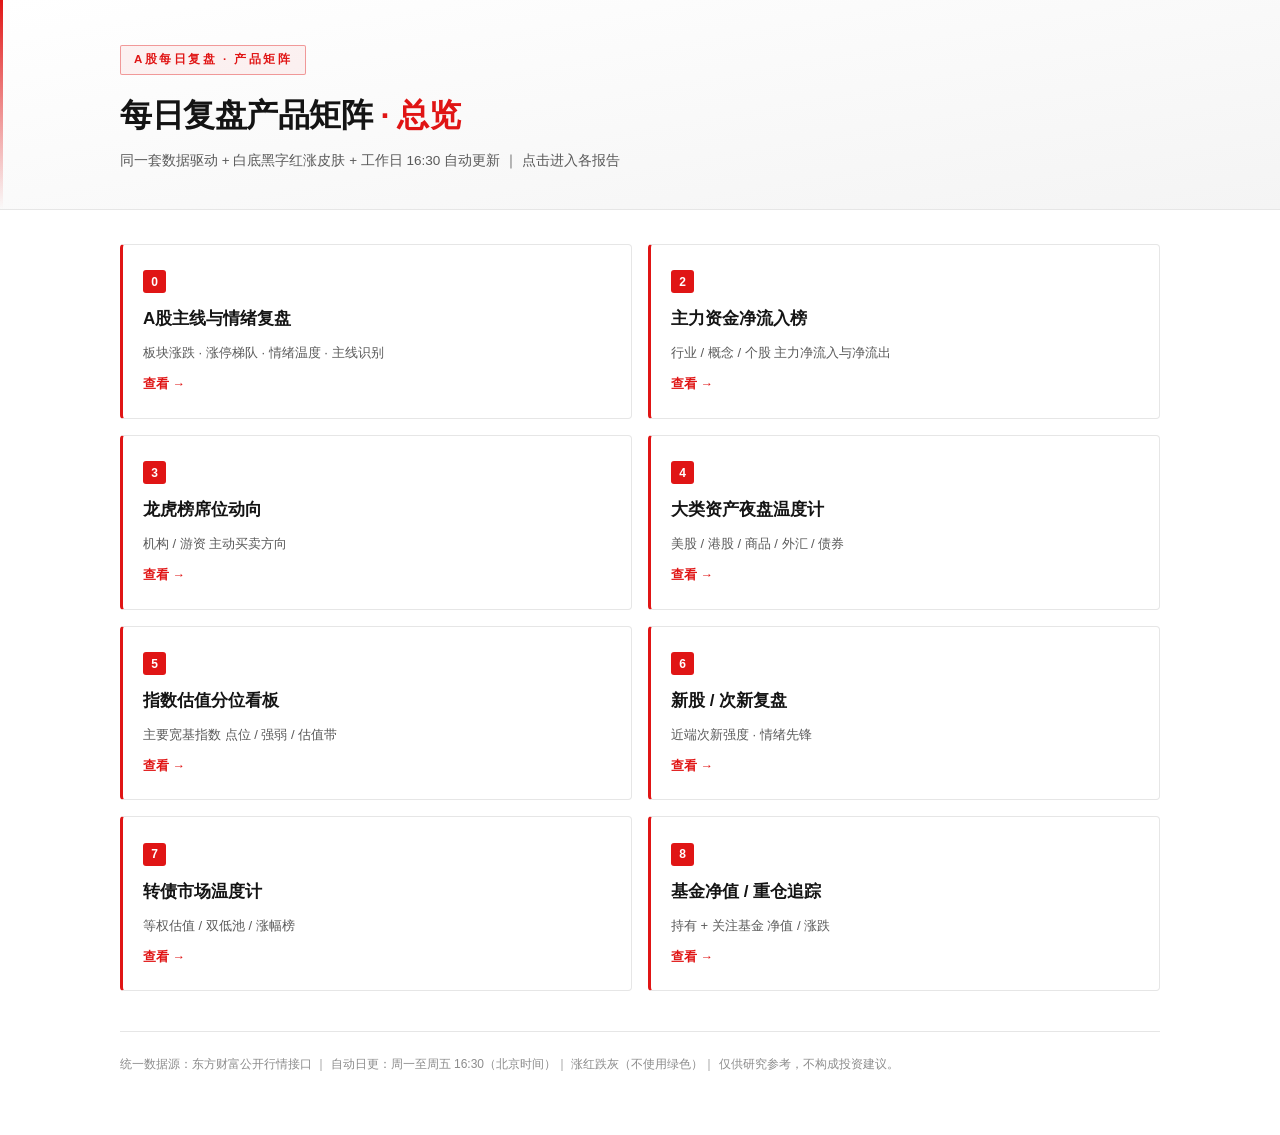
<file: index.html>
<!DOCTYPE html>
<html lang="zh-CN">
<head>
<meta charset="UTF-8">
<meta name="viewport" content="width=device-width, initial-scale=1.0">
<title>A股每日复盘产品矩阵 · 总览</title>
<style>
:root{--bg:#ffffff;--card:#ffffff;--line:#e6e6e6;--line2:#d4d4d4;--txt:#141414;--txt2:#5a5a5a;--txt3:#8c8c8c;--up:#e01515;--upbg:rgba(224,21,21,.07);--dnbg:rgba(136,136,136,.10)}
*{margin:0;padding:0;box-sizing:border-box}
body{background:var(--bg);color:var(--txt);font-family:-apple-system,BlinkMacSystemFont,"PingFang SC","Microsoft YaHei",sans-serif;line-height:1.7;padding:0 0 60px}
.wrap{max-width:1080px;margin:0 auto;padding:0 20px}
header{background:linear-gradient(170deg,#ffffff,#f4f4f4);border-bottom:1px solid var(--line);padding:44px 0 36px;margin-bottom:34px;position:relative;overflow:hidden}
header::before{content:"";position:absolute;left:0;top:0;bottom:0;width:3px;background:linear-gradient(180deg,var(--up),transparent)}
.tag{display:inline-block;font-size:11.5px;letter-spacing:2.5px;color:var(--up);border:1px solid rgba(224,21,21,.4);background:rgba(224,21,21,.05);padding:4px 13px;border-radius:2px;margin-bottom:18px;font-weight:600}
h1{font-size:32px;font-weight:800;letter-spacing:-.5px;line-height:1.38;margin-bottom:13px}
.sub{color:var(--txt2);font-size:13.5px}
.grid{display:grid;grid-template-columns:repeat(2,1fr);gap:16px}
.card{background:var(--card);border:1px solid var(--line);border-radius:4px;padding:22px 20px;display:block;text-decoration:none;color:inherit;transition:.15s;border-left:3px solid var(--up);position:relative;overflow:hidden}
.card:hover{border-color:rgba(224,21,21,.4);background:linear-gradient(135deg,rgba(224,21,21,.04),transparent 60%)}
.card .n{font-size:12px;font-weight:800;color:#fff;background:var(--up);width:23px;height:23px;border-radius:3px;display:inline-flex;align-items:center;justify-content:center;margin-bottom:12px}
.card h3{font-size:17px;font-weight:800;margin-bottom:8px;color:var(--txt)}
.card p{font-size:13px;color:var(--txt2);margin-bottom:10px}
.card .go{font-size:12.5px;color:var(--up);font-weight:700}
footer{border-top:1px solid var(--line);margin-top:40px;padding-top:22px;font-size:12px;color:var(--txt3)}
@media(max-width:760px){.grid{grid-template-columns:1fr}h1{font-size:23px}}
</style>
</head>
<body>
<header><div class="wrap">
  <span class="tag">A股每日复盘 · 产品矩阵</span>
  <h1>每日复盘产品矩阵 <span style="color:var(--up)">· 总览</span></h1>
  <div class="sub">同一套数据驱动 + 白底黑字红涨皮肤 + 工作日 16:30 自动更新 ｜ 点击进入各报告</div>
</div></header>
<div class="wrap">
  <div class="grid">
    <a class="card" href="sentiment.html"><div class="n">0</div><h3>A股主线与情绪复盘</h3><p>板块涨跌 · 涨停梯队 · 情绪温度 · 主线识别</p><div class="go">查看 →</div></a>
    <a class="card" href="fundflow.html"><div class="n">2</div><h3>主力资金净流入榜</h3><p>行业 / 概念 / 个股 主力净流入与净流出</p><div class="go">查看 →</div></a>
    <a class="card" href="lhb.html"><div class="n">3</div><h3>龙虎榜席位动向</h3><p>机构 / 游资 主动买卖方向</p><div class="go">查看 →</div></a>
    <a class="card" href="global.html"><div class="n">4</div><h3>大类资产夜盘温度计</h3><p>美股 / 港股 / 商品 / 外汇 / 债券</p><div class="go">查看 →</div></a>
    <a class="card" href="valuation.html"><div class="n">5</div><h3>指数估值分位看板</h3><p>主要宽基指数 点位 / 强弱 / 估值带</p><div class="go">查看 →</div></a>
    <a class="card" href="ipo.html"><div class="n">6</div><h3>新股 / 次新复盘</h3><p>近端次新强度 · 情绪先锋</p><div class="go">查看 →</div></a>
    <a class="card" href="bond.html"><div class="n">7</div><h3>转债市场温度计</h3><p>等权估值 / 双低池 / 涨幅榜</p><div class="go">查看 →</div></a>
    <a class="card" href="fund.html"><div class="n">8</div><h3>基金净值 / 重仓追踪</h3><p>持有 + 关注基金 净值 / 涨跌</p><div class="go">查看 →</div></a>
  </div>
  <footer>统一数据源：东方财富公开行情接口 ｜ 自动日更：周一至周五 16:30（北京时间）｜ 涨红跌灰（不使用绿色）｜ 仅供研究参考，不构成投资建议。</footer>
</div>
</body>
</html>
</file>
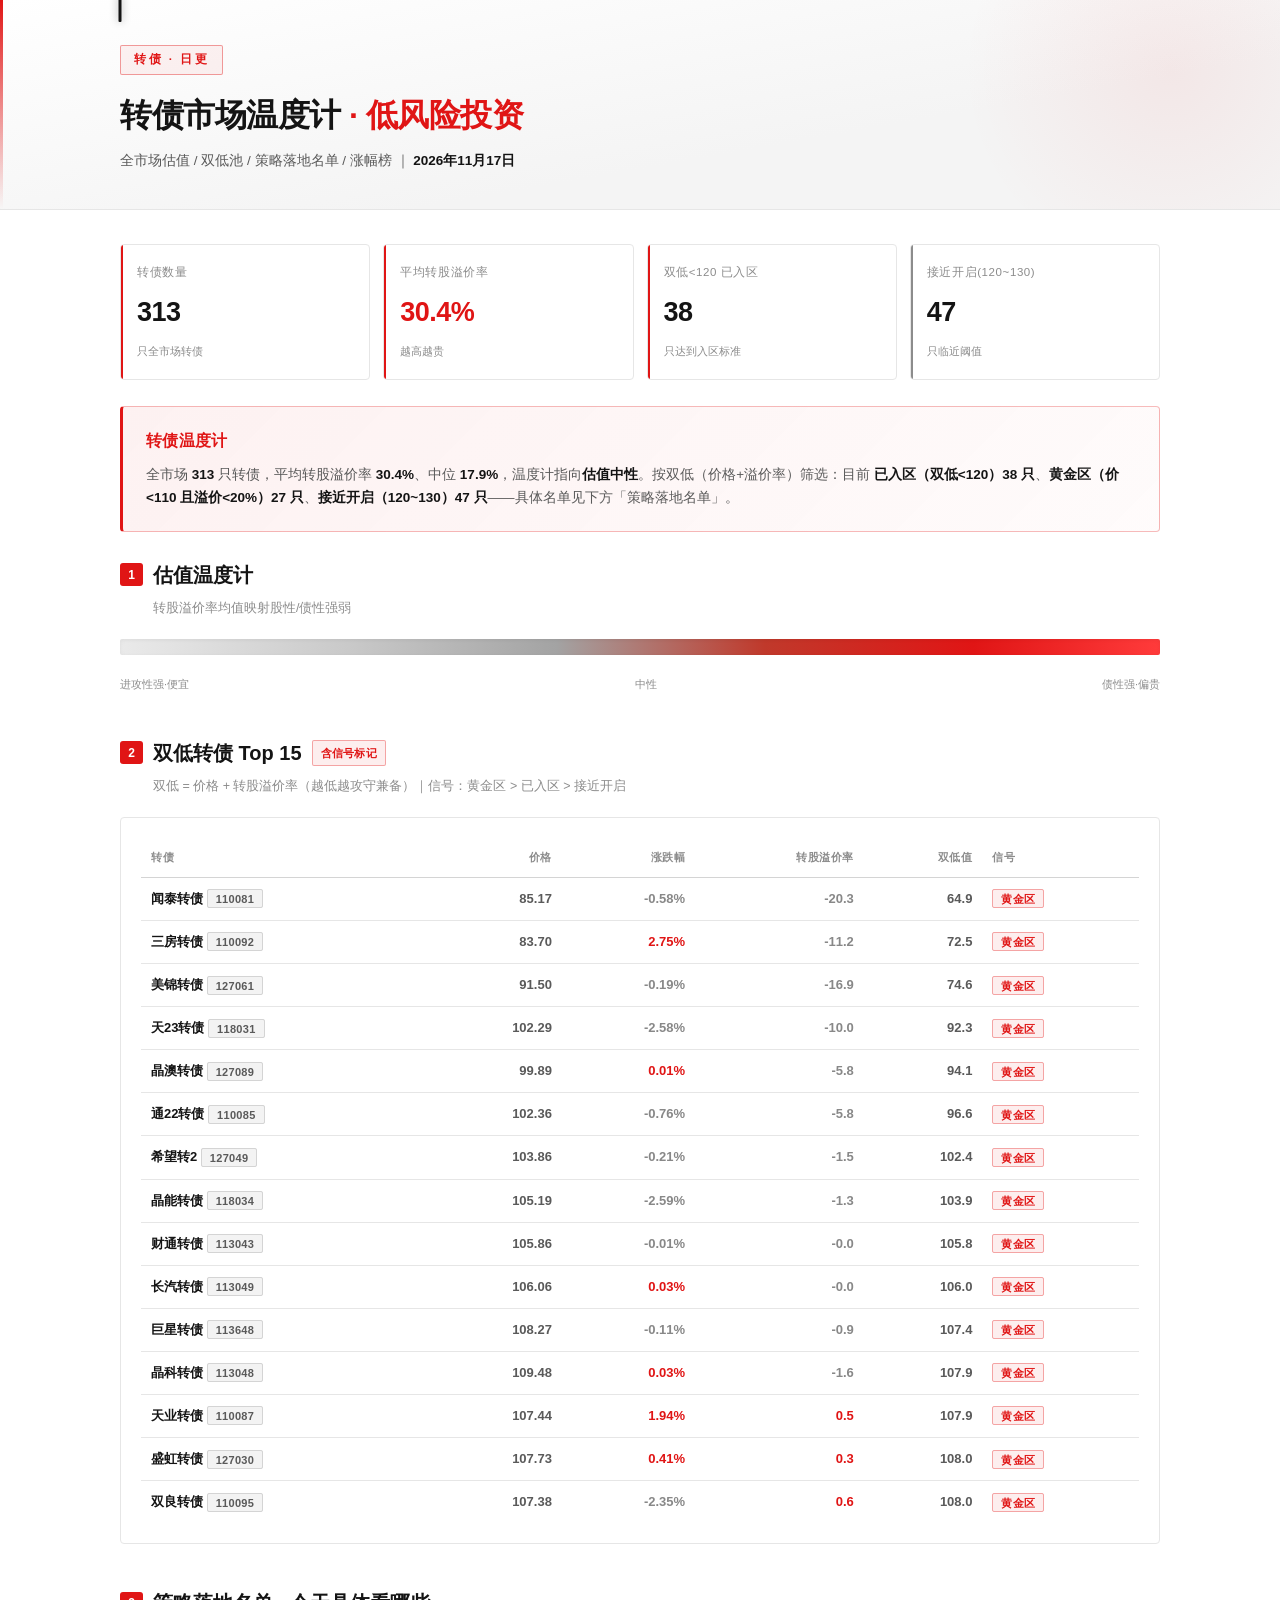
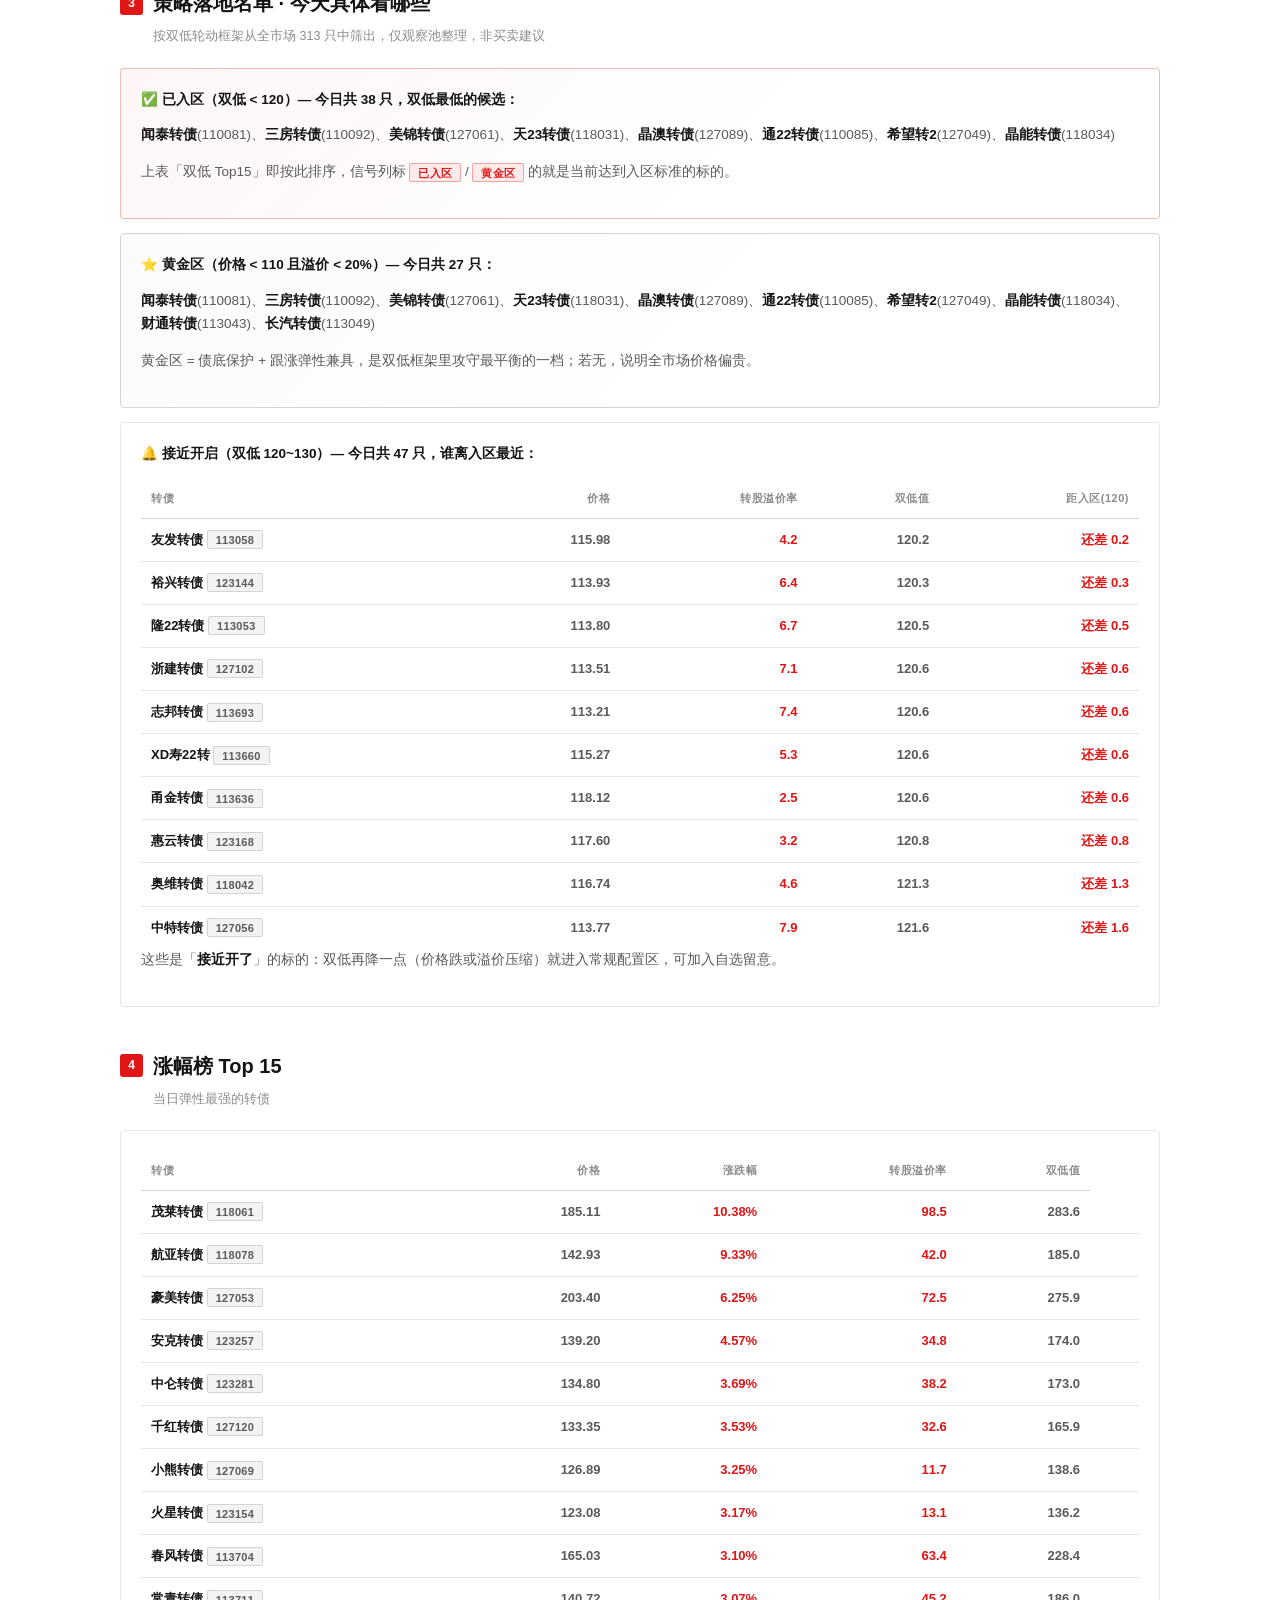
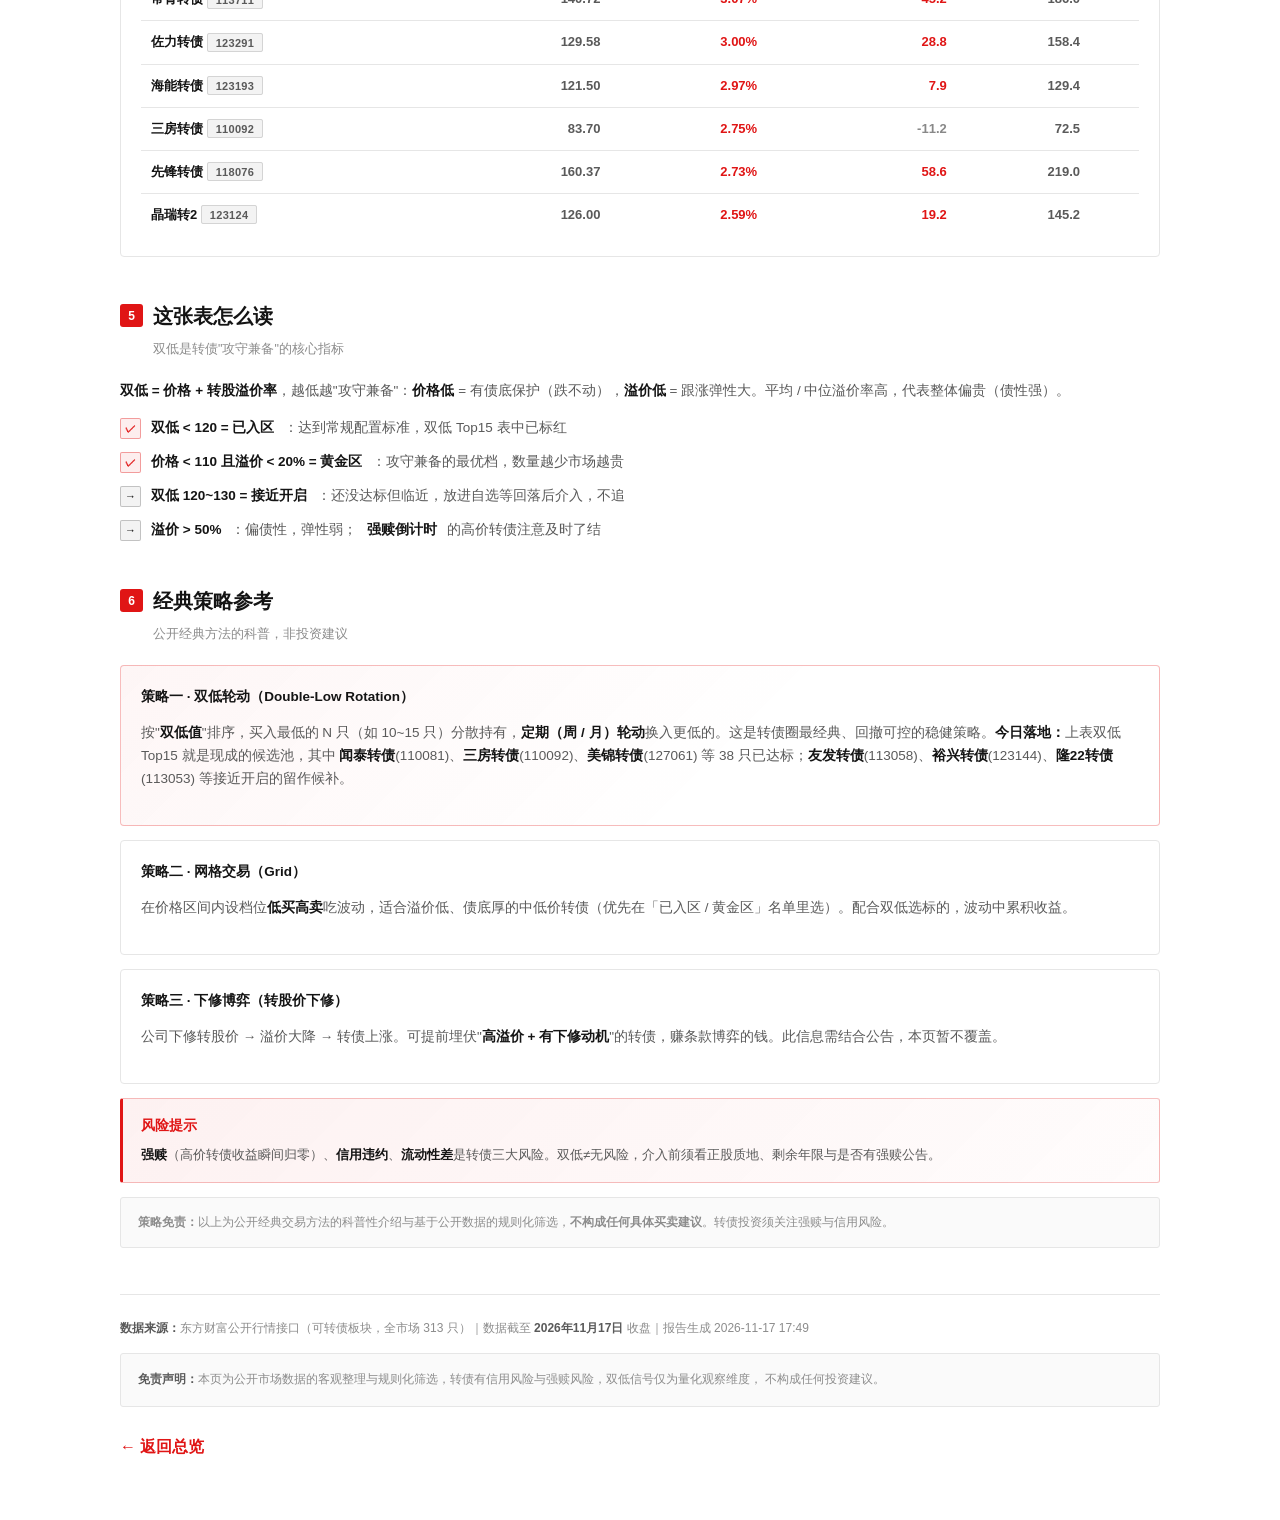
<file: bond.html>
<!DOCTYPE html>
<html lang="zh-CN">
<head>
<meta charset="UTF-8">
<meta name="viewport" content="width=device-width, initial-scale=1.0">
<title>转债市场温度计 · 2026年11月17日</title>
<style>/* ============================================================
   A股主线与情绪复盘 — 白底·黑字·红涨配色
   涨 = 红 ｜ 跌 = 灰（不使用绿色）
   ============================================================ */

:root{
  /* 基础：白 */
  --bg:#ffffff;
  --bg2:#f6f6f6;
  --card:#ffffff;
  --card2:#f7f7f7;
  --line:#e6e6e6;
  --line2:#d4d4d4;

  /* 文字：黑 / 灰阶 */
  --txt:#141414;
  --txt2:#5a5a5a;
  --txt3:#8c8c8c;

  /* 涨 = 红 */
  --up:#e01515;
  --up2:#ff3b3b;
  --upbg:rgba(224,21,21,.07);

  /* 跌 = 灰（去绿） */
  --dn:#888888;
  --dn2:#5f5f5f;
  --dnbg:rgba(136,136,136,.10);

  /* 强调 = 红 */
  --acc:#e01515;
  --acc2:#ff3b3b;
  --accbg:rgba(224,21,21,.06);

  /* 中性替代色（原蓝/紫/青统一归灰） */
  --blue:#8c8c8c;
  --purple:#8c8c8c;
  --cyan:#8c8c8c;
}

*{margin:0;padding:0;box-sizing:border-box}

body{
  background:var(--bg); color:var(--txt);
  font-family:-apple-system,BlinkMacSystemFont,"PingFang SC","Microsoft YaHei","Helvetica Neue",sans-serif;
  line-height:1.7; -webkit-font-smoothing:antialiased;
  padding:0 0 60px;
}
.wrap{max-width:1080px;margin:0 auto;padding:0 20px}

/* ---------------- HEADER ---------------- */
header{
  background:linear-gradient(170deg,#ffffff 0%,#f4f4f4 65%);
  border-bottom:1px solid var(--line);
  padding:44px 0 36px; margin-bottom:34px;
  position:relative; overflow:hidden;
}
header::before{
  content:""; position:absolute; left:0; top:0; bottom:0; width:3px;
  background:linear-gradient(180deg,var(--up),transparent);
}
header::after{
  content:""; position:absolute; top:-140px; right:-100px;
  width:420px; height:420px; border-radius:50%;
  background:radial-gradient(circle,rgba(224,21,21,.06),transparent 70%);
}
.tag{
  display:inline-block; font-size:11.5px; letter-spacing:2.5px;
  color:var(--up); border:1px solid rgba(224,21,21,.40);
  background:rgba(224,21,21,.05);
  padding:4px 13px; border-radius:2px; margin-bottom:18px;
  font-weight:600;
}
h1{font-size:32px;font-weight:800;letter-spacing:-.5px;line-height:1.38;margin-bottom:13px;color:var(--txt)}
h1 .em{color:var(--up)}
.sub{color:var(--txt2);font-size:13.5px}
.sub b{color:var(--txt)}

/* ---------------- KPI ---------------- */
.kpis{display:grid;grid-template-columns:repeat(4,1fr);gap:13px;margin:26px 0 8px}
.kpi{
  background:var(--card); border:1px solid var(--line);
  border-radius:4px; padding:18px 16px; position:relative; overflow:hidden;
}
.kpi::before{content:"";position:absolute;left:0;top:0;bottom:0;width:2px;background:var(--line2)}
.kpi.up::before{background:var(--up)}
.kpi.dn::before{background:var(--dn)}
.kpi.ac::before{background:var(--acc)}
.kpi.bl::before{background:var(--blue)}
.kpi .lb{font-size:11.5px;color:var(--txt3);margin-bottom:8px;letter-spacing:.6px}
.kpi .vl{font-size:27px;font-weight:800;letter-spacing:-.5px;font-variant-numeric:tabular-nums}
.kpi .nt{font-size:11px;color:var(--txt3);margin-top:6px}

/* 色彩工具类：涨红 跌灰 */
.c-up{color:var(--up)}
.c-dn{color:var(--dn)}
.c-ac{color:var(--acc)}
.c-bl{color:var(--blue)}
.c-cy{color:var(--cyan)}
.c-pu{color:var(--purple)}

/* ---------------- VERDICT ---------------- */
.verdict{
  background:linear-gradient(135deg,rgba(224,21,21,.06),rgba(224,21,21,.015));
  border:1px solid rgba(224,21,21,.28); border-left:3px solid var(--up);
  border-radius:4px; padding:21px 23px; margin:26px 0;
}
.verdict .t{font-size:15.5px;font-weight:800;color:var(--up);margin-bottom:10px;letter-spacing:.3px}
.verdict p{font-size:13.5px;color:var(--txt2)}
.verdict p b{color:var(--txt)}

/* ---------------- SECTION ---------------- */
section{margin-bottom:42px}
h2{font-size:20px;font-weight:800;margin-bottom:6px;display:flex;align-items:center;gap:10px;color:var(--txt)}
h2 .n{
  font-size:12px;font-weight:800;color:#fff;background:var(--up);
  width:23px;height:23px;border-radius:3px;display:flex;
  align-items:center;justify-content:center;flex:0 0 auto;
}
.h2sub{font-size:12.5px;color:var(--txt3);margin-bottom:20px;padding-left:33px}
h3{font-size:15px;font-weight:700;margin:24px 0 12px;color:var(--txt)}
h3::before{content:"";display:inline-block;width:3px;height:14px;background:var(--up);
  border-radius:1px;margin-right:9px;vertical-align:-2px}

p.body{font-size:13.5px;color:var(--txt2);margin-bottom:14px}
p.body b{color:var(--txt)}
p.body .up{color:var(--up);font-weight:700}
p.body .dn{color:var(--dn);font-weight:700}

/* ---------------- CARD ---------------- */
.card{
  background:var(--card);border:1px solid var(--line);
  border-radius:4px;padding:20px;margin-bottom:14px;
}
.card.hl{border-color:rgba(224,21,21,.28);background:linear-gradient(135deg,rgba(224,21,21,.04),transparent 60%)}
.card.hl2{border-color:var(--line2);background:linear-gradient(135deg,rgba(20,20,20,.02),transparent 60%)}
.card .ct{font-size:13.5px;font-weight:700;margin-bottom:13px;display:flex;align-items:center;gap:8px;flex-wrap:wrap;color:var(--txt)}

/* 徽标 */
.badge{font-size:11px;padding:2.5px 8px;border-radius:2px;font-weight:700;letter-spacing:.3px}
.bg-up{background:var(--upbg);color:var(--up);border:1px solid rgba(224,21,21,.34)}
.bg-dn{background:var(--dnbg);color:var(--dn2);border:1px solid rgba(136,136,136,.30)}
.bg-ac{background:var(--accbg);color:var(--up);border:1px solid rgba(224,21,21,.34)}
.bg-bl{background:rgba(140,140,140,.12);color:var(--dn2);border:1px solid var(--line2)}
.bg-gy{background:rgba(140,140,140,.10);color:var(--txt2);border:1px solid var(--line2)}

/* ---------------- TABLE ---------------- */
table{width:100%;border-collapse:collapse;font-size:13px}
th{
  text-align:left;font-size:11px;color:var(--txt3);font-weight:700;
  padding:10px;border-bottom:1px solid var(--line2);white-space:nowrap;letter-spacing:.5px;
}
td{padding:10px;border-bottom:1px solid var(--line);color:var(--txt2);font-variant-numeric:tabular-nums}
tbody tr:last-child td{border-bottom:none}
tbody tr:hover{background:rgba(20,20,20,.035)}
td.nm{color:var(--txt);font-weight:600}
td.num{text-align:right}
th.num{text-align:right}
.mono{font-variant-numeric:tabular-nums;font-weight:700}

/* ---------------- 条形图 ---------------- */
.bars{display:flex;flex-direction:column;gap:9px;margin:6px 0 4px}
.bar-row{display:grid;grid-template-columns:104px 1fr 82px;gap:12px;align-items:center}
.bar-lb{font-size:12.5px;color:var(--txt2);text-align:right;white-space:nowrap;overflow:hidden;text-overflow:ellipsis}
.bar-track{height:22px;background:rgba(20,20,20,.045);border-radius:2px;position:relative;overflow:hidden}
.bar-fill{height:100%;border-radius:2px;position:relative;transition:width .8s cubic-bezier(.2,.8,.3,1)}
.bar-fill.up{background:linear-gradient(90deg,rgba(224,21,21,.42),var(--up))}
.bar-fill.dn{background:linear-gradient(90deg,rgba(136,136,136,.28),var(--dn))}
.bar-fill.mix{background:linear-gradient(90deg,rgba(20,20,20,.10),rgba(20,20,20,.40))}
.bar-vl{font-size:12.5px;font-weight:700;font-variant-numeric:tabular-nums;text-align:right}

/* ---------------- 涨停梯队 ---------------- */
.ladder{display:flex;flex-direction:column;gap:10px}
.rung{display:grid;grid-template-columns:80px 1fr;gap:14px;align-items:stretch}
.rung-h{
  background:linear-gradient(135deg,rgba(224,21,21,.12),rgba(224,21,21,.03));
  border:1px solid rgba(224,21,21,.26); border-radius:3px;
  display:flex;flex-direction:column;align-items:center;justify-content:center;padding:10px 4px;
}
.rung-h .n{font-size:22px;font-weight:900;color:var(--up);line-height:1}
.rung-h .t{font-size:10.5px;color:var(--txt3);margin-top:3px}
.rung-h.low{
  background:linear-gradient(135deg,rgba(20,20,20,.04),rgba(20,20,20,.01));
  border-color:rgba(20,20,20,.18);
}
.rung-h.low .n{color:var(--txt)}
.rung-b{
  background:var(--card2);border:1px solid var(--line);border-radius:3px;
  padding:11px 14px;display:flex;flex-wrap:wrap;gap:8px;align-items:center;
}
.stk{
  font-size:12px;padding:4px 10px;border-radius:2px;
  background:rgba(224,21,21,.08);color:var(--up);
  border:1px solid rgba(224,21,21,.20);white-space:nowrap;
}
.stk .s{color:var(--txt3);font-size:10.5px;margin-left:3px}
.stk.g{background:rgba(20,20,20,.03);color:var(--txt2);border-color:var(--line2)}
.stk.g .s{color:var(--txt3)}

/* ---------------- 温度计 ---------------- */
.gauge{margin:10px 0 20px}
.gauge-track{
  height:16px;border-radius:2px;position:relative;
  /* 冷 → 热：浅灰 → 中灰 → 暗红 → 亮红 */
  background:linear-gradient(90deg,#eaeaea 0%,#c9c9c9 22%,#a3a3a3 42%,#c0392b 62%,#e01515 82%,#ff3b3b 100%);
  box-shadow:inset 0 1px 4px rgba(0,0,0,.06);
}
.gauge-mark{
  position:absolute;top:-6px;width:3px;height:28px;border-radius:1px;
  background:var(--txt);box-shadow:0 0 8px rgba(20,20,20,.4);
  transform:translateX(-50%);
}
.gauge-mark::after{
  content:attr(data-lb);position:absolute;top:-25px;left:50%;transform:translateX(-50%);
  font-size:11.5px;font-weight:800;background:var(--up);
  padding:2px 8px;border-radius:2px;white-space:nowrap;color:#fff;
}
.gauge-scale{display:flex;justify-content:space-between;font-size:11px;color:var(--txt3);margin-top:9px}

/* ---------------- 四指标 ---------------- */
.mgrid{display:grid;grid-template-columns:repeat(4,1fr);gap:12px}
.mbox{background:var(--card2);border:1px solid var(--line);border-radius:4px;padding:16px 13px;text-align:center}
.mbox .mv{font-size:24px;font-weight:900;letter-spacing:-.5px;font-variant-numeric:tabular-nums;line-height:1.15}
.mbox .ml{font-size:11px;color:var(--txt3);margin-top:7px;line-height:1.5}

/* ---------------- 预警 / 支撑 ---------------- */
.warn{
  background:linear-gradient(135deg,rgba(224,21,21,.06),rgba(224,21,21,.01));
  border:1px solid rgba(224,21,21,.26); border-left:3px solid var(--up);
  border-radius:3px; padding:16px 18px; margin-bottom:12px;
}
.warn .wt{font-size:13.5px;font-weight:800;color:var(--up);margin-bottom:6px}
.warn p{font-size:13px;color:var(--txt2)}
.warn p b{color:var(--txt)}

.ok{
  background:linear-gradient(135deg,rgba(20,20,20,.025),transparent);
  border:1px solid var(--line2); border-left:3px solid var(--txt);
  border-radius:3px; padding:16px 18px; margin-bottom:12px;
}
.ok .wt{font-size:13.5px;font-weight:800;color:var(--txt);margin-bottom:6px}
.ok p{font-size:13px;color:var(--txt2)}
.ok p b{color:var(--txt)}

/* ---------------- 清单 ---------------- */
.ck{list-style:none;display:flex;flex-direction:column;gap:11px}
/* 用 flex 而非 grid：li 里的裸文本节点才能跟随 <b> 正常换行（grid 会把裸文本塞进 24px 窄列导致竖排） */
.ck li{display:flex;gap:10px;font-size:13.5px;
  color:var(--txt2); align-items:flex-start;list-style:none}
.ck li .ic{
  flex:0 0 21px;width:21px;height:21px;border-radius:2px;display:flex;align-items:center;
  justify-content:center;font-size:11px;font-weight:800;margin-top:1px;
  border:1px solid var(--line2);background:rgba(20,20,20,.03);color:var(--txt2);
}
.ck li .ic.r{background:var(--upbg);color:var(--up);border-color:rgba(224,21,21,.38)}
.ck li .ic.g{background:rgba(20,20,20,.05);color:var(--txt);border-color:rgba(20,20,20,.22)}
.ck li .ic.a{background:rgba(20,20,20,.03);color:var(--txt2);border-color:var(--line2)}
.ck li b{color:var(--txt)}

/* ---------------- 图例 ---------------- */
.legend{display:flex;flex-direction:column;gap:9px;font-size:12.5px;color:var(--txt2)}
.legend div{display:flex;align-items:center;gap:8px}
.dot{width:11px;height:11px;border-radius:2px;flex:0 0 auto}

/* ---------------- FOOTER ---------------- */
footer{
  border-top:1px solid var(--line);margin-top:46px;padding-top:22px;
  font-size:12px;color:var(--txt3);line-height:1.85;
}
footer b{color:var(--txt2)}
.disc{
  background:rgba(20,20,20,.02);border:1px solid var(--line);
  border-radius:3px;padding:15px 17px;margin-top:14px;font-size:11.5px;color:var(--txt3);
}

/* ---------------- 响应式 ---------------- */
@media (max-width:760px){
  h1{font-size:23px}
  .kpis{grid-template-columns:repeat(2,1fr)}
  .mgrid{grid-template-columns:repeat(2,1fr)}
  .bar-row{grid-template-columns:78px 1fr 70px}
  .rung{grid-template-columns:64px 1fr}
  .wrap{padding:0 14px}
  table{font-size:12px}
  td,th{padding:8px 6px}
}
</style>
</head>
<body>
<header>
  <div class="wrap">
    <span class="tag">转债 · 日更</span>
    <h1>转债市场温度计 <span class="em">· 低风险投资</span></h1>
    <div class="sub">全市场估值 / 双低池 / 策略落地名单 / 涨幅榜 ｜ <b>2026年11月17日</b></div>
  </div>
</header>
<div class="wrap">
  <div class="kpis"><div class="kpi up"><div class="lb">转债数量</div><div class="vl">313</div><div class="nt">只全市场转债</div></div><div class="kpi up"><div class="lb">平均转股溢价率</div><div class="vl c-up">30.4%</div><div class="nt">越高越贵</div></div><div class="kpi up"><div class="lb">双低&lt;120 已入区</div><div class="vl">38</div><div class="nt">只达到入区标准</div></div><div class="kpi bl"><div class="lb">接近开启(120~130)</div><div class="vl">47</div><div class="nt">只临近阈值</div></div></div>
  <div class="verdict"><div class="t">转债温度计</div><p>全市场 <b>313</b> 只转债，平均转股溢价率 <b class='c-up'>30.4%</b>、中位 <b>17.9%</b>，温度计指向<b>估值中性</b>。按双低（价格+溢价率）筛选：目前 <b class='c-up'>已入区（双低&lt;120）38 只</b>、<b>黄金区（价&lt;110 且溢价&lt;20%）27 只</b>、<b>接近开启（120~130）47 只</b>——具体名单见下方「策略落地名单」。</p></div>

  <section>
    <h2><span class="n">1</span>估值温度计</h2>
    <div class="h2sub">转股溢价率均值映射股性/债性强弱</div>
    <div class="gauge">
      <div class="gauge-track"></div>
      <div class="gauge-mark" style="left:%d%%" data-lb="%s"></div>
    </div>
    <div class="gauge-scale"><span>进攻性强·便宜</span><span>中性</span><span>债性强·偏贵</span></div>
  </section>

  <section>
    <h2><span class="n">2</span>双低转债 Top 15 <span class="badge bg-up">含信号标记</span></h2>
    <div class="h2sub">双低 = 价格 + 转股溢价率（越低越攻守兼备）｜信号：黄金区 &gt; 已入区 &gt; 接近开启</div>
    <div class="card">
      <table>
        <thead><tr><th>转债</th><th class="num">价格</th><th class="num">涨跌幅</th><th class="num">转股溢价率</th><th class="num">双低值</th><th>信号</th></tr></thead>
        <tbody><tr><td class="nm">闻泰转债 <span class="badge bg-gy">110081</span></td><td class="num mono">85.17</td><td class="num mono c-dn">-0.58%</td><td class="num mono c-dn">-20.3</td><td class="num mono">64.9</td><td><span class="badge bg-up">黄金区</span></td></tr><tr><td class="nm">三房转债 <span class="badge bg-gy">110092</span></td><td class="num mono">83.70</td><td class="num mono c-up">2.75%</td><td class="num mono c-dn">-11.2</td><td class="num mono">72.5</td><td><span class="badge bg-up">黄金区</span></td></tr><tr><td class="nm">美锦转债 <span class="badge bg-gy">127061</span></td><td class="num mono">91.50</td><td class="num mono c-dn">-0.19%</td><td class="num mono c-dn">-16.9</td><td class="num mono">74.6</td><td><span class="badge bg-up">黄金区</span></td></tr><tr><td class="nm">天23转债 <span class="badge bg-gy">118031</span></td><td class="num mono">102.29</td><td class="num mono c-dn">-2.58%</td><td class="num mono c-dn">-10.0</td><td class="num mono">92.3</td><td><span class="badge bg-up">黄金区</span></td></tr><tr><td class="nm">晶澳转债 <span class="badge bg-gy">127089</span></td><td class="num mono">99.89</td><td class="num mono c-up">0.01%</td><td class="num mono c-dn">-5.8</td><td class="num mono">94.1</td><td><span class="badge bg-up">黄金区</span></td></tr><tr><td class="nm">通22转债 <span class="badge bg-gy">110085</span></td><td class="num mono">102.36</td><td class="num mono c-dn">-0.76%</td><td class="num mono c-dn">-5.8</td><td class="num mono">96.6</td><td><span class="badge bg-up">黄金区</span></td></tr><tr><td class="nm">希望转2 <span class="badge bg-gy">127049</span></td><td class="num mono">103.86</td><td class="num mono c-dn">-0.21%</td><td class="num mono c-dn">-1.5</td><td class="num mono">102.4</td><td><span class="badge bg-up">黄金区</span></td></tr><tr><td class="nm">晶能转债 <span class="badge bg-gy">118034</span></td><td class="num mono">105.19</td><td class="num mono c-dn">-2.59%</td><td class="num mono c-dn">-1.3</td><td class="num mono">103.9</td><td><span class="badge bg-up">黄金区</span></td></tr><tr><td class="nm">财通转债 <span class="badge bg-gy">113043</span></td><td class="num mono">105.86</td><td class="num mono c-dn">-0.01%</td><td class="num mono c-dn">-0.0</td><td class="num mono">105.8</td><td><span class="badge bg-up">黄金区</span></td></tr><tr><td class="nm">长汽转债 <span class="badge bg-gy">113049</span></td><td class="num mono">106.06</td><td class="num mono c-up">0.03%</td><td class="num mono c-dn">-0.0</td><td class="num mono">106.0</td><td><span class="badge bg-up">黄金区</span></td></tr><tr><td class="nm">巨星转债 <span class="badge bg-gy">113648</span></td><td class="num mono">108.27</td><td class="num mono c-dn">-0.11%</td><td class="num mono c-dn">-0.9</td><td class="num mono">107.4</td><td><span class="badge bg-up">黄金区</span></td></tr><tr><td class="nm">晶科转债 <span class="badge bg-gy">113048</span></td><td class="num mono">109.48</td><td class="num mono c-up">0.03%</td><td class="num mono c-dn">-1.6</td><td class="num mono">107.9</td><td><span class="badge bg-up">黄金区</span></td></tr><tr><td class="nm">天业转债 <span class="badge bg-gy">110087</span></td><td class="num mono">107.44</td><td class="num mono c-up">1.94%</td><td class="num mono c-up">0.5</td><td class="num mono">107.9</td><td><span class="badge bg-up">黄金区</span></td></tr><tr><td class="nm">盛虹转债 <span class="badge bg-gy">127030</span></td><td class="num mono">107.73</td><td class="num mono c-up">0.41%</td><td class="num mono c-up">0.3</td><td class="num mono">108.0</td><td><span class="badge bg-up">黄金区</span></td></tr><tr><td class="nm">双良转债 <span class="badge bg-gy">110095</span></td><td class="num mono">107.38</td><td class="num mono c-dn">-2.35%</td><td class="num mono c-up">0.6</td><td class="num mono">108.0</td><td><span class="badge bg-up">黄金区</span></td></tr></tbody>
      </table>
    </div>
  </section>

  <section>
    <h2><span class="n">3</span>策略落地名单 · 今天具体看哪些</h2>
    <div class="h2sub">按双低轮动框架从全市场 313 只中筛出，仅观察池整理，非买卖建议</div>

    <div class="card hl">
      <div class="ct">✅ 已入区（双低 &lt; 120）— 今日共 38 只，双低最低的候选：</div>
      <p class="body"><b>闻泰转债</b>(110081)、<b>三房转债</b>(110092)、<b>美锦转债</b>(127061)、<b>天23转债</b>(118031)、<b>晶澳转债</b>(127089)、<b>通22转债</b>(110085)、<b>希望转2</b>(127049)、<b>晶能转债</b>(118034)</p>
      <p class="body nt3">上表「双低 Top15」即按此排序，信号列标 <span class="badge bg-up">已入区</span> / <span class="badge bg-up">黄金区</span> 的就是当前达到入区标准的标的。</p>
    </div>

    <div class="card hl2">
      <div class="ct">⭐ 黄金区（价格 &lt; 110 且溢价 &lt; 20%）— 今日共 27 只：</div>
      <p class="body"><b>闻泰转债</b>(110081)、<b>三房转债</b>(110092)、<b>美锦转债</b>(127061)、<b>天23转债</b>(118031)、<b>晶澳转债</b>(127089)、<b>通22转债</b>(110085)、<b>希望转2</b>(127049)、<b>晶能转债</b>(118034)、<b>财通转债</b>(113043)、<b>长汽转债</b>(113049)</p>
      <p class="body nt3">黄金区 = 债底保护 + 跟涨弹性兼具，是双低框架里攻守最平衡的一档；若无，说明全市场价格偏贵。</p>
    </div>

    <div class="card">
      <div class="ct">🔔 接近开启（双低 120~130）— 今日共 47 只，谁离入区最近：</div>
      <table>
        <thead><tr><th>转债</th><th class="num">价格</th><th class="num">转股溢价率</th><th class="num">双低值</th><th class="num">距入区(120)</th></tr></thead>
        <tbody><tr><td class="nm">友发转债 <span class="badge bg-gy">113058</span></td><td class="num mono">115.98</td><td class="num mono c-up">4.2</td><td class="num mono">120.2</td><td class="num mono c-up">还差 0.2</td></tr><tr><td class="nm">裕兴转债 <span class="badge bg-gy">123144</span></td><td class="num mono">113.93</td><td class="num mono c-up">6.4</td><td class="num mono">120.3</td><td class="num mono c-up">还差 0.3</td></tr><tr><td class="nm">隆22转债 <span class="badge bg-gy">113053</span></td><td class="num mono">113.80</td><td class="num mono c-up">6.7</td><td class="num mono">120.5</td><td class="num mono c-up">还差 0.5</td></tr><tr><td class="nm">浙建转债 <span class="badge bg-gy">127102</span></td><td class="num mono">113.51</td><td class="num mono c-up">7.1</td><td class="num mono">120.6</td><td class="num mono c-up">还差 0.6</td></tr><tr><td class="nm">志邦转债 <span class="badge bg-gy">113693</span></td><td class="num mono">113.21</td><td class="num mono c-up">7.4</td><td class="num mono">120.6</td><td class="num mono c-up">还差 0.6</td></tr><tr><td class="nm">XD寿22转 <span class="badge bg-gy">113660</span></td><td class="num mono">115.27</td><td class="num mono c-up">5.3</td><td class="num mono">120.6</td><td class="num mono c-up">还差 0.6</td></tr><tr><td class="nm">甬金转债 <span class="badge bg-gy">113636</span></td><td class="num mono">118.12</td><td class="num mono c-up">2.5</td><td class="num mono">120.6</td><td class="num mono c-up">还差 0.6</td></tr><tr><td class="nm">惠云转债 <span class="badge bg-gy">123168</span></td><td class="num mono">117.60</td><td class="num mono c-up">3.2</td><td class="num mono">120.8</td><td class="num mono c-up">还差 0.8</td></tr><tr><td class="nm">奥维转债 <span class="badge bg-gy">118042</span></td><td class="num mono">116.74</td><td class="num mono c-up">4.6</td><td class="num mono">121.3</td><td class="num mono c-up">还差 1.3</td></tr><tr><td class="nm">中特转债 <span class="badge bg-gy">127056</span></td><td class="num mono">113.77</td><td class="num mono c-up">7.9</td><td class="num mono">121.6</td><td class="num mono c-up">还差 1.6</td></tr></tbody>
      </table>
      <p class="body nt3">这些是「<b>接近开了</b>」的标的：双低再降一点（价格跌或溢价压缩）就进入常规配置区，可加入自选留意。</p>
    </div>
  </section>

  <section>
    <h2><span class="n">4</span>涨幅榜 Top 15</h2>
    <div class="h2sub">当日弹性最强的转债</div>
    <div class="card">
      <table>
        <thead><tr><th>转债</th><th class="num">价格</th><th class="num">涨跌幅</th><th class="num">转股溢价率</th><th class="num">双低值</th></tr></thead>
        <tbody><tr><td class="nm">茂莱转债 <span class="badge bg-gy">118061</span></td><td class="num mono">185.11</td><td class="num mono c-up">10.38%</td><td class="num mono c-up">98.5</td><td class="num mono">283.6</td><td></td></tr><tr><td class="nm">航亚转债 <span class="badge bg-gy">118078</span></td><td class="num mono">142.93</td><td class="num mono c-up">9.33%</td><td class="num mono c-up">42.0</td><td class="num mono">185.0</td><td></td></tr><tr><td class="nm">豪美转债 <span class="badge bg-gy">127053</span></td><td class="num mono">203.40</td><td class="num mono c-up">6.25%</td><td class="num mono c-up">72.5</td><td class="num mono">275.9</td><td></td></tr><tr><td class="nm">安克转债 <span class="badge bg-gy">123257</span></td><td class="num mono">139.20</td><td class="num mono c-up">4.57%</td><td class="num mono c-up">34.8</td><td class="num mono">174.0</td><td></td></tr><tr><td class="nm">中仑转债 <span class="badge bg-gy">123281</span></td><td class="num mono">134.80</td><td class="num mono c-up">3.69%</td><td class="num mono c-up">38.2</td><td class="num mono">173.0</td><td></td></tr><tr><td class="nm">千红转债 <span class="badge bg-gy">127120</span></td><td class="num mono">133.35</td><td class="num mono c-up">3.53%</td><td class="num mono c-up">32.6</td><td class="num mono">165.9</td><td></td></tr><tr><td class="nm">小熊转债 <span class="badge bg-gy">127069</span></td><td class="num mono">126.89</td><td class="num mono c-up">3.25%</td><td class="num mono c-up">11.7</td><td class="num mono">138.6</td><td></td></tr><tr><td class="nm">火星转债 <span class="badge bg-gy">123154</span></td><td class="num mono">123.08</td><td class="num mono c-up">3.17%</td><td class="num mono c-up">13.1</td><td class="num mono">136.2</td><td></td></tr><tr><td class="nm">春风转债 <span class="badge bg-gy">113704</span></td><td class="num mono">165.03</td><td class="num mono c-up">3.10%</td><td class="num mono c-up">63.4</td><td class="num mono">228.4</td><td></td></tr><tr><td class="nm">常青转债 <span class="badge bg-gy">113711</span></td><td class="num mono">140.72</td><td class="num mono c-up">3.07%</td><td class="num mono c-up">45.2</td><td class="num mono">186.0</td><td></td></tr><tr><td class="nm">佐力转债 <span class="badge bg-gy">123291</span></td><td class="num mono">129.58</td><td class="num mono c-up">3.00%</td><td class="num mono c-up">28.8</td><td class="num mono">158.4</td><td></td></tr><tr><td class="nm">海能转债 <span class="badge bg-gy">123193</span></td><td class="num mono">121.50</td><td class="num mono c-up">2.97%</td><td class="num mono c-up">7.9</td><td class="num mono">129.4</td><td></td></tr><tr><td class="nm">三房转债 <span class="badge bg-gy">110092</span></td><td class="num mono">83.70</td><td class="num mono c-up">2.75%</td><td class="num mono c-dn">-11.2</td><td class="num mono">72.5</td><td></td></tr><tr><td class="nm">先锋转债 <span class="badge bg-gy">118076</span></td><td class="num mono">160.37</td><td class="num mono c-up">2.73%</td><td class="num mono c-up">58.6</td><td class="num mono">219.0</td><td></td></tr><tr><td class="nm">晶瑞转2 <span class="badge bg-gy">123124</span></td><td class="num mono">126.00</td><td class="num mono c-up">2.59%</td><td class="num mono c-up">19.2</td><td class="num mono">145.2</td><td></td></tr></tbody>
      </table>
    </div>
  </section>

  <section>
    <h2><span class="n">5</span>这张表怎么读</h2>
    <div class="h2sub">双低是转债"攻守兼备"的核心指标</div>
    <p class="body"><b>双低 = 价格 + 转股溢价率</b>，越低越"攻守兼备"：<b>价格低</b> = 有债底保护（跌不动），<b>溢价低</b> = 跟涨弹性大。平均 / 中位溢价率高，代表整体偏贵（债性强）。</p>
    <ul class="ck">
      <li><span class="ic r">✓</span><b>双低 &lt; 120 = 已入区</b>：达到常规配置标准，双低 Top15 表中已标红</li>
      <li><span class="ic r">✓</span><b>价格 &lt; 110 且溢价 &lt; 20% = 黄金区</b>：攻守兼备的最优档，数量越少市场越贵</li>
      <li><span class="ic g">→</span><b>双低 120~130 = 接近开启</b>：还没达标但临近，放进自选等回落后介入，不追</li>
      <li><span class="ic g">→</span><b>溢价 &gt; 50%</b>：偏债性，弹性弱；<b>强赎倒计时</b>的高价转债注意及时了结</li>
    </ul>
  </section>

  <section>
    <h2><span class="n">6</span>经典策略参考</h2>
    <div class="h2sub">公开经典方法的科普，非投资建议</div>
    <div class="card hl">
      <div class="ct">策略一 · 双低轮动（Double-Low Rotation）</div>
      <p class="body">按"<b>双低值</b>"排序，买入最低的 N 只（如 10~15 只）分散持有，<b>定期（周 / 月）轮动</b>换入更低的。这是转债圈最经典、回撤可控的稳健策略。<b>今日落地：</b>上表双低 Top15 就是现成的候选池，其中 <b>闻泰转债</b>(110081)、<b>三房转债</b>(110092)、<b>美锦转债</b>(127061) 等 38 只已达标；<b>友发转债</b>(113058)、<b>裕兴转债</b>(123144)、<b>隆22转债</b>(113053) 等接近开启的留作候补。</p>
    </div>
    <div class="card">
      <div class="ct">策略二 · 网格交易（Grid）</div>
      <p class="body">在价格区间内设档位<b>低买高卖</b>吃波动，适合溢价低、债底厚的中低价转债（优先在「已入区 / 黄金区」名单里选）。配合双低选标的，波动中累积收益。</p>
    </div>
    <div class="card">
      <div class="ct">策略三 · 下修博弈（转股价下修）</div>
      <p class="body">公司下修转股价 → 溢价大降 → 转债上涨。可提前埋伏"<b>高溢价 + 有下修动机</b>"的转债，赚条款博弈的钱。此信息需结合公告，本页暂不覆盖。</p>
    </div>
    <div class="warn"><div class="wt">风险提示</div><p><b>强赎</b>（高价转债收益瞬间归零）、<b>信用违约</b>、<b>流动性差</b>是转债三大风险。双低≠无风险，介入前须看正股质地、剩余年限与是否有强赎公告。</p></div>
    <div class="disc"><b>策略免责：</b>以上为公开经典交易方法的科普性介绍与基于公开数据的规则化筛选，<b>不构成任何具体买卖建议</b>。转债投资须关注强赎与信用风险。</div>
  </section>

  <footer>
    <b>数据来源：</b>东方财富公开行情接口（可转债板块，全市场 313 只）｜数据截至 <b>2026年11月17日</b> 收盘｜报告生成 2026-11-17 17:49
    <div class="disc"><b>免责声明：</b>本页为公开市场数据的客观整理与规则化筛选，转债有信用风险与强赎风险，双低信号仅为量化观察维度，
    不构成任何投资建议。</div>
  </footer>
</div>
<div class="wrap" style="margin-top:26px"><a href="index.html" style="color:var(--up);font-weight:700;text-decoration:none">← 返回总览</a></div></body>
</html>
</file>
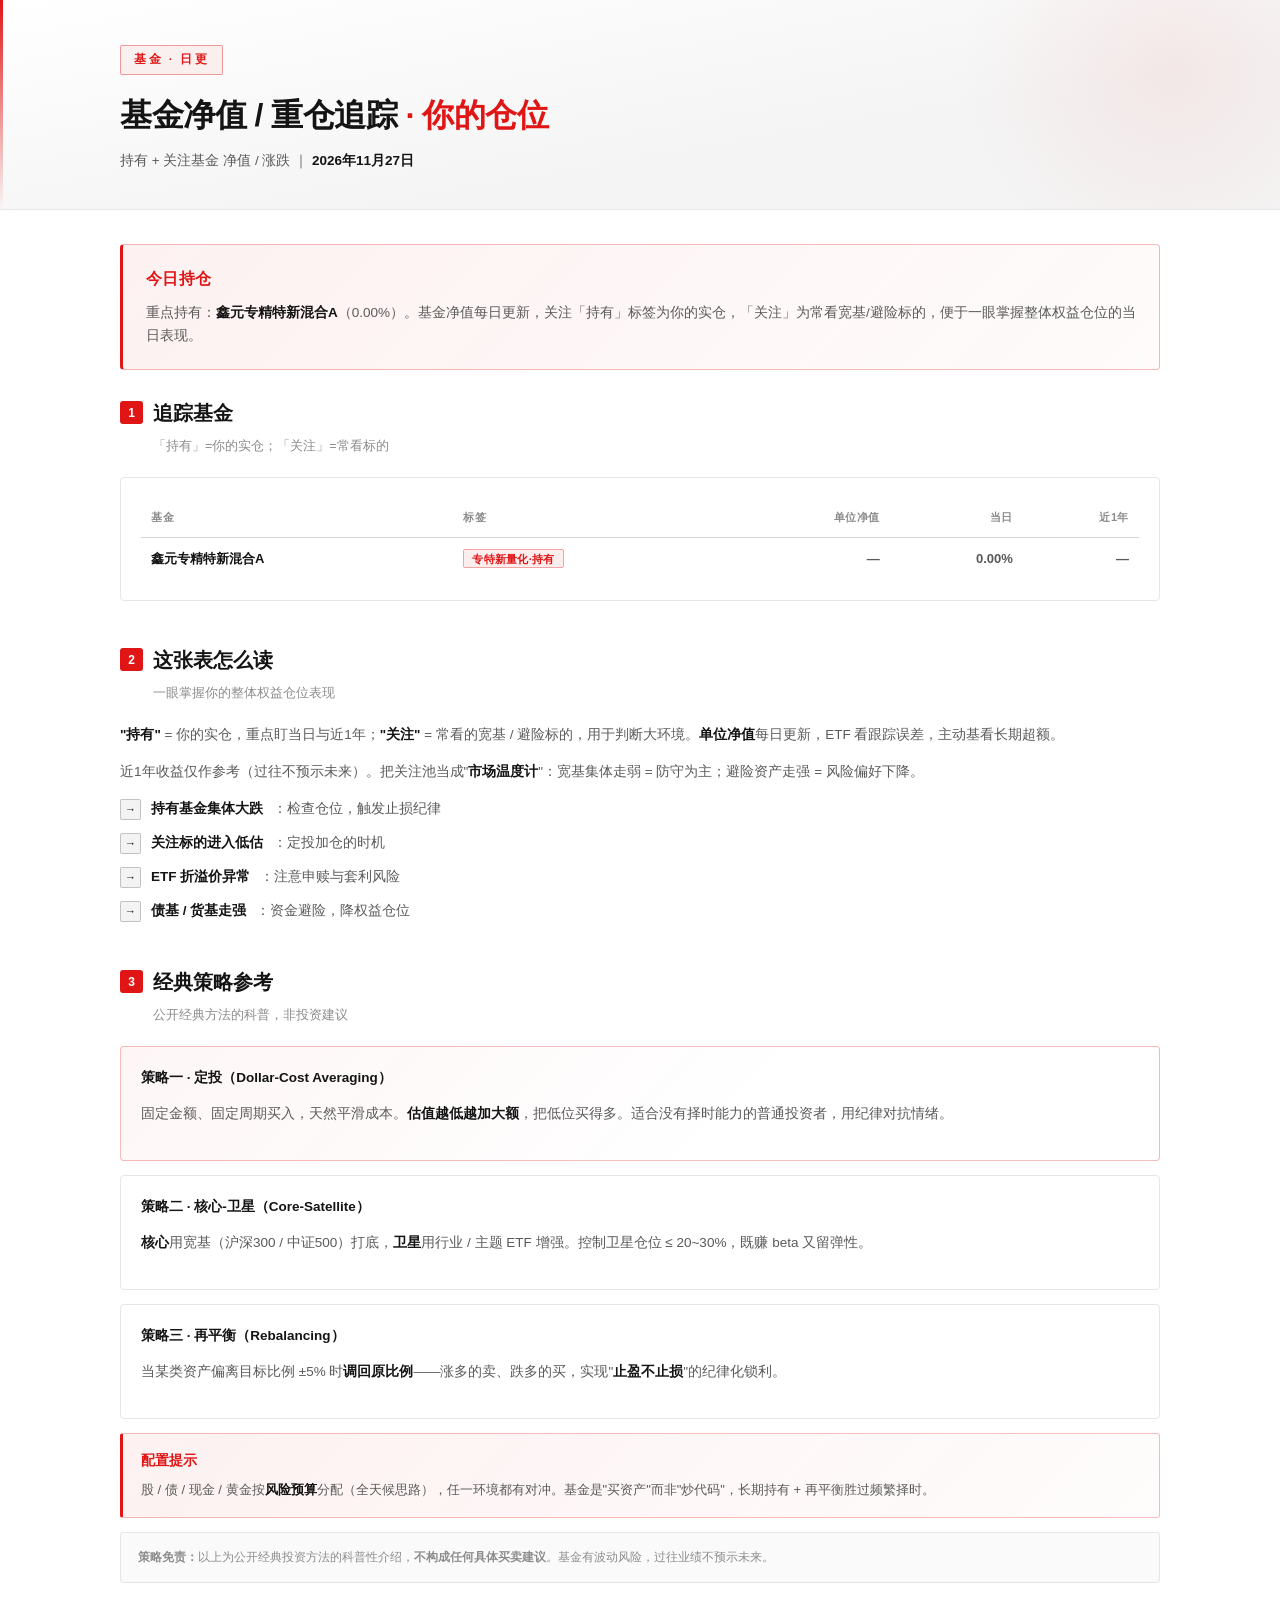
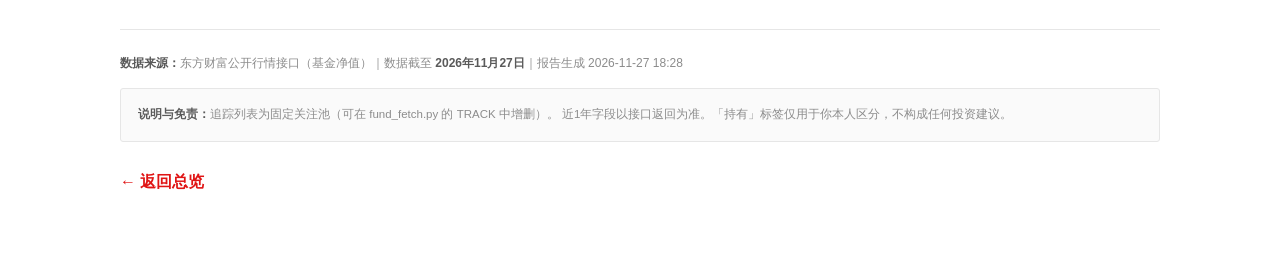
<file: fund.html>
<!DOCTYPE html>
<html lang="zh-CN">
<head>
<meta charset="UTF-8">
<meta name="viewport" content="width=device-width, initial-scale=1.0">
<title>基金净值追踪 · 2026年11月27日</title>
<style>/* ============================================================
   A股主线与情绪复盘 — 白底·黑字·红涨配色
   涨 = 红 ｜ 跌 = 灰（不使用绿色）
   ============================================================ */

:root{
  /* 基础：白 */
  --bg:#ffffff;
  --bg2:#f6f6f6;
  --card:#ffffff;
  --card2:#f7f7f7;
  --line:#e6e6e6;
  --line2:#d4d4d4;

  /* 文字：黑 / 灰阶 */
  --txt:#141414;
  --txt2:#5a5a5a;
  --txt3:#8c8c8c;

  /* 涨 = 红 */
  --up:#e01515;
  --up2:#ff3b3b;
  --upbg:rgba(224,21,21,.07);

  /* 跌 = 灰（去绿） */
  --dn:#888888;
  --dn2:#5f5f5f;
  --dnbg:rgba(136,136,136,.10);

  /* 强调 = 红 */
  --acc:#e01515;
  --acc2:#ff3b3b;
  --accbg:rgba(224,21,21,.06);

  /* 中性替代色（原蓝/紫/青统一归灰） */
  --blue:#8c8c8c;
  --purple:#8c8c8c;
  --cyan:#8c8c8c;
}

*{margin:0;padding:0;box-sizing:border-box}

body{
  background:var(--bg); color:var(--txt);
  font-family:-apple-system,BlinkMacSystemFont,"PingFang SC","Microsoft YaHei","Helvetica Neue",sans-serif;
  line-height:1.7; -webkit-font-smoothing:antialiased;
  padding:0 0 60px;
}
.wrap{max-width:1080px;margin:0 auto;padding:0 20px}

/* ---------------- HEADER ---------------- */
header{
  background:linear-gradient(170deg,#ffffff 0%,#f4f4f4 65%);
  border-bottom:1px solid var(--line);
  padding:44px 0 36px; margin-bottom:34px;
  position:relative; overflow:hidden;
}
header::before{
  content:""; position:absolute; left:0; top:0; bottom:0; width:3px;
  background:linear-gradient(180deg,var(--up),transparent);
}
header::after{
  content:""; position:absolute; top:-140px; right:-100px;
  width:420px; height:420px; border-radius:50%;
  background:radial-gradient(circle,rgba(224,21,21,.06),transparent 70%);
}
.tag{
  display:inline-block; font-size:11.5px; letter-spacing:2.5px;
  color:var(--up); border:1px solid rgba(224,21,21,.40);
  background:rgba(224,21,21,.05);
  padding:4px 13px; border-radius:2px; margin-bottom:18px;
  font-weight:600;
}
h1{font-size:32px;font-weight:800;letter-spacing:-.5px;line-height:1.38;margin-bottom:13px;color:var(--txt)}
h1 .em{color:var(--up)}
.sub{color:var(--txt2);font-size:13.5px}
.sub b{color:var(--txt)}

/* ---------------- KPI ---------------- */
.kpis{display:grid;grid-template-columns:repeat(4,1fr);gap:13px;margin:26px 0 8px}
.kpi{
  background:var(--card); border:1px solid var(--line);
  border-radius:4px; padding:18px 16px; position:relative; overflow:hidden;
}
.kpi::before{content:"";position:absolute;left:0;top:0;bottom:0;width:2px;background:var(--line2)}
.kpi.up::before{background:var(--up)}
.kpi.dn::before{background:var(--dn)}
.kpi.ac::before{background:var(--acc)}
.kpi.bl::before{background:var(--blue)}
.kpi .lb{font-size:11.5px;color:var(--txt3);margin-bottom:8px;letter-spacing:.6px}
.kpi .vl{font-size:27px;font-weight:800;letter-spacing:-.5px;font-variant-numeric:tabular-nums}
.kpi .nt{font-size:11px;color:var(--txt3);margin-top:6px}

/* 色彩工具类：涨红 跌灰 */
.c-up{color:var(--up)}
.c-dn{color:var(--dn)}
.c-ac{color:var(--acc)}
.c-bl{color:var(--blue)}
.c-cy{color:var(--cyan)}
.c-pu{color:var(--purple)}

/* ---------------- VERDICT ---------------- */
.verdict{
  background:linear-gradient(135deg,rgba(224,21,21,.06),rgba(224,21,21,.015));
  border:1px solid rgba(224,21,21,.28); border-left:3px solid var(--up);
  border-radius:4px; padding:21px 23px; margin:26px 0;
}
.verdict .t{font-size:15.5px;font-weight:800;color:var(--up);margin-bottom:10px;letter-spacing:.3px}
.verdict p{font-size:13.5px;color:var(--txt2)}
.verdict p b{color:var(--txt)}

/* ---------------- SECTION ---------------- */
section{margin-bottom:42px}
h2{font-size:20px;font-weight:800;margin-bottom:6px;display:flex;align-items:center;gap:10px;color:var(--txt)}
h2 .n{
  font-size:12px;font-weight:800;color:#fff;background:var(--up);
  width:23px;height:23px;border-radius:3px;display:flex;
  align-items:center;justify-content:center;flex:0 0 auto;
}
.h2sub{font-size:12.5px;color:var(--txt3);margin-bottom:20px;padding-left:33px}
h3{font-size:15px;font-weight:700;margin:24px 0 12px;color:var(--txt)}
h3::before{content:"";display:inline-block;width:3px;height:14px;background:var(--up);
  border-radius:1px;margin-right:9px;vertical-align:-2px}

p.body{font-size:13.5px;color:var(--txt2);margin-bottom:14px}
p.body b{color:var(--txt)}
p.body .up{color:var(--up);font-weight:700}
p.body .dn{color:var(--dn);font-weight:700}

/* ---------------- CARD ---------------- */
.card{
  background:var(--card);border:1px solid var(--line);
  border-radius:4px;padding:20px;margin-bottom:14px;
}
.card.hl{border-color:rgba(224,21,21,.28);background:linear-gradient(135deg,rgba(224,21,21,.04),transparent 60%)}
.card.hl2{border-color:var(--line2);background:linear-gradient(135deg,rgba(20,20,20,.02),transparent 60%)}
.card .ct{font-size:13.5px;font-weight:700;margin-bottom:13px;display:flex;align-items:center;gap:8px;flex-wrap:wrap;color:var(--txt)}

/* 徽标 */
.badge{font-size:11px;padding:2.5px 8px;border-radius:2px;font-weight:700;letter-spacing:.3px}
.bg-up{background:var(--upbg);color:var(--up);border:1px solid rgba(224,21,21,.34)}
.bg-dn{background:var(--dnbg);color:var(--dn2);border:1px solid rgba(136,136,136,.30)}
.bg-ac{background:var(--accbg);color:var(--up);border:1px solid rgba(224,21,21,.34)}
.bg-bl{background:rgba(140,140,140,.12);color:var(--dn2);border:1px solid var(--line2)}
.bg-gy{background:rgba(140,140,140,.10);color:var(--txt2);border:1px solid var(--line2)}

/* ---------------- TABLE ---------------- */
table{width:100%;border-collapse:collapse;font-size:13px}
th{
  text-align:left;font-size:11px;color:var(--txt3);font-weight:700;
  padding:10px;border-bottom:1px solid var(--line2);white-space:nowrap;letter-spacing:.5px;
}
td{padding:10px;border-bottom:1px solid var(--line);color:var(--txt2);font-variant-numeric:tabular-nums}
tbody tr:last-child td{border-bottom:none}
tbody tr:hover{background:rgba(20,20,20,.035)}
td.nm{color:var(--txt);font-weight:600}
td.num{text-align:right}
th.num{text-align:right}
.mono{font-variant-numeric:tabular-nums;font-weight:700}

/* ---------------- 条形图 ---------------- */
.bars{display:flex;flex-direction:column;gap:9px;margin:6px 0 4px}
.bar-row{display:grid;grid-template-columns:104px 1fr 82px;gap:12px;align-items:center}
.bar-lb{font-size:12.5px;color:var(--txt2);text-align:right;white-space:nowrap;overflow:hidden;text-overflow:ellipsis}
.bar-track{height:22px;background:rgba(20,20,20,.045);border-radius:2px;position:relative;overflow:hidden}
.bar-fill{height:100%;border-radius:2px;position:relative;transition:width .8s cubic-bezier(.2,.8,.3,1)}
.bar-fill.up{background:linear-gradient(90deg,rgba(224,21,21,.42),var(--up))}
.bar-fill.dn{background:linear-gradient(90deg,rgba(136,136,136,.28),var(--dn))}
.bar-fill.mix{background:linear-gradient(90deg,rgba(20,20,20,.10),rgba(20,20,20,.40))}
.bar-vl{font-size:12.5px;font-weight:700;font-variant-numeric:tabular-nums;text-align:right}

/* ---------------- 涨停梯队 ---------------- */
.ladder{display:flex;flex-direction:column;gap:10px}
.rung{display:grid;grid-template-columns:80px 1fr;gap:14px;align-items:stretch}
.rung-h{
  background:linear-gradient(135deg,rgba(224,21,21,.12),rgba(224,21,21,.03));
  border:1px solid rgba(224,21,21,.26); border-radius:3px;
  display:flex;flex-direction:column;align-items:center;justify-content:center;padding:10px 4px;
}
.rung-h .n{font-size:22px;font-weight:900;color:var(--up);line-height:1}
.rung-h .t{font-size:10.5px;color:var(--txt3);margin-top:3px}
.rung-h.low{
  background:linear-gradient(135deg,rgba(20,20,20,.04),rgba(20,20,20,.01));
  border-color:rgba(20,20,20,.18);
}
.rung-h.low .n{color:var(--txt)}
.rung-b{
  background:var(--card2);border:1px solid var(--line);border-radius:3px;
  padding:11px 14px;display:flex;flex-wrap:wrap;gap:8px;align-items:center;
}
.stk{
  font-size:12px;padding:4px 10px;border-radius:2px;
  background:rgba(224,21,21,.08);color:var(--up);
  border:1px solid rgba(224,21,21,.20);white-space:nowrap;
}
.stk .s{color:var(--txt3);font-size:10.5px;margin-left:3px}
.stk.g{background:rgba(20,20,20,.03);color:var(--txt2);border-color:var(--line2)}
.stk.g .s{color:var(--txt3)}

/* ---------------- 温度计 ---------------- */
.gauge{margin:10px 0 20px}
.gauge-track{
  height:16px;border-radius:2px;position:relative;
  /* 冷 → 热：浅灰 → 中灰 → 暗红 → 亮红 */
  background:linear-gradient(90deg,#eaeaea 0%,#c9c9c9 22%,#a3a3a3 42%,#c0392b 62%,#e01515 82%,#ff3b3b 100%);
  box-shadow:inset 0 1px 4px rgba(0,0,0,.06);
}
.gauge-mark{
  position:absolute;top:-6px;width:3px;height:28px;border-radius:1px;
  background:var(--txt);box-shadow:0 0 8px rgba(20,20,20,.4);
  transform:translateX(-50%);
}
.gauge-mark::after{
  content:attr(data-lb);position:absolute;top:-25px;left:50%;transform:translateX(-50%);
  font-size:11.5px;font-weight:800;background:var(--up);
  padding:2px 8px;border-radius:2px;white-space:nowrap;color:#fff;
}
.gauge-scale{display:flex;justify-content:space-between;font-size:11px;color:var(--txt3);margin-top:9px}

/* ---------------- 四指标 ---------------- */
.mgrid{display:grid;grid-template-columns:repeat(4,1fr);gap:12px}
.mbox{background:var(--card2);border:1px solid var(--line);border-radius:4px;padding:16px 13px;text-align:center}
.mbox .mv{font-size:24px;font-weight:900;letter-spacing:-.5px;font-variant-numeric:tabular-nums;line-height:1.15}
.mbox .ml{font-size:11px;color:var(--txt3);margin-top:7px;line-height:1.5}

/* ---------------- 预警 / 支撑 ---------------- */
.warn{
  background:linear-gradient(135deg,rgba(224,21,21,.06),rgba(224,21,21,.01));
  border:1px solid rgba(224,21,21,.26); border-left:3px solid var(--up);
  border-radius:3px; padding:16px 18px; margin-bottom:12px;
}
.warn .wt{font-size:13.5px;font-weight:800;color:var(--up);margin-bottom:6px}
.warn p{font-size:13px;color:var(--txt2)}
.warn p b{color:var(--txt)}

.ok{
  background:linear-gradient(135deg,rgba(20,20,20,.025),transparent);
  border:1px solid var(--line2); border-left:3px solid var(--txt);
  border-radius:3px; padding:16px 18px; margin-bottom:12px;
}
.ok .wt{font-size:13.5px;font-weight:800;color:var(--txt);margin-bottom:6px}
.ok p{font-size:13px;color:var(--txt2)}
.ok p b{color:var(--txt)}

/* ---------------- 清单 ---------------- */
.ck{list-style:none;display:flex;flex-direction:column;gap:11px}
/* 用 flex 而非 grid：li 里的裸文本节点才能跟随 <b> 正常换行（grid 会把裸文本塞进 24px 窄列导致竖排） */
.ck li{display:flex;gap:10px;font-size:13.5px;
  color:var(--txt2); align-items:flex-start;list-style:none}
.ck li .ic{
  flex:0 0 21px;width:21px;height:21px;border-radius:2px;display:flex;align-items:center;
  justify-content:center;font-size:11px;font-weight:800;margin-top:1px;
  border:1px solid var(--line2);background:rgba(20,20,20,.03);color:var(--txt2);
}
.ck li .ic.r{background:var(--upbg);color:var(--up);border-color:rgba(224,21,21,.38)}
.ck li .ic.g{background:rgba(20,20,20,.05);color:var(--txt);border-color:rgba(20,20,20,.22)}
.ck li .ic.a{background:rgba(20,20,20,.03);color:var(--txt2);border-color:var(--line2)}
.ck li b{color:var(--txt)}

/* ---------------- 图例 ---------------- */
.legend{display:flex;flex-direction:column;gap:9px;font-size:12.5px;color:var(--txt2)}
.legend div{display:flex;align-items:center;gap:8px}
.dot{width:11px;height:11px;border-radius:2px;flex:0 0 auto}

/* ---------------- FOOTER ---------------- */
footer{
  border-top:1px solid var(--line);margin-top:46px;padding-top:22px;
  font-size:12px;color:var(--txt3);line-height:1.85;
}
footer b{color:var(--txt2)}
.disc{
  background:rgba(20,20,20,.02);border:1px solid var(--line);
  border-radius:3px;padding:15px 17px;margin-top:14px;font-size:11.5px;color:var(--txt3);
}

/* ---------------- 响应式 ---------------- */
@media (max-width:760px){
  h1{font-size:23px}
  .kpis{grid-template-columns:repeat(2,1fr)}
  .mgrid{grid-template-columns:repeat(2,1fr)}
  .bar-row{grid-template-columns:78px 1fr 70px}
  .rung{grid-template-columns:64px 1fr}
  .wrap{padding:0 14px}
  table{font-size:12px}
  td,th{padding:8px 6px}
}
</style>
</head>
<body>
<header>
  <div class="wrap">
    <span class="tag">基金 · 日更</span>
    <h1>基金净值 / 重仓追踪 <span class="em">· 你的仓位</span></h1>
    <div class="sub">持有 + 关注基金 净值 / 涨跌 ｜ <b>2026年11月27日</b></div>
  </div>
</header>
<div class="wrap">
  <div class="verdict"><div class="t">今日持仓</div><p>重点持有：<b>鑫元专精特新混合A</b>（0.00%）。基金净值每日更新，关注「持有」标签为你的实仓，「关注」为常看宽基/避险标的，便于一眼掌握整体权益仓位的当日表现。</p></div>

  <section>
    <h2><span class="n">1</span>追踪基金</h2>
    <div class="h2sub">「持有」=你的实仓；「关注」=常看标的</div>
    <div class="card">
      <table>
        <thead><tr><th>基金</th><th>标签</th><th class="num">单位净值</th><th class="num">当日</th><th class="num">近1年</th></tr></thead>
        <tbody><tr><td class="nm">鑫元专精特新混合A</td><td><span class="badge bg-up">专特新量化·持有</span></td><td class="num mono">—</td><td class="num mono ">0.00%</td><td class="num mono ">—</td></tr></tbody>
      </table>
    </div>
  </section>

  <section>
    <h2><span class="n">2</span>这张表怎么读</h2>
    <div class="h2sub">一眼掌握你的整体权益仓位表现</div>
    <p class="body"><b>"持有"</b> = 你的实仓，重点盯当日与近1年；<b>"关注"</b> = 常看的宽基 / 避险标的，用于判断大环境。<b>单位净值</b>每日更新，ETF 看跟踪误差，主动基看长期超额。</p>
    <p class="body">近1年收益仅作参考（过往不预示未来）。把关注池当成"<b>市场温度计</b>"：宽基集体走弱 = 防守为主；避险资产走强 = 风险偏好下降。</p>
    <ul class="ck">
      <li><span class="ic g">→</span><b>持有基金集体大跌</b>：检查仓位，触发止损纪律</li>
      <li><span class="ic g">→</span><b>关注标的进入低估</b>：定投加仓的时机</li>
      <li><span class="ic g">→</span><b>ETF 折溢价异常</b>：注意申赎与套利风险</li>
      <li><span class="ic g">→</span><b>债基 / 货基走强</b>：资金避险，降权益仓位</li>
    </ul>
  </section>

  <section>
    <h2><span class="n">3</span>经典策略参考</h2>
    <div class="h2sub">公开经典方法的科普，非投资建议</div>
    <div class="card hl">
      <div class="ct">策略一 · 定投（Dollar-Cost Averaging）</div>
      <p class="body">固定金额、固定周期买入，天然平滑成本。<b>估值越低越加大额</b>，把低位买得多。适合没有择时能力的普通投资者，用纪律对抗情绪。</p>
    </div>
    <div class="card">
      <div class="ct">策略二 · 核心-卫星（Core-Satellite）</div>
      <p class="body"><b>核心</b>用宽基（沪深300 / 中证500）打底，<b>卫星</b>用行业 / 主题 ETF 增强。控制卫星仓位 ≤ 20~30%，既赚 beta 又留弹性。</p>
    </div>
    <div class="card">
      <div class="ct">策略三 · 再平衡（Rebalancing）</div>
      <p class="body">当某类资产偏离目标比例 ±5% 时<b>调回原比例</b>——涨多的卖、跌多的买，实现"<b>止盈不止损</b>"的纪律化锁利。</p>
    </div>
    <div class="warn"><div class="wt">配置提示</div><p>股 / 债 / 现金 / 黄金按<b>风险预算</b>分配（全天候思路），任一环境都有对冲。基金是"买资产"而非"炒代码"，长期持有 + 再平衡胜过频繁择时。</p></div>
    <div class="disc"><b>策略免责：</b>以上为公开经典投资方法的科普性介绍，<b>不构成任何具体买卖建议</b>。基金有波动风险，过往业绩不预示未来。</div>
  </section>

  <footer>
    <b>数据来源：</b>东方财富公开行情接口（基金净值）｜数据截至 <b>2026年11月27日</b>｜报告生成 2026-11-27 18:28
    <div class="disc"><b>说明与免责：</b>追踪列表为固定关注池（可在 fund_fetch.py 的 TRACK 中增删）。
    近1年字段以接口返回为准。「持有」标签仅用于你本人区分，不构成任何投资建议。</div>
  </footer>
</div>
<div class="wrap" style="margin-top:26px"><a href="index.html" style="color:var(--up);font-weight:700;text-decoration:none">← 返回总览</a></div></body>
</html>
</file>
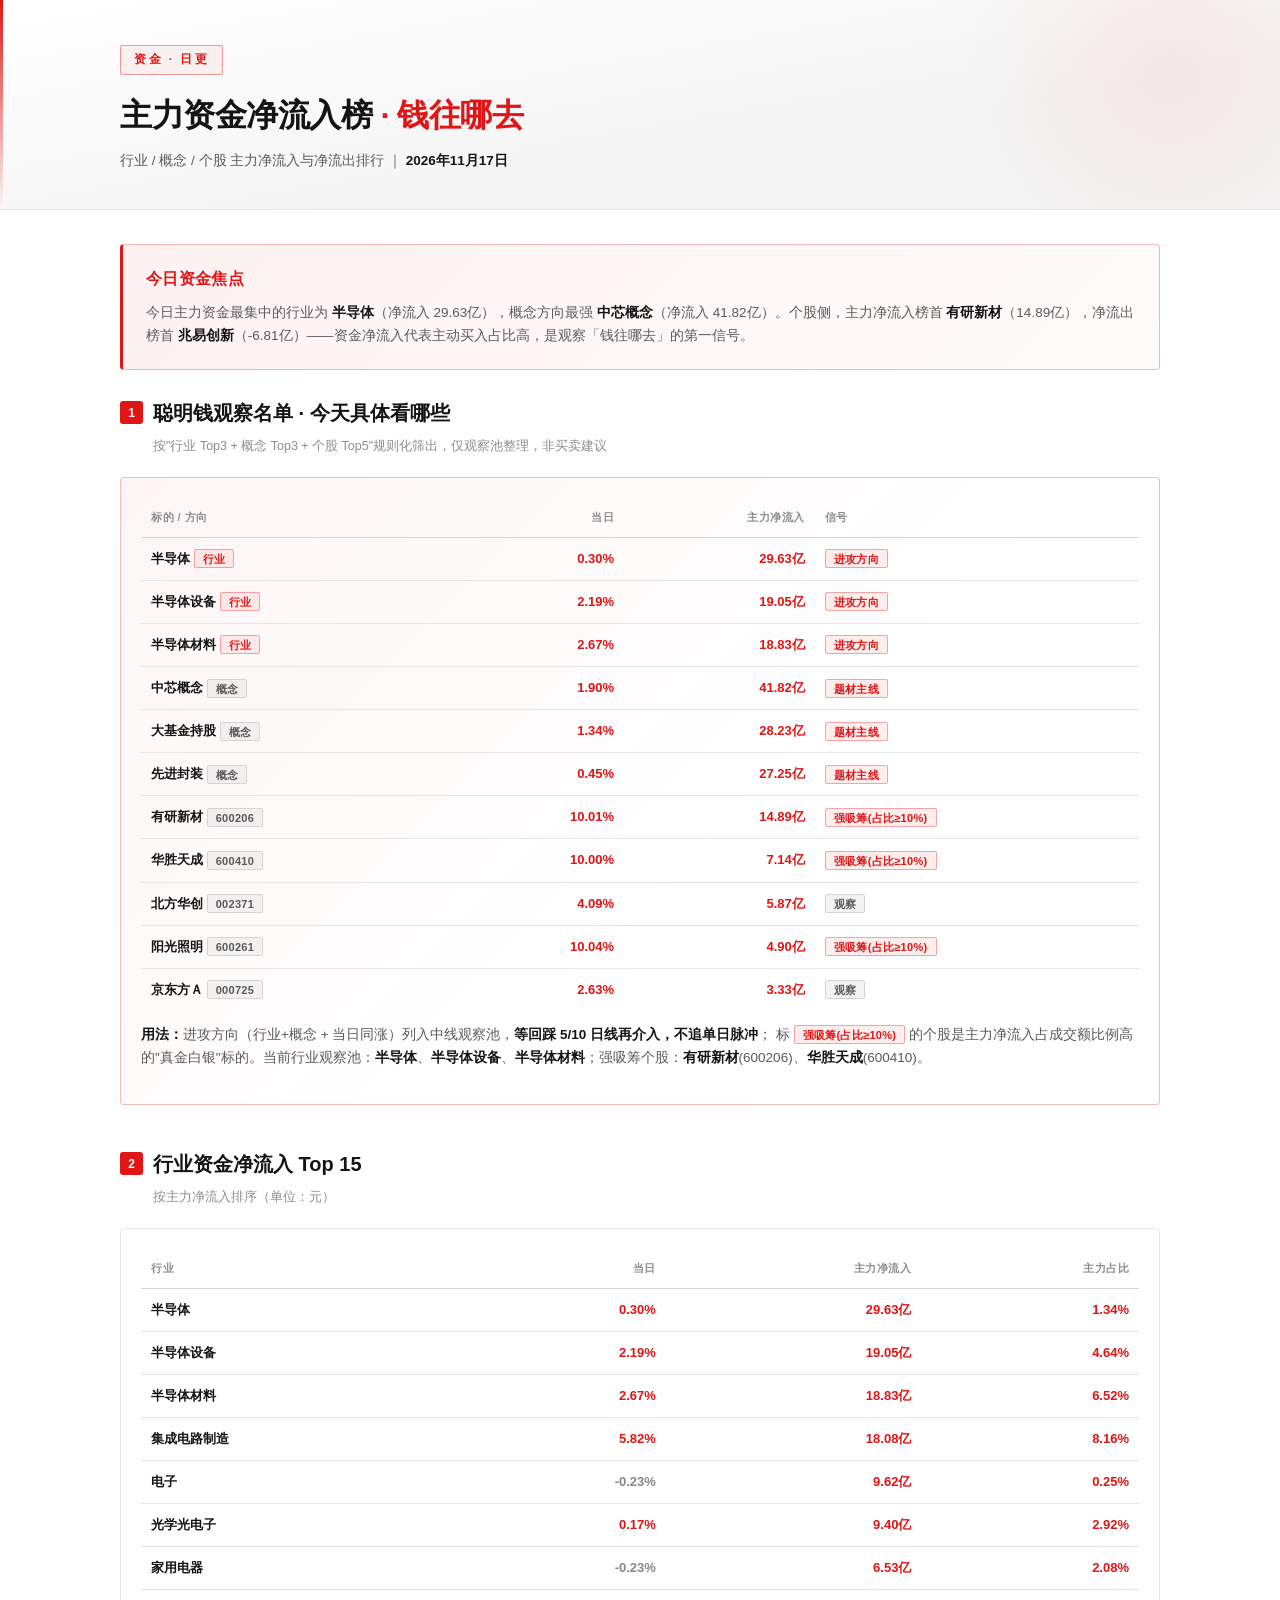
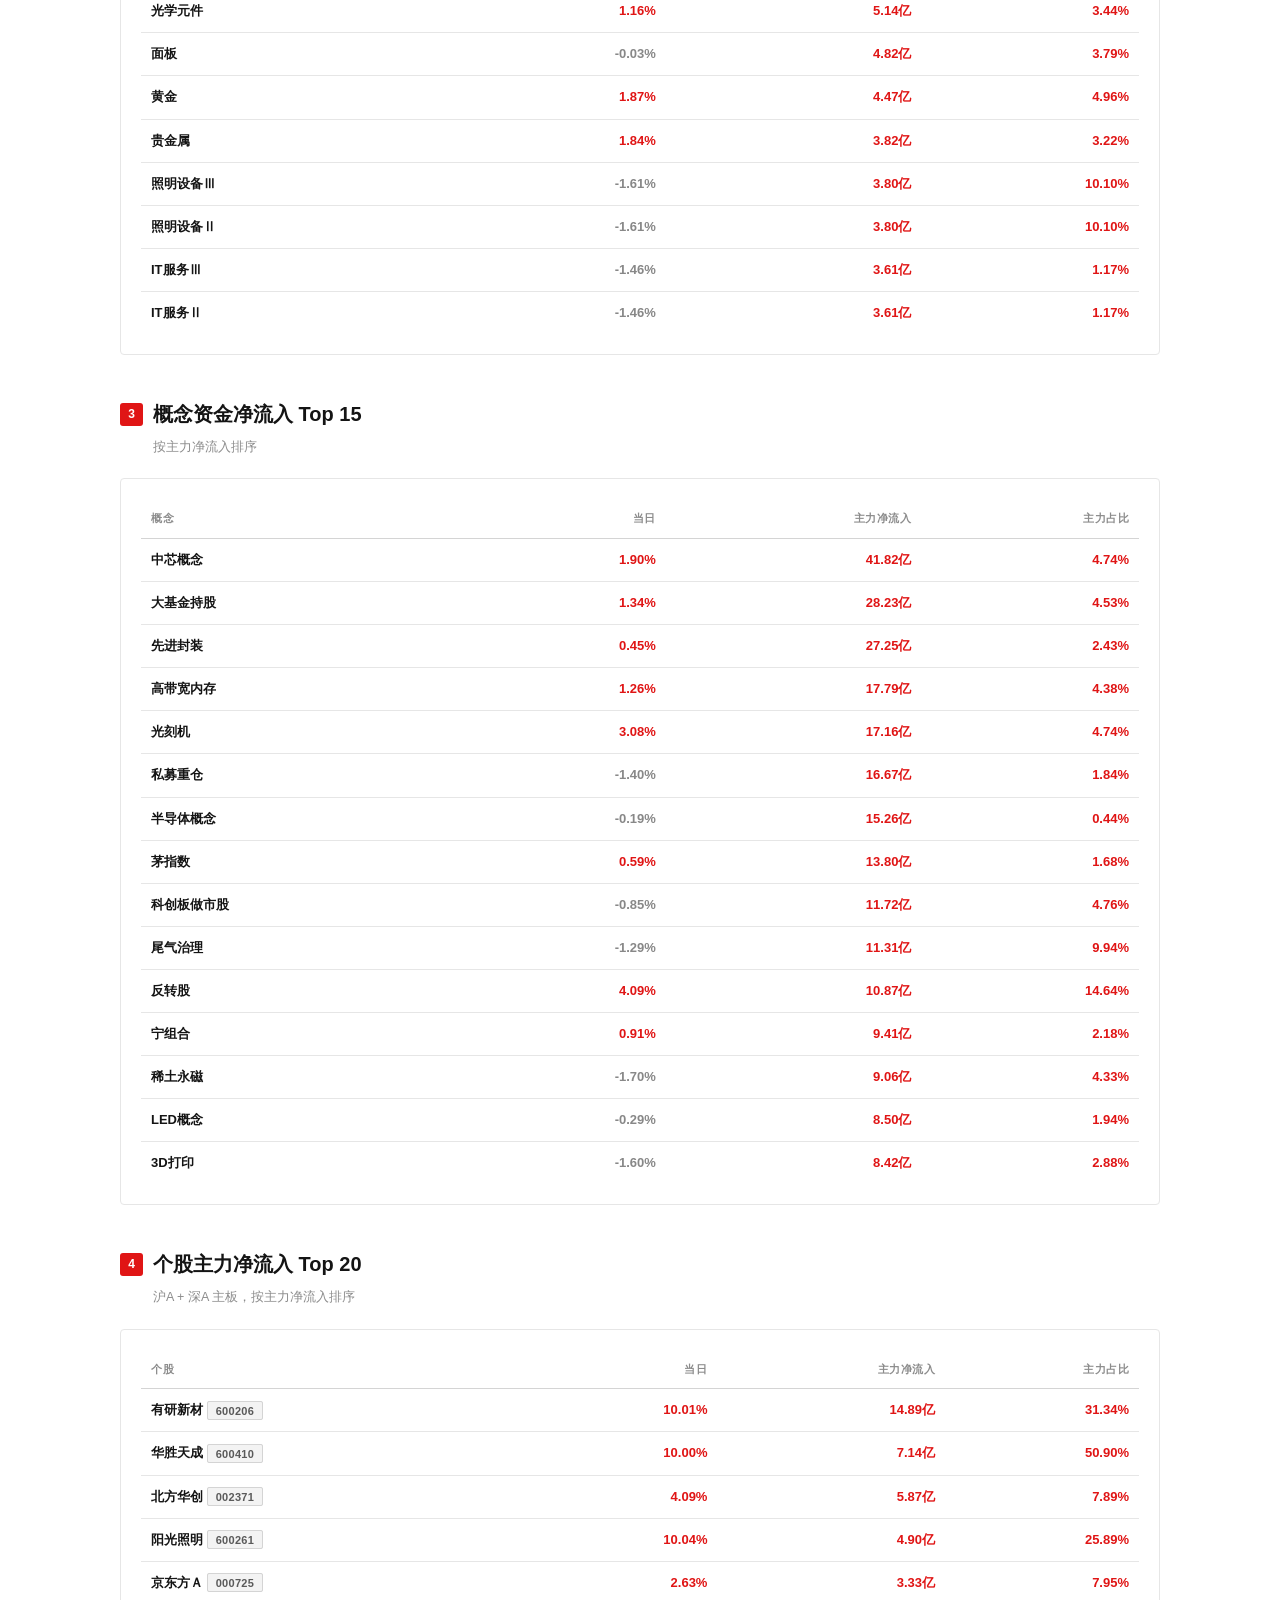
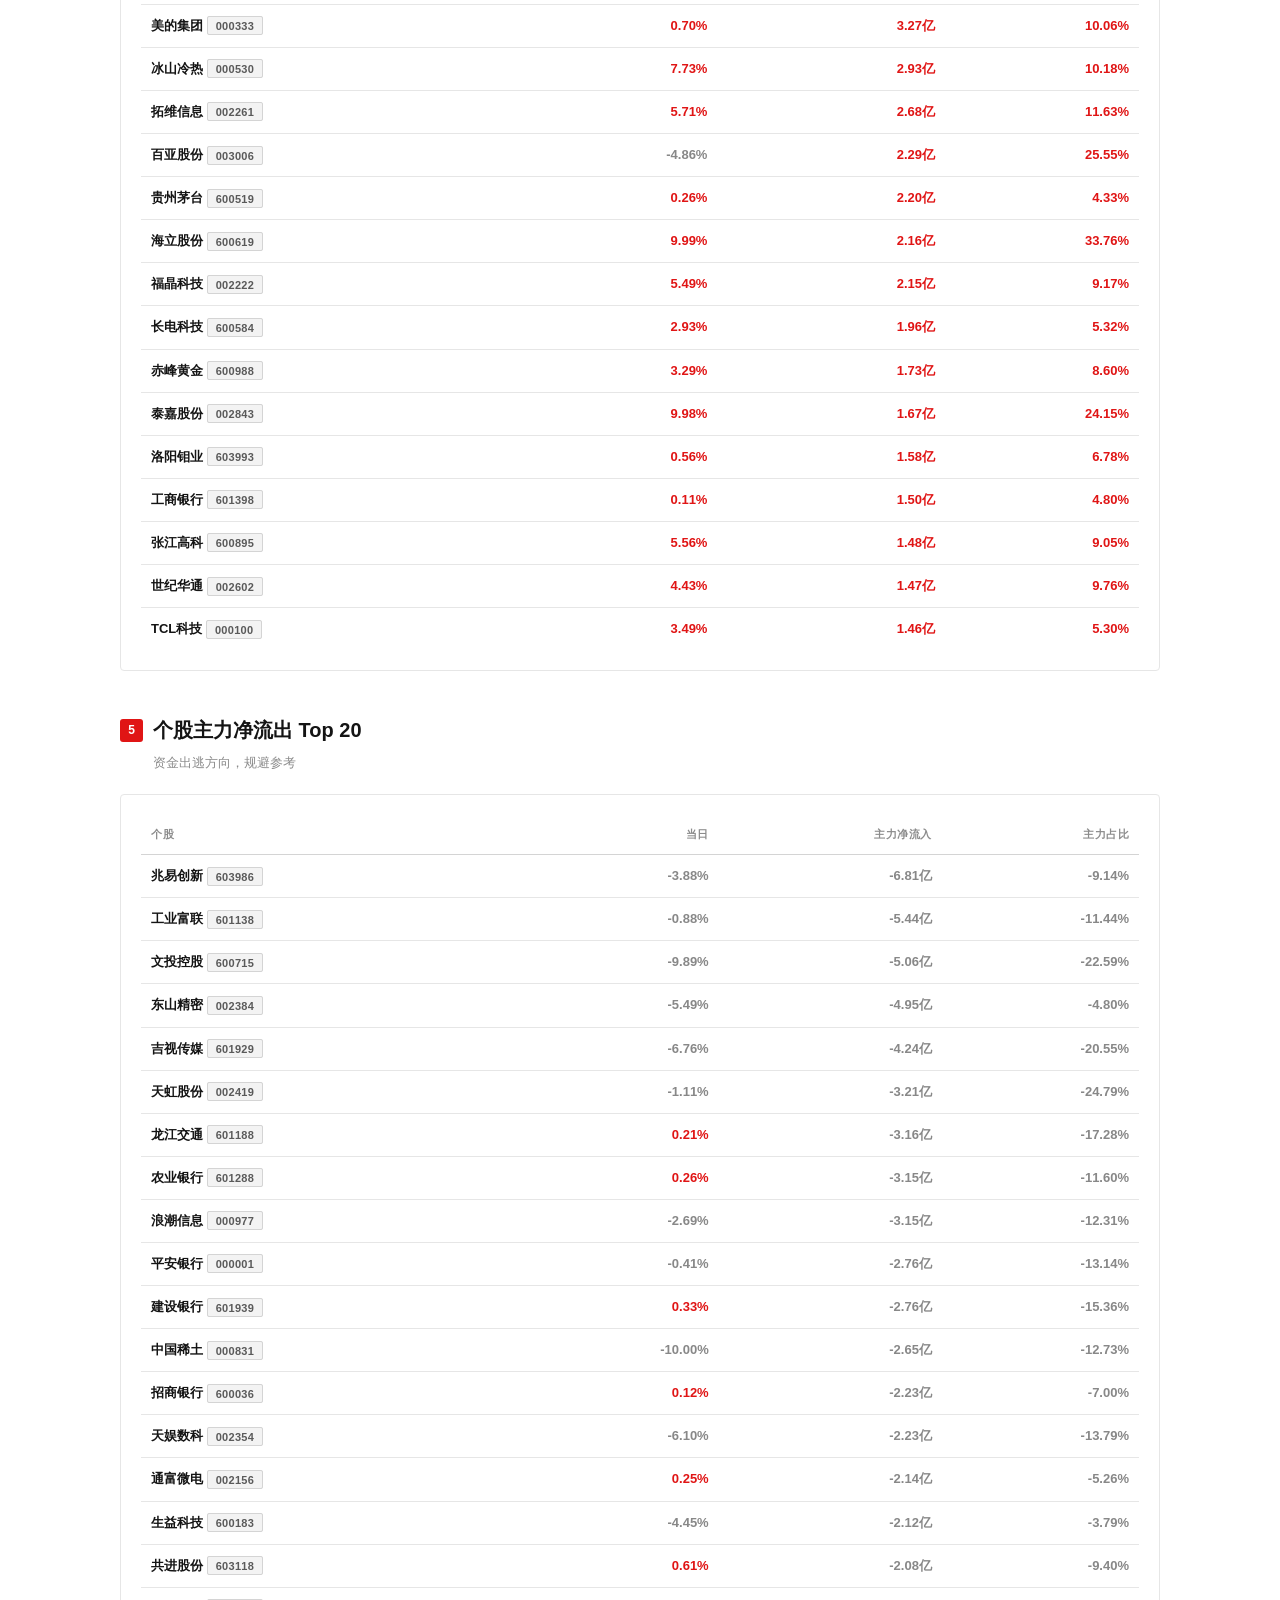
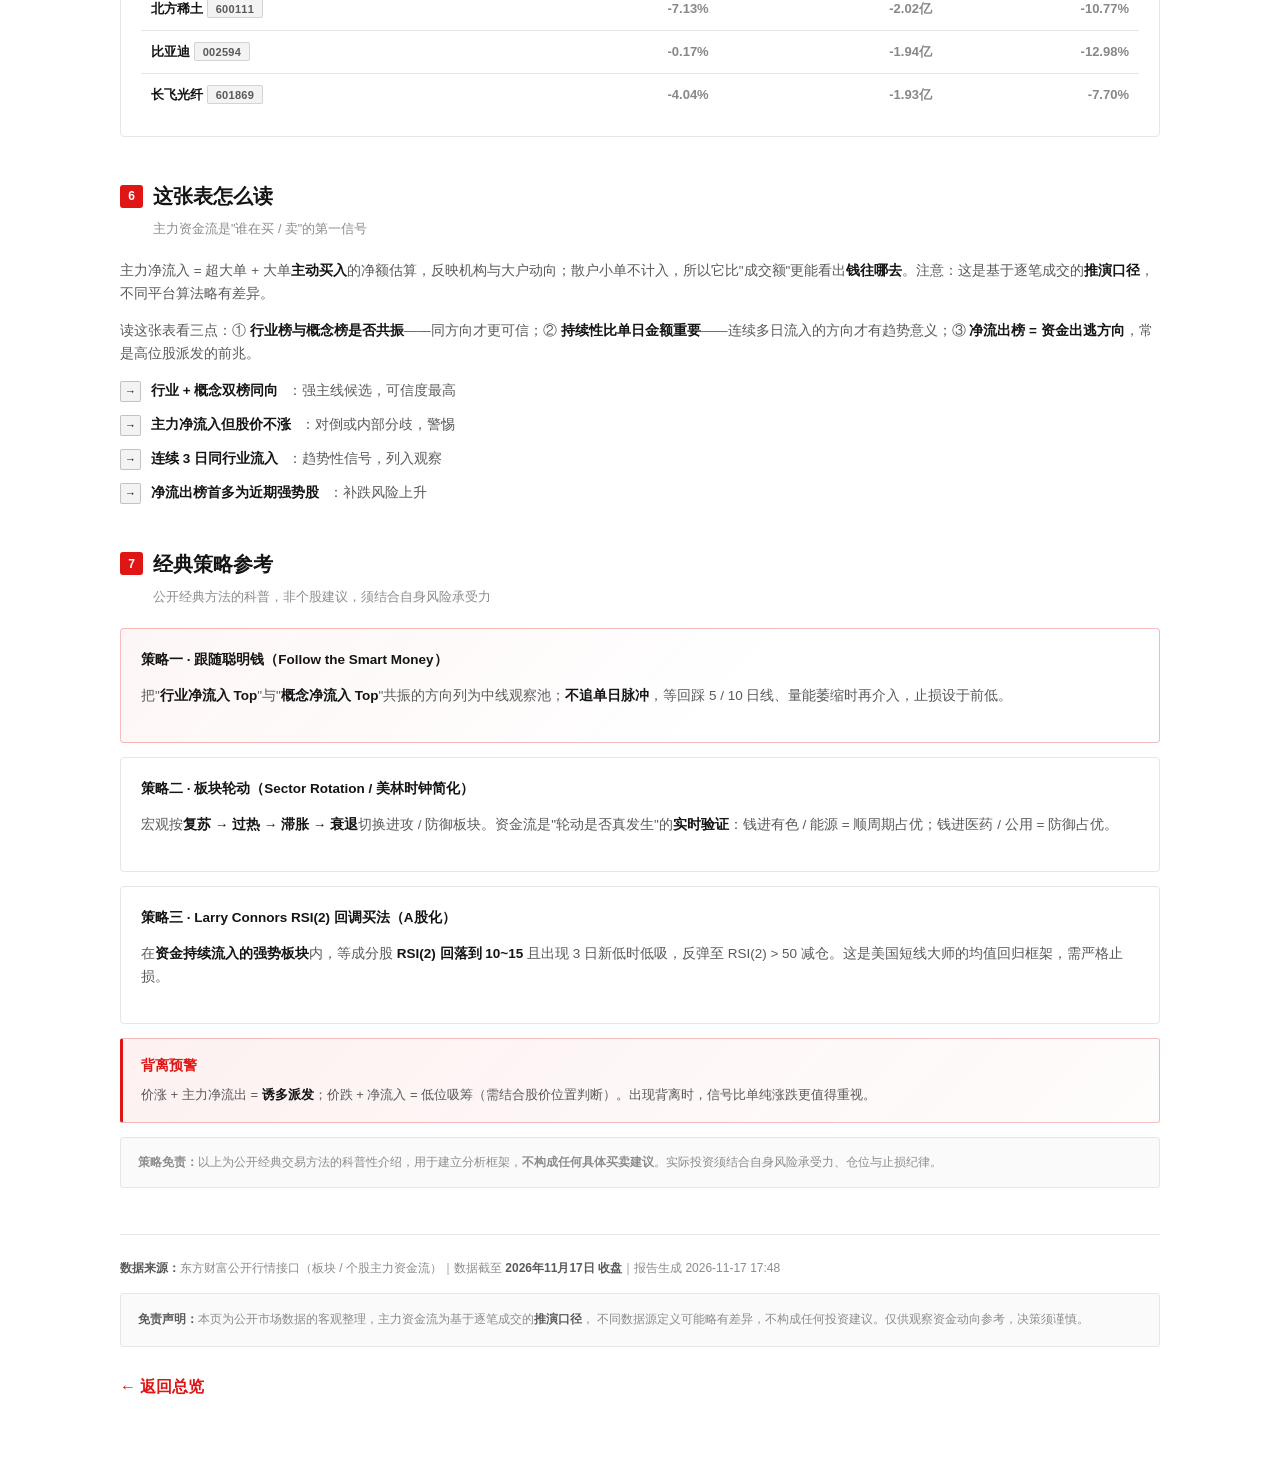
<file: fundflow.html>
<!DOCTYPE html>
<html lang="zh-CN">
<head>
<meta charset="UTF-8">
<meta name="viewport" content="width=device-width, initial-scale=1.0">
<title>主力资金净流入榜 · 2026年11月17日</title>
<style>/* ============================================================
   A股主线与情绪复盘 — 白底·黑字·红涨配色
   涨 = 红 ｜ 跌 = 灰（不使用绿色）
   ============================================================ */

:root{
  /* 基础：白 */
  --bg:#ffffff;
  --bg2:#f6f6f6;
  --card:#ffffff;
  --card2:#f7f7f7;
  --line:#e6e6e6;
  --line2:#d4d4d4;

  /* 文字：黑 / 灰阶 */
  --txt:#141414;
  --txt2:#5a5a5a;
  --txt3:#8c8c8c;

  /* 涨 = 红 */
  --up:#e01515;
  --up2:#ff3b3b;
  --upbg:rgba(224,21,21,.07);

  /* 跌 = 灰（去绿） */
  --dn:#888888;
  --dn2:#5f5f5f;
  --dnbg:rgba(136,136,136,.10);

  /* 强调 = 红 */
  --acc:#e01515;
  --acc2:#ff3b3b;
  --accbg:rgba(224,21,21,.06);

  /* 中性替代色（原蓝/紫/青统一归灰） */
  --blue:#8c8c8c;
  --purple:#8c8c8c;
  --cyan:#8c8c8c;
}

*{margin:0;padding:0;box-sizing:border-box}

body{
  background:var(--bg); color:var(--txt);
  font-family:-apple-system,BlinkMacSystemFont,"PingFang SC","Microsoft YaHei","Helvetica Neue",sans-serif;
  line-height:1.7; -webkit-font-smoothing:antialiased;
  padding:0 0 60px;
}
.wrap{max-width:1080px;margin:0 auto;padding:0 20px}

/* ---------------- HEADER ---------------- */
header{
  background:linear-gradient(170deg,#ffffff 0%,#f4f4f4 65%);
  border-bottom:1px solid var(--line);
  padding:44px 0 36px; margin-bottom:34px;
  position:relative; overflow:hidden;
}
header::before{
  content:""; position:absolute; left:0; top:0; bottom:0; width:3px;
  background:linear-gradient(180deg,var(--up),transparent);
}
header::after{
  content:""; position:absolute; top:-140px; right:-100px;
  width:420px; height:420px; border-radius:50%;
  background:radial-gradient(circle,rgba(224,21,21,.06),transparent 70%);
}
.tag{
  display:inline-block; font-size:11.5px; letter-spacing:2.5px;
  color:var(--up); border:1px solid rgba(224,21,21,.40);
  background:rgba(224,21,21,.05);
  padding:4px 13px; border-radius:2px; margin-bottom:18px;
  font-weight:600;
}
h1{font-size:32px;font-weight:800;letter-spacing:-.5px;line-height:1.38;margin-bottom:13px;color:var(--txt)}
h1 .em{color:var(--up)}
.sub{color:var(--txt2);font-size:13.5px}
.sub b{color:var(--txt)}

/* ---------------- KPI ---------------- */
.kpis{display:grid;grid-template-columns:repeat(4,1fr);gap:13px;margin:26px 0 8px}
.kpi{
  background:var(--card); border:1px solid var(--line);
  border-radius:4px; padding:18px 16px; position:relative; overflow:hidden;
}
.kpi::before{content:"";position:absolute;left:0;top:0;bottom:0;width:2px;background:var(--line2)}
.kpi.up::before{background:var(--up)}
.kpi.dn::before{background:var(--dn)}
.kpi.ac::before{background:var(--acc)}
.kpi.bl::before{background:var(--blue)}
.kpi .lb{font-size:11.5px;color:var(--txt3);margin-bottom:8px;letter-spacing:.6px}
.kpi .vl{font-size:27px;font-weight:800;letter-spacing:-.5px;font-variant-numeric:tabular-nums}
.kpi .nt{font-size:11px;color:var(--txt3);margin-top:6px}

/* 色彩工具类：涨红 跌灰 */
.c-up{color:var(--up)}
.c-dn{color:var(--dn)}
.c-ac{color:var(--acc)}
.c-bl{color:var(--blue)}
.c-cy{color:var(--cyan)}
.c-pu{color:var(--purple)}

/* ---------------- VERDICT ---------------- */
.verdict{
  background:linear-gradient(135deg,rgba(224,21,21,.06),rgba(224,21,21,.015));
  border:1px solid rgba(224,21,21,.28); border-left:3px solid var(--up);
  border-radius:4px; padding:21px 23px; margin:26px 0;
}
.verdict .t{font-size:15.5px;font-weight:800;color:var(--up);margin-bottom:10px;letter-spacing:.3px}
.verdict p{font-size:13.5px;color:var(--txt2)}
.verdict p b{color:var(--txt)}

/* ---------------- SECTION ---------------- */
section{margin-bottom:42px}
h2{font-size:20px;font-weight:800;margin-bottom:6px;display:flex;align-items:center;gap:10px;color:var(--txt)}
h2 .n{
  font-size:12px;font-weight:800;color:#fff;background:var(--up);
  width:23px;height:23px;border-radius:3px;display:flex;
  align-items:center;justify-content:center;flex:0 0 auto;
}
.h2sub{font-size:12.5px;color:var(--txt3);margin-bottom:20px;padding-left:33px}
h3{font-size:15px;font-weight:700;margin:24px 0 12px;color:var(--txt)}
h3::before{content:"";display:inline-block;width:3px;height:14px;background:var(--up);
  border-radius:1px;margin-right:9px;vertical-align:-2px}

p.body{font-size:13.5px;color:var(--txt2);margin-bottom:14px}
p.body b{color:var(--txt)}
p.body .up{color:var(--up);font-weight:700}
p.body .dn{color:var(--dn);font-weight:700}

/* ---------------- CARD ---------------- */
.card{
  background:var(--card);border:1px solid var(--line);
  border-radius:4px;padding:20px;margin-bottom:14px;
}
.card.hl{border-color:rgba(224,21,21,.28);background:linear-gradient(135deg,rgba(224,21,21,.04),transparent 60%)}
.card.hl2{border-color:var(--line2);background:linear-gradient(135deg,rgba(20,20,20,.02),transparent 60%)}
.card .ct{font-size:13.5px;font-weight:700;margin-bottom:13px;display:flex;align-items:center;gap:8px;flex-wrap:wrap;color:var(--txt)}

/* 徽标 */
.badge{font-size:11px;padding:2.5px 8px;border-radius:2px;font-weight:700;letter-spacing:.3px}
.bg-up{background:var(--upbg);color:var(--up);border:1px solid rgba(224,21,21,.34)}
.bg-dn{background:var(--dnbg);color:var(--dn2);border:1px solid rgba(136,136,136,.30)}
.bg-ac{background:var(--accbg);color:var(--up);border:1px solid rgba(224,21,21,.34)}
.bg-bl{background:rgba(140,140,140,.12);color:var(--dn2);border:1px solid var(--line2)}
.bg-gy{background:rgba(140,140,140,.10);color:var(--txt2);border:1px solid var(--line2)}

/* ---------------- TABLE ---------------- */
table{width:100%;border-collapse:collapse;font-size:13px}
th{
  text-align:left;font-size:11px;color:var(--txt3);font-weight:700;
  padding:10px;border-bottom:1px solid var(--line2);white-space:nowrap;letter-spacing:.5px;
}
td{padding:10px;border-bottom:1px solid var(--line);color:var(--txt2);font-variant-numeric:tabular-nums}
tbody tr:last-child td{border-bottom:none}
tbody tr:hover{background:rgba(20,20,20,.035)}
td.nm{color:var(--txt);font-weight:600}
td.num{text-align:right}
th.num{text-align:right}
.mono{font-variant-numeric:tabular-nums;font-weight:700}

/* ---------------- 条形图 ---------------- */
.bars{display:flex;flex-direction:column;gap:9px;margin:6px 0 4px}
.bar-row{display:grid;grid-template-columns:104px 1fr 82px;gap:12px;align-items:center}
.bar-lb{font-size:12.5px;color:var(--txt2);text-align:right;white-space:nowrap;overflow:hidden;text-overflow:ellipsis}
.bar-track{height:22px;background:rgba(20,20,20,.045);border-radius:2px;position:relative;overflow:hidden}
.bar-fill{height:100%;border-radius:2px;position:relative;transition:width .8s cubic-bezier(.2,.8,.3,1)}
.bar-fill.up{background:linear-gradient(90deg,rgba(224,21,21,.42),var(--up))}
.bar-fill.dn{background:linear-gradient(90deg,rgba(136,136,136,.28),var(--dn))}
.bar-fill.mix{background:linear-gradient(90deg,rgba(20,20,20,.10),rgba(20,20,20,.40))}
.bar-vl{font-size:12.5px;font-weight:700;font-variant-numeric:tabular-nums;text-align:right}

/* ---------------- 涨停梯队 ---------------- */
.ladder{display:flex;flex-direction:column;gap:10px}
.rung{display:grid;grid-template-columns:80px 1fr;gap:14px;align-items:stretch}
.rung-h{
  background:linear-gradient(135deg,rgba(224,21,21,.12),rgba(224,21,21,.03));
  border:1px solid rgba(224,21,21,.26); border-radius:3px;
  display:flex;flex-direction:column;align-items:center;justify-content:center;padding:10px 4px;
}
.rung-h .n{font-size:22px;font-weight:900;color:var(--up);line-height:1}
.rung-h .t{font-size:10.5px;color:var(--txt3);margin-top:3px}
.rung-h.low{
  background:linear-gradient(135deg,rgba(20,20,20,.04),rgba(20,20,20,.01));
  border-color:rgba(20,20,20,.18);
}
.rung-h.low .n{color:var(--txt)}
.rung-b{
  background:var(--card2);border:1px solid var(--line);border-radius:3px;
  padding:11px 14px;display:flex;flex-wrap:wrap;gap:8px;align-items:center;
}
.stk{
  font-size:12px;padding:4px 10px;border-radius:2px;
  background:rgba(224,21,21,.08);color:var(--up);
  border:1px solid rgba(224,21,21,.20);white-space:nowrap;
}
.stk .s{color:var(--txt3);font-size:10.5px;margin-left:3px}
.stk.g{background:rgba(20,20,20,.03);color:var(--txt2);border-color:var(--line2)}
.stk.g .s{color:var(--txt3)}

/* ---------------- 温度计 ---------------- */
.gauge{margin:10px 0 20px}
.gauge-track{
  height:16px;border-radius:2px;position:relative;
  /* 冷 → 热：浅灰 → 中灰 → 暗红 → 亮红 */
  background:linear-gradient(90deg,#eaeaea 0%,#c9c9c9 22%,#a3a3a3 42%,#c0392b 62%,#e01515 82%,#ff3b3b 100%);
  box-shadow:inset 0 1px 4px rgba(0,0,0,.06);
}
.gauge-mark{
  position:absolute;top:-6px;width:3px;height:28px;border-radius:1px;
  background:var(--txt);box-shadow:0 0 8px rgba(20,20,20,.4);
  transform:translateX(-50%);
}
.gauge-mark::after{
  content:attr(data-lb);position:absolute;top:-25px;left:50%;transform:translateX(-50%);
  font-size:11.5px;font-weight:800;background:var(--up);
  padding:2px 8px;border-radius:2px;white-space:nowrap;color:#fff;
}
.gauge-scale{display:flex;justify-content:space-between;font-size:11px;color:var(--txt3);margin-top:9px}

/* ---------------- 四指标 ---------------- */
.mgrid{display:grid;grid-template-columns:repeat(4,1fr);gap:12px}
.mbox{background:var(--card2);border:1px solid var(--line);border-radius:4px;padding:16px 13px;text-align:center}
.mbox .mv{font-size:24px;font-weight:900;letter-spacing:-.5px;font-variant-numeric:tabular-nums;line-height:1.15}
.mbox .ml{font-size:11px;color:var(--txt3);margin-top:7px;line-height:1.5}

/* ---------------- 预警 / 支撑 ---------------- */
.warn{
  background:linear-gradient(135deg,rgba(224,21,21,.06),rgba(224,21,21,.01));
  border:1px solid rgba(224,21,21,.26); border-left:3px solid var(--up);
  border-radius:3px; padding:16px 18px; margin-bottom:12px;
}
.warn .wt{font-size:13.5px;font-weight:800;color:var(--up);margin-bottom:6px}
.warn p{font-size:13px;color:var(--txt2)}
.warn p b{color:var(--txt)}

.ok{
  background:linear-gradient(135deg,rgba(20,20,20,.025),transparent);
  border:1px solid var(--line2); border-left:3px solid var(--txt);
  border-radius:3px; padding:16px 18px; margin-bottom:12px;
}
.ok .wt{font-size:13.5px;font-weight:800;color:var(--txt);margin-bottom:6px}
.ok p{font-size:13px;color:var(--txt2)}
.ok p b{color:var(--txt)}

/* ---------------- 清单 ---------------- */
.ck{list-style:none;display:flex;flex-direction:column;gap:11px}
/* 用 flex 而非 grid：li 里的裸文本节点才能跟随 <b> 正常换行（grid 会把裸文本塞进 24px 窄列导致竖排） */
.ck li{display:flex;gap:10px;font-size:13.5px;
  color:var(--txt2); align-items:flex-start;list-style:none}
.ck li .ic{
  flex:0 0 21px;width:21px;height:21px;border-radius:2px;display:flex;align-items:center;
  justify-content:center;font-size:11px;font-weight:800;margin-top:1px;
  border:1px solid var(--line2);background:rgba(20,20,20,.03);color:var(--txt2);
}
.ck li .ic.r{background:var(--upbg);color:var(--up);border-color:rgba(224,21,21,.38)}
.ck li .ic.g{background:rgba(20,20,20,.05);color:var(--txt);border-color:rgba(20,20,20,.22)}
.ck li .ic.a{background:rgba(20,20,20,.03);color:var(--txt2);border-color:var(--line2)}
.ck li b{color:var(--txt)}

/* ---------------- 图例 ---------------- */
.legend{display:flex;flex-direction:column;gap:9px;font-size:12.5px;color:var(--txt2)}
.legend div{display:flex;align-items:center;gap:8px}
.dot{width:11px;height:11px;border-radius:2px;flex:0 0 auto}

/* ---------------- FOOTER ---------------- */
footer{
  border-top:1px solid var(--line);margin-top:46px;padding-top:22px;
  font-size:12px;color:var(--txt3);line-height:1.85;
}
footer b{color:var(--txt2)}
.disc{
  background:rgba(20,20,20,.02);border:1px solid var(--line);
  border-radius:3px;padding:15px 17px;margin-top:14px;font-size:11.5px;color:var(--txt3);
}

/* ---------------- 响应式 ---------------- */
@media (max-width:760px){
  h1{font-size:23px}
  .kpis{grid-template-columns:repeat(2,1fr)}
  .mgrid{grid-template-columns:repeat(2,1fr)}
  .bar-row{grid-template-columns:78px 1fr 70px}
  .rung{grid-template-columns:64px 1fr}
  .wrap{padding:0 14px}
  table{font-size:12px}
  td,th{padding:8px 6px}
}
</style>
</head>
<body>
<header>
  <div class="wrap">
    <span class="tag">资金 · 日更</span>
    <h1>主力资金净流入榜 <span class="em">· 钱往哪去</span></h1>
    <div class="sub">行业 / 概念 / 个股 主力净流入与净流出排行 ｜ <b>2026年11月17日</b></div>
  </div>
</header>
<div class="wrap">

  <div class="verdict">
    <div class="t">今日资金焦点</div>
    <p>今日主力资金最集中的行业为 <b class='c-up'>半导体</b>（净流入 29.63亿），概念方向最强 <b class='c-up'>中芯概念</b>（净流入 41.82亿）。个股侧，主力净流入榜首 <b>有研新材</b>（14.89亿），净流出榜首 <b>兆易创新</b>（-6.81亿）——资金净流入代表主动买入占比高，是观察「钱往哪去」的第一信号。</p>
  </div>

  <section>
    <h2><span class="n">1</span>聪明钱观察名单 · 今天具体看哪些</h2>
    <div class="h2sub">按"行业 Top3 + 概念 Top3 + 个股 Top5"规则化筛出，仅观察池整理，非买卖建议</div>
    <div class="card hl">
      <table>
        <thead><tr><th>标的 / 方向</th><th class="num">当日</th><th class="num">主力净流入</th><th>信号</th></tr></thead>
        <tbody><tr><td class="nm">半导体 <span class="badge bg-up">行业</span></td><td class="num mono c-up">0.30%</td><td class="num mono c-up">29.63亿</td><td><span class="badge bg-up">进攻方向</span></td></tr><tr><td class="nm">半导体设备 <span class="badge bg-up">行业</span></td><td class="num mono c-up">2.19%</td><td class="num mono c-up">19.05亿</td><td><span class="badge bg-up">进攻方向</span></td></tr><tr><td class="nm">半导体材料 <span class="badge bg-up">行业</span></td><td class="num mono c-up">2.67%</td><td class="num mono c-up">18.83亿</td><td><span class="badge bg-up">进攻方向</span></td></tr><tr><td class="nm">中芯概念 <span class="badge bg-gy">概念</span></td><td class="num mono c-up">1.90%</td><td class="num mono c-up">41.82亿</td><td><span class="badge bg-up">题材主线</span></td></tr><tr><td class="nm">大基金持股 <span class="badge bg-gy">概念</span></td><td class="num mono c-up">1.34%</td><td class="num mono c-up">28.23亿</td><td><span class="badge bg-up">题材主线</span></td></tr><tr><td class="nm">先进封装 <span class="badge bg-gy">概念</span></td><td class="num mono c-up">0.45%</td><td class="num mono c-up">27.25亿</td><td><span class="badge bg-up">题材主线</span></td></tr><tr><td class="nm">有研新材 <span class="badge bg-gy">600206</span></td><td class="num mono c-up">10.01%</td><td class="num mono c-up">14.89亿</td><td><span class="badge bg-up">强吸筹(占比≥10%)</span></td></tr><tr><td class="nm">华胜天成 <span class="badge bg-gy">600410</span></td><td class="num mono c-up">10.00%</td><td class="num mono c-up">7.14亿</td><td><span class="badge bg-up">强吸筹(占比≥10%)</span></td></tr><tr><td class="nm">北方华创 <span class="badge bg-gy">002371</span></td><td class="num mono c-up">4.09%</td><td class="num mono c-up">5.87亿</td><td><span class="badge bg-gy">观察</span></td></tr><tr><td class="nm">阳光照明 <span class="badge bg-gy">600261</span></td><td class="num mono c-up">10.04%</td><td class="num mono c-up">4.90亿</td><td><span class="badge bg-up">强吸筹(占比≥10%)</span></td></tr><tr><td class="nm">京东方Ａ <span class="badge bg-gy">000725</span></td><td class="num mono c-up">2.63%</td><td class="num mono c-up">3.33亿</td><td><span class="badge bg-gy">观察</span></td></tr></tbody>
      </table>
      <p class="body" style="margin-top:13px"><b>用法：</b>进攻方向（行业+概念 + 当日同涨）列入中线观察池，<b>等回踩 5/10 日线再介入，不追单日脉冲</b>；
      标 <span class="badge bg-up">强吸筹(占比≥10%)</span> 的个股是主力净流入占成交额比例高的"真金白银"标的。当前行业观察池：<b>半导体</b>、<b>半导体设备</b>、<b>半导体材料</b>；强吸筹个股：<b>有研新材</b>(600206)、<b>华胜天成</b>(600410)。</p>
    </div>
  </section>

  <section>
    <h2><span class="n">2</span>行业资金净流入 Top 15</h2>
    <div class="h2sub">按主力净流入排序（单位：元）</div>
    <div class="card">
      <table>
        <thead><tr><th>行业</th><th class="num">当日</th><th class="num">主力净流入</th><th class="num">主力占比</th></tr></thead>
        <tbody><tr><td class="nm">半导体</td><td class="num mono c-up">0.30%</td><td class="num mono c-up">29.63亿</td><td class="num mono c-up">1.34%</td></tr><tr><td class="nm">半导体设备</td><td class="num mono c-up">2.19%</td><td class="num mono c-up">19.05亿</td><td class="num mono c-up">4.64%</td></tr><tr><td class="nm">半导体材料</td><td class="num mono c-up">2.67%</td><td class="num mono c-up">18.83亿</td><td class="num mono c-up">6.52%</td></tr><tr><td class="nm">集成电路制造</td><td class="num mono c-up">5.82%</td><td class="num mono c-up">18.08亿</td><td class="num mono c-up">8.16%</td></tr><tr><td class="nm">电子</td><td class="num mono c-dn">-0.23%</td><td class="num mono c-up">9.62亿</td><td class="num mono c-up">0.25%</td></tr><tr><td class="nm">光学光电子</td><td class="num mono c-up">0.17%</td><td class="num mono c-up">9.40亿</td><td class="num mono c-up">2.92%</td></tr><tr><td class="nm">家用电器</td><td class="num mono c-dn">-0.23%</td><td class="num mono c-up">6.53亿</td><td class="num mono c-up">2.08%</td></tr><tr><td class="nm">光学元件</td><td class="num mono c-up">1.16%</td><td class="num mono c-up">5.14亿</td><td class="num mono c-up">3.44%</td></tr><tr><td class="nm">面板</td><td class="num mono c-dn">-0.03%</td><td class="num mono c-up">4.82亿</td><td class="num mono c-up">3.79%</td></tr><tr><td class="nm">黄金</td><td class="num mono c-up">1.87%</td><td class="num mono c-up">4.47亿</td><td class="num mono c-up">4.96%</td></tr><tr><td class="nm">贵金属</td><td class="num mono c-up">1.84%</td><td class="num mono c-up">3.82亿</td><td class="num mono c-up">3.22%</td></tr><tr><td class="nm">照明设备Ⅲ</td><td class="num mono c-dn">-1.61%</td><td class="num mono c-up">3.80亿</td><td class="num mono c-up">10.10%</td></tr><tr><td class="nm">照明设备Ⅱ</td><td class="num mono c-dn">-1.61%</td><td class="num mono c-up">3.80亿</td><td class="num mono c-up">10.10%</td></tr><tr><td class="nm">IT服务Ⅲ</td><td class="num mono c-dn">-1.46%</td><td class="num mono c-up">3.61亿</td><td class="num mono c-up">1.17%</td></tr><tr><td class="nm">IT服务Ⅱ</td><td class="num mono c-dn">-1.46%</td><td class="num mono c-up">3.61亿</td><td class="num mono c-up">1.17%</td></tr></tbody>
      </table>
    </div>
  </section>

  <section>
    <h2><span class="n">3</span>概念资金净流入 Top 15</h2>
    <div class="h2sub">按主力净流入排序</div>
    <div class="card">
      <table>
        <thead><tr><th>概念</th><th class="num">当日</th><th class="num">主力净流入</th><th class="num">主力占比</th></tr></thead>
        <tbody><tr><td class="nm">中芯概念</td><td class="num mono c-up">1.90%</td><td class="num mono c-up">41.82亿</td><td class="num mono c-up">4.74%</td></tr><tr><td class="nm">大基金持股</td><td class="num mono c-up">1.34%</td><td class="num mono c-up">28.23亿</td><td class="num mono c-up">4.53%</td></tr><tr><td class="nm">先进封装</td><td class="num mono c-up">0.45%</td><td class="num mono c-up">27.25亿</td><td class="num mono c-up">2.43%</td></tr><tr><td class="nm">高带宽内存</td><td class="num mono c-up">1.26%</td><td class="num mono c-up">17.79亿</td><td class="num mono c-up">4.38%</td></tr><tr><td class="nm">光刻机</td><td class="num mono c-up">3.08%</td><td class="num mono c-up">17.16亿</td><td class="num mono c-up">4.74%</td></tr><tr><td class="nm">私募重仓</td><td class="num mono c-dn">-1.40%</td><td class="num mono c-up">16.67亿</td><td class="num mono c-up">1.84%</td></tr><tr><td class="nm">半导体概念</td><td class="num mono c-dn">-0.19%</td><td class="num mono c-up">15.26亿</td><td class="num mono c-up">0.44%</td></tr><tr><td class="nm">茅指数</td><td class="num mono c-up">0.59%</td><td class="num mono c-up">13.80亿</td><td class="num mono c-up">1.68%</td></tr><tr><td class="nm">科创板做市股</td><td class="num mono c-dn">-0.85%</td><td class="num mono c-up">11.72亿</td><td class="num mono c-up">4.76%</td></tr><tr><td class="nm">尾气治理</td><td class="num mono c-dn">-1.29%</td><td class="num mono c-up">11.31亿</td><td class="num mono c-up">9.94%</td></tr><tr><td class="nm">反转股</td><td class="num mono c-up">4.09%</td><td class="num mono c-up">10.87亿</td><td class="num mono c-up">14.64%</td></tr><tr><td class="nm">宁组合</td><td class="num mono c-up">0.91%</td><td class="num mono c-up">9.41亿</td><td class="num mono c-up">2.18%</td></tr><tr><td class="nm">稀土永磁</td><td class="num mono c-dn">-1.70%</td><td class="num mono c-up">9.06亿</td><td class="num mono c-up">4.33%</td></tr><tr><td class="nm">LED概念</td><td class="num mono c-dn">-0.29%</td><td class="num mono c-up">8.50亿</td><td class="num mono c-up">1.94%</td></tr><tr><td class="nm">3D打印</td><td class="num mono c-dn">-1.60%</td><td class="num mono c-up">8.42亿</td><td class="num mono c-up">2.88%</td></tr></tbody>
      </table>
    </div>
  </section>

  <section>
    <h2><span class="n">4</span>个股主力净流入 Top 20</h2>
    <div class="h2sub">沪A + 深A 主板，按主力净流入排序</div>
    <div class="card">
      <table>
        <thead><tr><th>个股</th><th class="num">当日</th><th class="num">主力净流入</th><th class="num">主力占比</th></tr></thead>
        <tbody><tr><td class="nm">有研新材 <span class="badge bg-gy">600206</span></td><td class="num mono c-up">10.01%</td><td class="num mono c-up">14.89亿</td><td class="num mono c-up">31.34%</td></tr><tr><td class="nm">华胜天成 <span class="badge bg-gy">600410</span></td><td class="num mono c-up">10.00%</td><td class="num mono c-up">7.14亿</td><td class="num mono c-up">50.90%</td></tr><tr><td class="nm">北方华创 <span class="badge bg-gy">002371</span></td><td class="num mono c-up">4.09%</td><td class="num mono c-up">5.87亿</td><td class="num mono c-up">7.89%</td></tr><tr><td class="nm">阳光照明 <span class="badge bg-gy">600261</span></td><td class="num mono c-up">10.04%</td><td class="num mono c-up">4.90亿</td><td class="num mono c-up">25.89%</td></tr><tr><td class="nm">京东方Ａ <span class="badge bg-gy">000725</span></td><td class="num mono c-up">2.63%</td><td class="num mono c-up">3.33亿</td><td class="num mono c-up">7.95%</td></tr><tr><td class="nm">美的集团 <span class="badge bg-gy">000333</span></td><td class="num mono c-up">0.70%</td><td class="num mono c-up">3.27亿</td><td class="num mono c-up">10.06%</td></tr><tr><td class="nm">冰山冷热 <span class="badge bg-gy">000530</span></td><td class="num mono c-up">7.73%</td><td class="num mono c-up">2.93亿</td><td class="num mono c-up">10.18%</td></tr><tr><td class="nm">拓维信息 <span class="badge bg-gy">002261</span></td><td class="num mono c-up">5.71%</td><td class="num mono c-up">2.68亿</td><td class="num mono c-up">11.63%</td></tr><tr><td class="nm">百亚股份 <span class="badge bg-gy">003006</span></td><td class="num mono c-dn">-4.86%</td><td class="num mono c-up">2.29亿</td><td class="num mono c-up">25.55%</td></tr><tr><td class="nm">贵州茅台 <span class="badge bg-gy">600519</span></td><td class="num mono c-up">0.26%</td><td class="num mono c-up">2.20亿</td><td class="num mono c-up">4.33%</td></tr><tr><td class="nm">海立股份 <span class="badge bg-gy">600619</span></td><td class="num mono c-up">9.99%</td><td class="num mono c-up">2.16亿</td><td class="num mono c-up">33.76%</td></tr><tr><td class="nm">福晶科技 <span class="badge bg-gy">002222</span></td><td class="num mono c-up">5.49%</td><td class="num mono c-up">2.15亿</td><td class="num mono c-up">9.17%</td></tr><tr><td class="nm">长电科技 <span class="badge bg-gy">600584</span></td><td class="num mono c-up">2.93%</td><td class="num mono c-up">1.96亿</td><td class="num mono c-up">5.32%</td></tr><tr><td class="nm">赤峰黄金 <span class="badge bg-gy">600988</span></td><td class="num mono c-up">3.29%</td><td class="num mono c-up">1.73亿</td><td class="num mono c-up">8.60%</td></tr><tr><td class="nm">泰嘉股份 <span class="badge bg-gy">002843</span></td><td class="num mono c-up">9.98%</td><td class="num mono c-up">1.67亿</td><td class="num mono c-up">24.15%</td></tr><tr><td class="nm">洛阳钼业 <span class="badge bg-gy">603993</span></td><td class="num mono c-up">0.56%</td><td class="num mono c-up">1.58亿</td><td class="num mono c-up">6.78%</td></tr><tr><td class="nm">工商银行 <span class="badge bg-gy">601398</span></td><td class="num mono c-up">0.11%</td><td class="num mono c-up">1.50亿</td><td class="num mono c-up">4.80%</td></tr><tr><td class="nm">张江高科 <span class="badge bg-gy">600895</span></td><td class="num mono c-up">5.56%</td><td class="num mono c-up">1.48亿</td><td class="num mono c-up">9.05%</td></tr><tr><td class="nm">世纪华通 <span class="badge bg-gy">002602</span></td><td class="num mono c-up">4.43%</td><td class="num mono c-up">1.47亿</td><td class="num mono c-up">9.76%</td></tr><tr><td class="nm">TCL科技 <span class="badge bg-gy">000100</span></td><td class="num mono c-up">3.49%</td><td class="num mono c-up">1.46亿</td><td class="num mono c-up">5.30%</td></tr></tbody>
      </table>
    </div>
  </section>

  <section>
    <h2><span class="n">5</span>个股主力净流出 Top 20</h2>
    <div class="h2sub">资金出逃方向，规避参考</div>
    <div class="card">
      <table>
        <thead><tr><th>个股</th><th class="num">当日</th><th class="num">主力净流入</th><th class="num">主力占比</th></tr></thead>
        <tbody><tr><td class="nm">兆易创新 <span class="badge bg-gy">603986</span></td><td class="num mono c-dn">-3.88%</td><td class="num mono c-dn">-6.81亿</td><td class="num mono c-dn">-9.14%</td></tr><tr><td class="nm">工业富联 <span class="badge bg-gy">601138</span></td><td class="num mono c-dn">-0.88%</td><td class="num mono c-dn">-5.44亿</td><td class="num mono c-dn">-11.44%</td></tr><tr><td class="nm">文投控股 <span class="badge bg-gy">600715</span></td><td class="num mono c-dn">-9.89%</td><td class="num mono c-dn">-5.06亿</td><td class="num mono c-dn">-22.59%</td></tr><tr><td class="nm">东山精密 <span class="badge bg-gy">002384</span></td><td class="num mono c-dn">-5.49%</td><td class="num mono c-dn">-4.95亿</td><td class="num mono c-dn">-4.80%</td></tr><tr><td class="nm">吉视传媒 <span class="badge bg-gy">601929</span></td><td class="num mono c-dn">-6.76%</td><td class="num mono c-dn">-4.24亿</td><td class="num mono c-dn">-20.55%</td></tr><tr><td class="nm">天虹股份 <span class="badge bg-gy">002419</span></td><td class="num mono c-dn">-1.11%</td><td class="num mono c-dn">-3.21亿</td><td class="num mono c-dn">-24.79%</td></tr><tr><td class="nm">龙江交通 <span class="badge bg-gy">601188</span></td><td class="num mono c-up">0.21%</td><td class="num mono c-dn">-3.16亿</td><td class="num mono c-dn">-17.28%</td></tr><tr><td class="nm">农业银行 <span class="badge bg-gy">601288</span></td><td class="num mono c-up">0.26%</td><td class="num mono c-dn">-3.15亿</td><td class="num mono c-dn">-11.60%</td></tr><tr><td class="nm">浪潮信息 <span class="badge bg-gy">000977</span></td><td class="num mono c-dn">-2.69%</td><td class="num mono c-dn">-3.15亿</td><td class="num mono c-dn">-12.31%</td></tr><tr><td class="nm">平安银行 <span class="badge bg-gy">000001</span></td><td class="num mono c-dn">-0.41%</td><td class="num mono c-dn">-2.76亿</td><td class="num mono c-dn">-13.14%</td></tr><tr><td class="nm">建设银行 <span class="badge bg-gy">601939</span></td><td class="num mono c-up">0.33%</td><td class="num mono c-dn">-2.76亿</td><td class="num mono c-dn">-15.36%</td></tr><tr><td class="nm">中国稀土 <span class="badge bg-gy">000831</span></td><td class="num mono c-dn">-10.00%</td><td class="num mono c-dn">-2.65亿</td><td class="num mono c-dn">-12.73%</td></tr><tr><td class="nm">招商银行 <span class="badge bg-gy">600036</span></td><td class="num mono c-up">0.12%</td><td class="num mono c-dn">-2.23亿</td><td class="num mono c-dn">-7.00%</td></tr><tr><td class="nm">天娱数科 <span class="badge bg-gy">002354</span></td><td class="num mono c-dn">-6.10%</td><td class="num mono c-dn">-2.23亿</td><td class="num mono c-dn">-13.79%</td></tr><tr><td class="nm">通富微电 <span class="badge bg-gy">002156</span></td><td class="num mono c-up">0.25%</td><td class="num mono c-dn">-2.14亿</td><td class="num mono c-dn">-5.26%</td></tr><tr><td class="nm">生益科技 <span class="badge bg-gy">600183</span></td><td class="num mono c-dn">-4.45%</td><td class="num mono c-dn">-2.12亿</td><td class="num mono c-dn">-3.79%</td></tr><tr><td class="nm">共进股份 <span class="badge bg-gy">603118</span></td><td class="num mono c-up">0.61%</td><td class="num mono c-dn">-2.08亿</td><td class="num mono c-dn">-9.40%</td></tr><tr><td class="nm">北方稀土 <span class="badge bg-gy">600111</span></td><td class="num mono c-dn">-7.13%</td><td class="num mono c-dn">-2.02亿</td><td class="num mono c-dn">-10.77%</td></tr><tr><td class="nm">比亚迪 <span class="badge bg-gy">002594</span></td><td class="num mono c-dn">-0.17%</td><td class="num mono c-dn">-1.94亿</td><td class="num mono c-dn">-12.98%</td></tr><tr><td class="nm">长飞光纤 <span class="badge bg-gy">601869</span></td><td class="num mono c-dn">-4.04%</td><td class="num mono c-dn">-1.93亿</td><td class="num mono c-dn">-7.70%</td></tr></tbody>
      </table>
    </div>
  </section>

  <section>
    <h2><span class="n">6</span>这张表怎么读</h2>
    <div class="h2sub">主力资金流是"谁在买 / 卖"的第一信号</div>
    <p class="body">主力净流入 = 超大单 + 大单<b>主动买入</b>的净额估算，反映机构与大户动向；散户小单不计入，所以它比"成交额"更能看出<b>钱往哪去</b>。注意：这是基于逐笔成交的<b>推演口径</b>，不同平台算法略有差异。</p>
    <p class="body">读这张表看三点：① <b>行业榜与概念榜是否共振</b>——同方向才更可信；② <b>持续性比单日金额重要</b>——连续多日流入的方向才有趋势意义；③ <b>净流出榜 = 资金出逃方向</b>，常是高位股派发的前兆。</p>
    <ul class="ck">
      <li><span class="ic g">→</span><b>行业 + 概念双榜同向</b>：强主线候选，可信度最高</li>
      <li><span class="ic g">→</span><b>主力净流入但股价不涨</b>：对倒或内部分歧，警惕</li>
      <li><span class="ic g">→</span><b>连续 3 日同行业流入</b>：趋势性信号，列入观察</li>
      <li><span class="ic g">→</span><b>净流出榜首多为近期强势股</b>：补跌风险上升</li>
    </ul>
  </section>

  <section>
    <h2><span class="n">7</span>经典策略参考</h2>
    <div class="h2sub">公开经典方法的科普，非个股建议，须结合自身风险承受力</div>
    <div class="card hl">
      <div class="ct">策略一 · 跟随聪明钱（Follow the Smart Money）</div>
      <p class="body">把"<b>行业净流入 Top</b>"与"<b>概念净流入 Top</b>"共振的方向列为中线观察池；<b>不追单日脉冲</b>，等回踩 5 / 10 日线、量能萎缩时再介入，止损设于前低。</p>
    </div>
    <div class="card">
      <div class="ct">策略二 · 板块轮动（Sector Rotation / 美林时钟简化）</div>
      <p class="body">宏观按<b>复苏 → 过热 → 滞胀 → 衰退</b>切换进攻 / 防御板块。资金流是"轮动是否真发生"的<b>实时验证</b>：钱进有色 / 能源 = 顺周期占优；钱进医药 / 公用 = 防御占优。</p>
    </div>
    <div class="card">
      <div class="ct">策略三 · Larry Connors RSI(2) 回调买法（A股化）</div>
      <p class="body">在<b>资金持续流入的强势板块</b>内，等成分股 <b>RSI(2) 回落到 10~15</b> 且出现 3 日新低时低吸，反弹至 RSI(2) &gt; 50 减仓。这是美国短线大师的均值回归框架，需严格止损。</p>
    </div>
    <div class="warn"><div class="wt">背离预警</div><p>价涨 + 主力净流出 = <b>诱多派发</b>；价跌 + 净流入 = 低位吸筹（需结合股价位置判断）。出现背离时，信号比单纯涨跌更值得重视。</p></div>
    <div class="disc"><b>策略免责：</b>以上为公开经典交易方法的科普性介绍，用于建立分析框架，<b>不构成任何具体买卖建议</b>。实际投资须结合自身风险承受力、仓位与止损纪律。</div>
  </section>

  <footer>
    <b>数据来源：</b>东方财富公开行情接口（板块 / 个股主力资金流）｜数据截至 <b>2026年11月17日 收盘</b>｜报告生成 2026-11-17 17:48
    <div class="disc">
      <b>免责声明：</b>本页为公开市场数据的客观整理，主力资金流为基于逐笔成交的<b>推演口径</b>，
      不同数据源定义可能略有差异，不构成任何投资建议。仅供观察资金动向参考，决策须谨慎。
    </div>
  </footer>

</div>
<div class="wrap" style="margin-top:26px"><a href="index.html" style="color:var(--up);font-weight:700;text-decoration:none">← 返回总览</a></div></body>
</html>
</file>
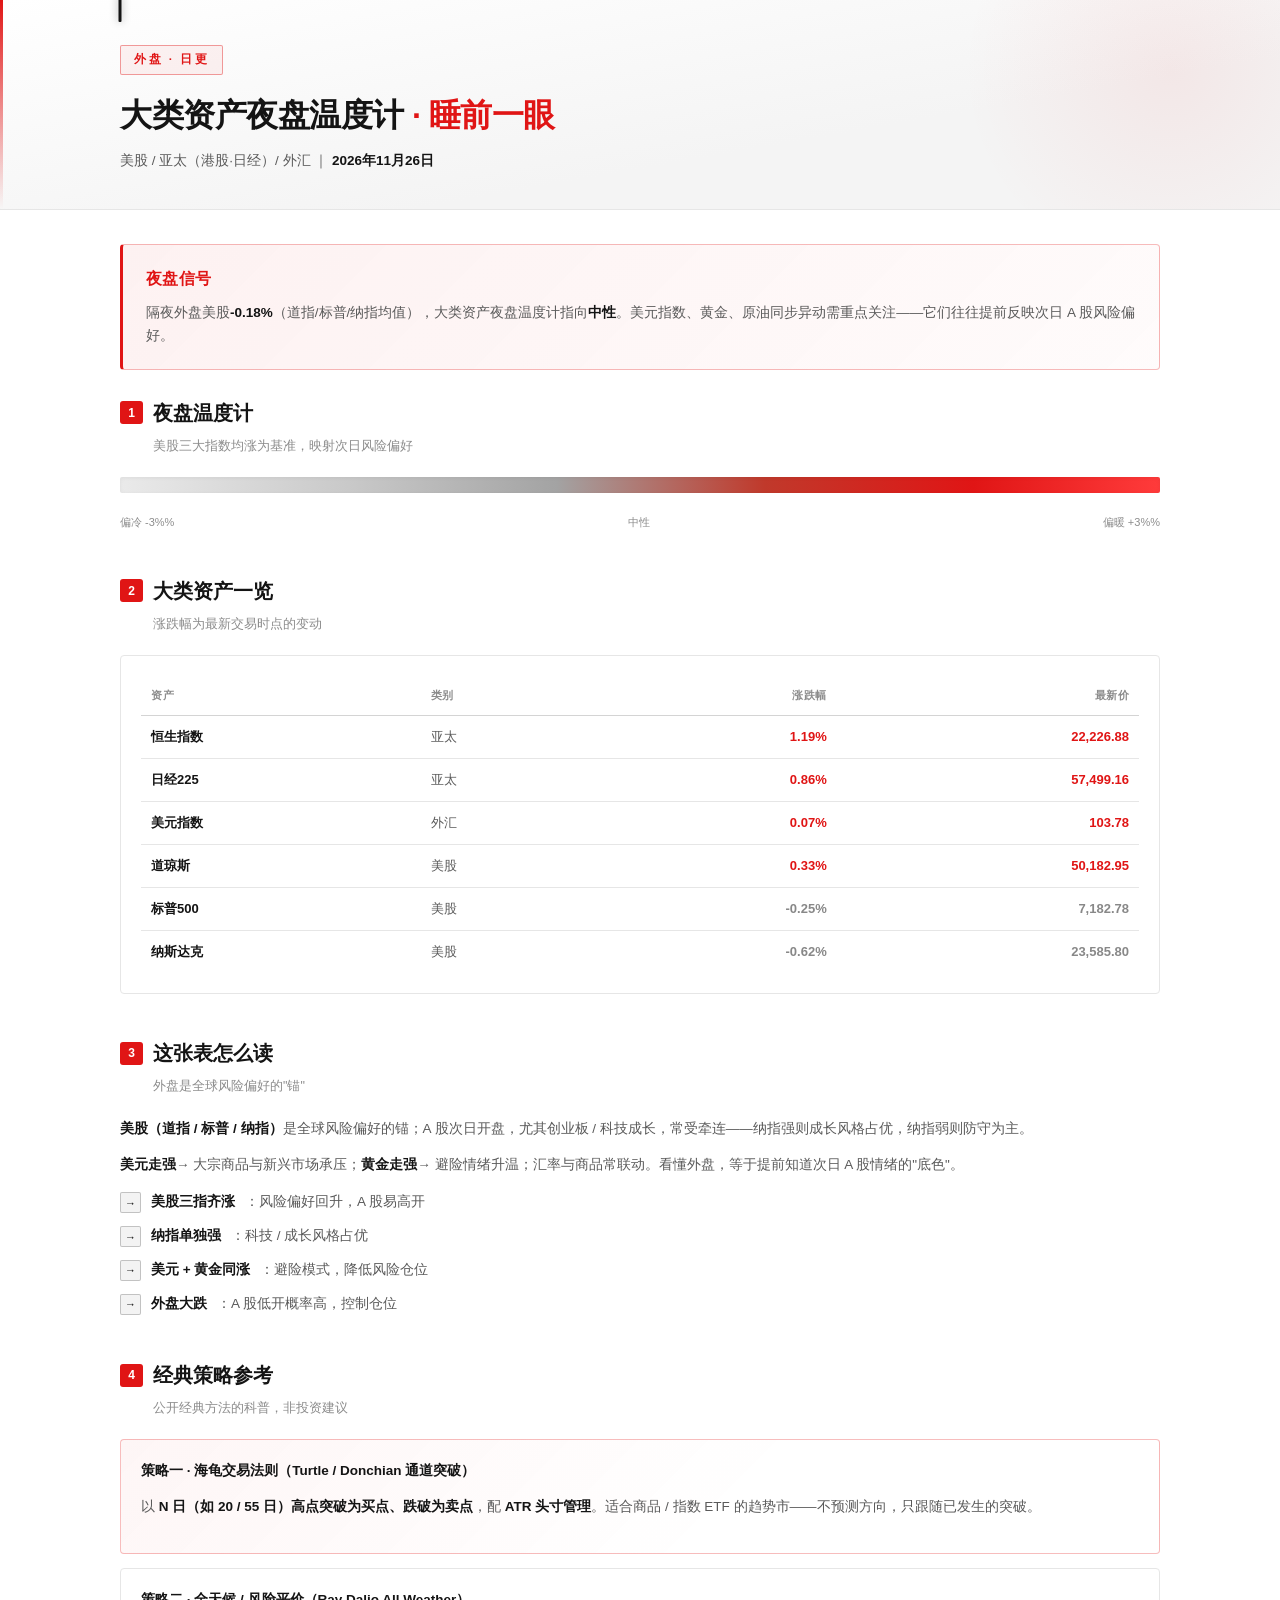
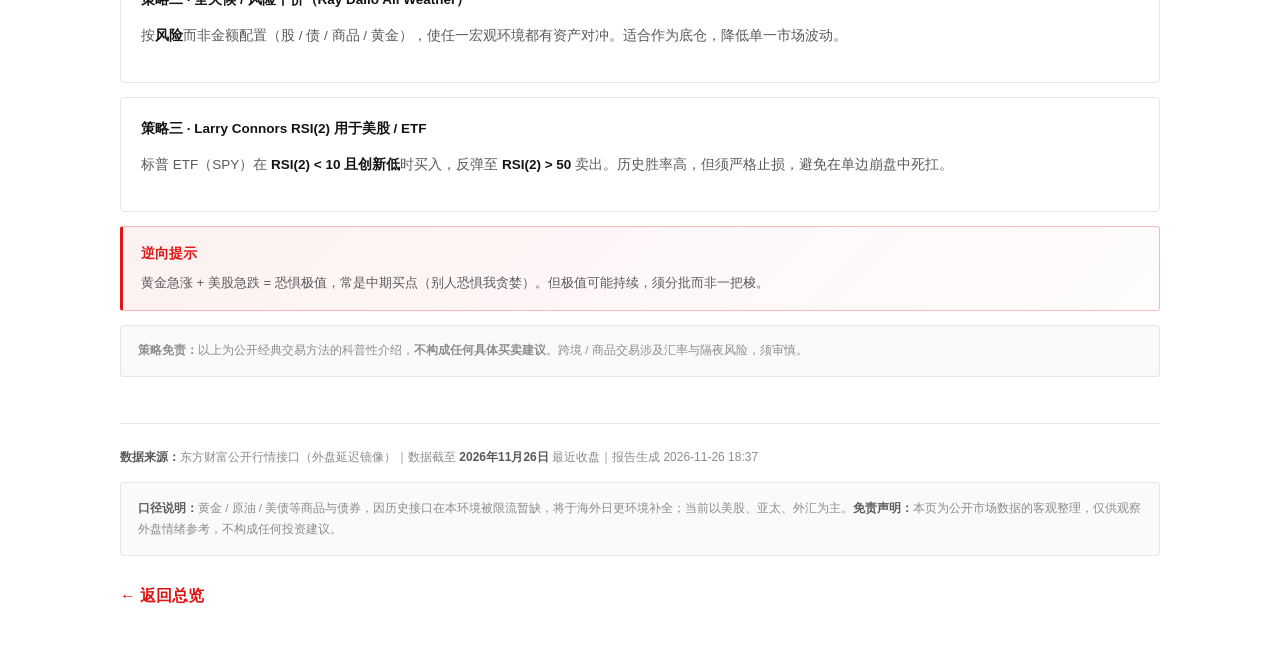
<file: global.html>
<!DOCTYPE html>
<html lang="zh-CN">
<head>
<meta charset="UTF-8">
<meta name="viewport" content="width=device-width, initial-scale=1.0">
<title>大类资产夜盘温度计 · 2026年11月26日</title>
<style>/* ============================================================
   A股主线与情绪复盘 — 白底·黑字·红涨配色
   涨 = 红 ｜ 跌 = 灰（不使用绿色）
   ============================================================ */

:root{
  /* 基础：白 */
  --bg:#ffffff;
  --bg2:#f6f6f6;
  --card:#ffffff;
  --card2:#f7f7f7;
  --line:#e6e6e6;
  --line2:#d4d4d4;

  /* 文字：黑 / 灰阶 */
  --txt:#141414;
  --txt2:#5a5a5a;
  --txt3:#8c8c8c;

  /* 涨 = 红 */
  --up:#e01515;
  --up2:#ff3b3b;
  --upbg:rgba(224,21,21,.07);

  /* 跌 = 灰（去绿） */
  --dn:#888888;
  --dn2:#5f5f5f;
  --dnbg:rgba(136,136,136,.10);

  /* 强调 = 红 */
  --acc:#e01515;
  --acc2:#ff3b3b;
  --accbg:rgba(224,21,21,.06);

  /* 中性替代色（原蓝/紫/青统一归灰） */
  --blue:#8c8c8c;
  --purple:#8c8c8c;
  --cyan:#8c8c8c;
}

*{margin:0;padding:0;box-sizing:border-box}

body{
  background:var(--bg); color:var(--txt);
  font-family:-apple-system,BlinkMacSystemFont,"PingFang SC","Microsoft YaHei","Helvetica Neue",sans-serif;
  line-height:1.7; -webkit-font-smoothing:antialiased;
  padding:0 0 60px;
}
.wrap{max-width:1080px;margin:0 auto;padding:0 20px}

/* ---------------- HEADER ---------------- */
header{
  background:linear-gradient(170deg,#ffffff 0%,#f4f4f4 65%);
  border-bottom:1px solid var(--line);
  padding:44px 0 36px; margin-bottom:34px;
  position:relative; overflow:hidden;
}
header::before{
  content:""; position:absolute; left:0; top:0; bottom:0; width:3px;
  background:linear-gradient(180deg,var(--up),transparent);
}
header::after{
  content:""; position:absolute; top:-140px; right:-100px;
  width:420px; height:420px; border-radius:50%;
  background:radial-gradient(circle,rgba(224,21,21,.06),transparent 70%);
}
.tag{
  display:inline-block; font-size:11.5px; letter-spacing:2.5px;
  color:var(--up); border:1px solid rgba(224,21,21,.40);
  background:rgba(224,21,21,.05);
  padding:4px 13px; border-radius:2px; margin-bottom:18px;
  font-weight:600;
}
h1{font-size:32px;font-weight:800;letter-spacing:-.5px;line-height:1.38;margin-bottom:13px;color:var(--txt)}
h1 .em{color:var(--up)}
.sub{color:var(--txt2);font-size:13.5px}
.sub b{color:var(--txt)}

/* ---------------- KPI ---------------- */
.kpis{display:grid;grid-template-columns:repeat(4,1fr);gap:13px;margin:26px 0 8px}
.kpi{
  background:var(--card); border:1px solid var(--line);
  border-radius:4px; padding:18px 16px; position:relative; overflow:hidden;
}
.kpi::before{content:"";position:absolute;left:0;top:0;bottom:0;width:2px;background:var(--line2)}
.kpi.up::before{background:var(--up)}
.kpi.dn::before{background:var(--dn)}
.kpi.ac::before{background:var(--acc)}
.kpi.bl::before{background:var(--blue)}
.kpi .lb{font-size:11.5px;color:var(--txt3);margin-bottom:8px;letter-spacing:.6px}
.kpi .vl{font-size:27px;font-weight:800;letter-spacing:-.5px;font-variant-numeric:tabular-nums}
.kpi .nt{font-size:11px;color:var(--txt3);margin-top:6px}

/* 色彩工具类：涨红 跌灰 */
.c-up{color:var(--up)}
.c-dn{color:var(--dn)}
.c-ac{color:var(--acc)}
.c-bl{color:var(--blue)}
.c-cy{color:var(--cyan)}
.c-pu{color:var(--purple)}

/* ---------------- VERDICT ---------------- */
.verdict{
  background:linear-gradient(135deg,rgba(224,21,21,.06),rgba(224,21,21,.015));
  border:1px solid rgba(224,21,21,.28); border-left:3px solid var(--up);
  border-radius:4px; padding:21px 23px; margin:26px 0;
}
.verdict .t{font-size:15.5px;font-weight:800;color:var(--up);margin-bottom:10px;letter-spacing:.3px}
.verdict p{font-size:13.5px;color:var(--txt2)}
.verdict p b{color:var(--txt)}

/* ---------------- SECTION ---------------- */
section{margin-bottom:42px}
h2{font-size:20px;font-weight:800;margin-bottom:6px;display:flex;align-items:center;gap:10px;color:var(--txt)}
h2 .n{
  font-size:12px;font-weight:800;color:#fff;background:var(--up);
  width:23px;height:23px;border-radius:3px;display:flex;
  align-items:center;justify-content:center;flex:0 0 auto;
}
.h2sub{font-size:12.5px;color:var(--txt3);margin-bottom:20px;padding-left:33px}
h3{font-size:15px;font-weight:700;margin:24px 0 12px;color:var(--txt)}
h3::before{content:"";display:inline-block;width:3px;height:14px;background:var(--up);
  border-radius:1px;margin-right:9px;vertical-align:-2px}

p.body{font-size:13.5px;color:var(--txt2);margin-bottom:14px}
p.body b{color:var(--txt)}
p.body .up{color:var(--up);font-weight:700}
p.body .dn{color:var(--dn);font-weight:700}

/* ---------------- CARD ---------------- */
.card{
  background:var(--card);border:1px solid var(--line);
  border-radius:4px;padding:20px;margin-bottom:14px;
}
.card.hl{border-color:rgba(224,21,21,.28);background:linear-gradient(135deg,rgba(224,21,21,.04),transparent 60%)}
.card.hl2{border-color:var(--line2);background:linear-gradient(135deg,rgba(20,20,20,.02),transparent 60%)}
.card .ct{font-size:13.5px;font-weight:700;margin-bottom:13px;display:flex;align-items:center;gap:8px;flex-wrap:wrap;color:var(--txt)}

/* 徽标 */
.badge{font-size:11px;padding:2.5px 8px;border-radius:2px;font-weight:700;letter-spacing:.3px}
.bg-up{background:var(--upbg);color:var(--up);border:1px solid rgba(224,21,21,.34)}
.bg-dn{background:var(--dnbg);color:var(--dn2);border:1px solid rgba(136,136,136,.30)}
.bg-ac{background:var(--accbg);color:var(--up);border:1px solid rgba(224,21,21,.34)}
.bg-bl{background:rgba(140,140,140,.12);color:var(--dn2);border:1px solid var(--line2)}
.bg-gy{background:rgba(140,140,140,.10);color:var(--txt2);border:1px solid var(--line2)}

/* ---------------- TABLE ---------------- */
table{width:100%;border-collapse:collapse;font-size:13px}
th{
  text-align:left;font-size:11px;color:var(--txt3);font-weight:700;
  padding:10px;border-bottom:1px solid var(--line2);white-space:nowrap;letter-spacing:.5px;
}
td{padding:10px;border-bottom:1px solid var(--line);color:var(--txt2);font-variant-numeric:tabular-nums}
tbody tr:last-child td{border-bottom:none}
tbody tr:hover{background:rgba(20,20,20,.035)}
td.nm{color:var(--txt);font-weight:600}
td.num{text-align:right}
th.num{text-align:right}
.mono{font-variant-numeric:tabular-nums;font-weight:700}

/* ---------------- 条形图 ---------------- */
.bars{display:flex;flex-direction:column;gap:9px;margin:6px 0 4px}
.bar-row{display:grid;grid-template-columns:104px 1fr 82px;gap:12px;align-items:center}
.bar-lb{font-size:12.5px;color:var(--txt2);text-align:right;white-space:nowrap;overflow:hidden;text-overflow:ellipsis}
.bar-track{height:22px;background:rgba(20,20,20,.045);border-radius:2px;position:relative;overflow:hidden}
.bar-fill{height:100%;border-radius:2px;position:relative;transition:width .8s cubic-bezier(.2,.8,.3,1)}
.bar-fill.up{background:linear-gradient(90deg,rgba(224,21,21,.42),var(--up))}
.bar-fill.dn{background:linear-gradient(90deg,rgba(136,136,136,.28),var(--dn))}
.bar-fill.mix{background:linear-gradient(90deg,rgba(20,20,20,.10),rgba(20,20,20,.40))}
.bar-vl{font-size:12.5px;font-weight:700;font-variant-numeric:tabular-nums;text-align:right}

/* ---------------- 涨停梯队 ---------------- */
.ladder{display:flex;flex-direction:column;gap:10px}
.rung{display:grid;grid-template-columns:80px 1fr;gap:14px;align-items:stretch}
.rung-h{
  background:linear-gradient(135deg,rgba(224,21,21,.12),rgba(224,21,21,.03));
  border:1px solid rgba(224,21,21,.26); border-radius:3px;
  display:flex;flex-direction:column;align-items:center;justify-content:center;padding:10px 4px;
}
.rung-h .n{font-size:22px;font-weight:900;color:var(--up);line-height:1}
.rung-h .t{font-size:10.5px;color:var(--txt3);margin-top:3px}
.rung-h.low{
  background:linear-gradient(135deg,rgba(20,20,20,.04),rgba(20,20,20,.01));
  border-color:rgba(20,20,20,.18);
}
.rung-h.low .n{color:var(--txt)}
.rung-b{
  background:var(--card2);border:1px solid var(--line);border-radius:3px;
  padding:11px 14px;display:flex;flex-wrap:wrap;gap:8px;align-items:center;
}
.stk{
  font-size:12px;padding:4px 10px;border-radius:2px;
  background:rgba(224,21,21,.08);color:var(--up);
  border:1px solid rgba(224,21,21,.20);white-space:nowrap;
}
.stk .s{color:var(--txt3);font-size:10.5px;margin-left:3px}
.stk.g{background:rgba(20,20,20,.03);color:var(--txt2);border-color:var(--line2)}
.stk.g .s{color:var(--txt3)}

/* ---------------- 温度计 ---------------- */
.gauge{margin:10px 0 20px}
.gauge-track{
  height:16px;border-radius:2px;position:relative;
  /* 冷 → 热：浅灰 → 中灰 → 暗红 → 亮红 */
  background:linear-gradient(90deg,#eaeaea 0%,#c9c9c9 22%,#a3a3a3 42%,#c0392b 62%,#e01515 82%,#ff3b3b 100%);
  box-shadow:inset 0 1px 4px rgba(0,0,0,.06);
}
.gauge-mark{
  position:absolute;top:-6px;width:3px;height:28px;border-radius:1px;
  background:var(--txt);box-shadow:0 0 8px rgba(20,20,20,.4);
  transform:translateX(-50%);
}
.gauge-mark::after{
  content:attr(data-lb);position:absolute;top:-25px;left:50%;transform:translateX(-50%);
  font-size:11.5px;font-weight:800;background:var(--up);
  padding:2px 8px;border-radius:2px;white-space:nowrap;color:#fff;
}
.gauge-scale{display:flex;justify-content:space-between;font-size:11px;color:var(--txt3);margin-top:9px}

/* ---------------- 四指标 ---------------- */
.mgrid{display:grid;grid-template-columns:repeat(4,1fr);gap:12px}
.mbox{background:var(--card2);border:1px solid var(--line);border-radius:4px;padding:16px 13px;text-align:center}
.mbox .mv{font-size:24px;font-weight:900;letter-spacing:-.5px;font-variant-numeric:tabular-nums;line-height:1.15}
.mbox .ml{font-size:11px;color:var(--txt3);margin-top:7px;line-height:1.5}

/* ---------------- 预警 / 支撑 ---------------- */
.warn{
  background:linear-gradient(135deg,rgba(224,21,21,.06),rgba(224,21,21,.01));
  border:1px solid rgba(224,21,21,.26); border-left:3px solid var(--up);
  border-radius:3px; padding:16px 18px; margin-bottom:12px;
}
.warn .wt{font-size:13.5px;font-weight:800;color:var(--up);margin-bottom:6px}
.warn p{font-size:13px;color:var(--txt2)}
.warn p b{color:var(--txt)}

.ok{
  background:linear-gradient(135deg,rgba(20,20,20,.025),transparent);
  border:1px solid var(--line2); border-left:3px solid var(--txt);
  border-radius:3px; padding:16px 18px; margin-bottom:12px;
}
.ok .wt{font-size:13.5px;font-weight:800;color:var(--txt);margin-bottom:6px}
.ok p{font-size:13px;color:var(--txt2)}
.ok p b{color:var(--txt)}

/* ---------------- 清单 ---------------- */
.ck{list-style:none;display:flex;flex-direction:column;gap:11px}
/* 用 flex 而非 grid：li 里的裸文本节点才能跟随 <b> 正常换行（grid 会把裸文本塞进 24px 窄列导致竖排） */
.ck li{display:flex;gap:10px;font-size:13.5px;
  color:var(--txt2); align-items:flex-start;list-style:none}
.ck li .ic{
  flex:0 0 21px;width:21px;height:21px;border-radius:2px;display:flex;align-items:center;
  justify-content:center;font-size:11px;font-weight:800;margin-top:1px;
  border:1px solid var(--line2);background:rgba(20,20,20,.03);color:var(--txt2);
}
.ck li .ic.r{background:var(--upbg);color:var(--up);border-color:rgba(224,21,21,.38)}
.ck li .ic.g{background:rgba(20,20,20,.05);color:var(--txt);border-color:rgba(20,20,20,.22)}
.ck li .ic.a{background:rgba(20,20,20,.03);color:var(--txt2);border-color:var(--line2)}
.ck li b{color:var(--txt)}

/* ---------------- 图例 ---------------- */
.legend{display:flex;flex-direction:column;gap:9px;font-size:12.5px;color:var(--txt2)}
.legend div{display:flex;align-items:center;gap:8px}
.dot{width:11px;height:11px;border-radius:2px;flex:0 0 auto}

/* ---------------- FOOTER ---------------- */
footer{
  border-top:1px solid var(--line);margin-top:46px;padding-top:22px;
  font-size:12px;color:var(--txt3);line-height:1.85;
}
footer b{color:var(--txt2)}
.disc{
  background:rgba(20,20,20,.02);border:1px solid var(--line);
  border-radius:3px;padding:15px 17px;margin-top:14px;font-size:11.5px;color:var(--txt3);
}

/* ---------------- 响应式 ---------------- */
@media (max-width:760px){
  h1{font-size:23px}
  .kpis{grid-template-columns:repeat(2,1fr)}
  .mgrid{grid-template-columns:repeat(2,1fr)}
  .bar-row{grid-template-columns:78px 1fr 70px}
  .rung{grid-template-columns:64px 1fr}
  .wrap{padding:0 14px}
  table{font-size:12px}
  td,th{padding:8px 6px}
}
</style>
</head>
<body>
<header>
  <div class="wrap">
    <span class="tag">外盘 · 日更</span>
    <h1>大类资产夜盘温度计 <span class="em">· 睡前一眼</span></h1>
    <div class="sub">美股 / 亚太（港股·日经）/ 外汇 ｜ <b>2026年11月26日</b></div>
  </div>
</header>
<div class="wrap">
  <div class="verdict"><div class="t">夜盘信号</div><p>隔夜外盘美股<b class='c-dn'>-0.18%</b>（道指/标普/纳指均值），大类资产夜盘温度计指向<b>中性</b>。美元指数、黄金、原油同步异动需重点关注——它们往往提前反映次日 A 股风险偏好。</p></div>

  <section>
    <h2><span class="n">1</span>夜盘温度计</h2>
    <div class="h2sub">美股三大指数均涨为基准，映射次日风险偏好</div>
    <div class="gauge">
      <div class="gauge-track"></div>
      <div class="gauge-mark" style="left:47.0%%" data-lb="中性"></div>
    </div>
    <div class="gauge-scale"><span>偏冷 -3%%</span><span>中性</span><span>偏暖 +3%%</span></div>
  </section>

  <section>
    <h2><span class="n">2</span>大类资产一览</h2>
    <div class="h2sub">涨跌幅为最新交易时点的变动</div>
    <div class="card">
      <table>
        <thead><tr><th>资产</th><th>类别</th><th class="num">涨跌幅</th><th class="num">最新价</th></tr></thead>
        <tbody><tr><td class="nm">恒生指数</td><td>亚太</td><td class="num mono c-up">1.19%</td><td class="num mono c-up">22,226.88</td></tr><tr><td class="nm">日经225</td><td>亚太</td><td class="num mono c-up">0.86%</td><td class="num mono c-up">57,499.16</td></tr><tr><td class="nm">美元指数</td><td>外汇</td><td class="num mono c-up">0.07%</td><td class="num mono c-up">103.78</td></tr><tr><td class="nm">道琼斯</td><td>美股</td><td class="num mono c-up">0.33%</td><td class="num mono c-up">50,182.95</td></tr><tr><td class="nm">标普500</td><td>美股</td><td class="num mono c-dn">-0.25%</td><td class="num mono c-dn">7,182.78</td></tr><tr><td class="nm">纳斯达克</td><td>美股</td><td class="num mono c-dn">-0.62%</td><td class="num mono c-dn">23,585.80</td></tr></tbody>
      </table>
    </div>
  </section>

  <section>
    <h2><span class="n">3</span>这张表怎么读</h2>
    <div class="h2sub">外盘是全球风险偏好的"锚"</div>
    <p class="body"><b>美股（道指 / 标普 / 纳指）</b>是全球风险偏好的锚；A 股次日开盘，尤其创业板 / 科技成长，常受牵连——纳指强则成长风格占优，纳指弱则防守为主。</p>
    <p class="body"><b>美元走强</b>→ 大宗商品与新兴市场承压；<b>黄金走强</b>→ 避险情绪升温；汇率与商品常联动。看懂外盘，等于提前知道次日 A 股情绪的"底色"。</p>
    <ul class="ck">
      <li><span class="ic g">→</span><b>美股三指齐涨</b>：风险偏好回升，A 股易高开</li>
      <li><span class="ic g">→</span><b>纳指单独强</b>：科技 / 成长风格占优</li>
      <li><span class="ic g">→</span><b>美元 + 黄金同涨</b>：避险模式，降低风险仓位</li>
      <li><span class="ic g">→</span><b>外盘大跌</b>：A 股低开概率高，控制仓位</li>
    </ul>
  </section>

  <section>
    <h2><span class="n">4</span>经典策略参考</h2>
    <div class="h2sub">公开经典方法的科普，非投资建议</div>
    <div class="card hl">
      <div class="ct">策略一 · 海龟交易法则（Turtle / Donchian 通道突破）</div>
      <p class="body">以 <b>N 日（如 20 / 55 日）高点突破为买点、跌破为卖点</b>，配 <b>ATR 头寸管理</b>。适合商品 / 指数 ETF 的趋势市——不预测方向，只跟随已发生的突破。</p>
    </div>
    <div class="card">
      <div class="ct">策略二 · 全天候 / 风险平价（Ray Dalio All Weather）</div>
      <p class="body">按<b>风险</b>而非金额配置（股 / 债 / 商品 / 黄金），使任一宏观环境都有资产对冲。适合作为底仓，降低单一市场波动。</p>
    </div>
    <div class="card">
      <div class="ct">策略三 · Larry Connors RSI(2) 用于美股 / ETF</div>
      <p class="body">标普 ETF（SPY）在 <b>RSI(2) &lt; 10 且创新低</b>时买入，反弹至 <b>RSI(2) &gt; 50</b> 卖出。历史胜率高，但须严格止损，避免在单边崩盘中死扛。</p>
    </div>
    <div class="warn"><div class="wt">逆向提示</div><p>黄金急涨 + 美股急跌 = 恐惧极值，常是中期买点（别人恐惧我贪婪）。但极值可能持续，须分批而非一把梭。</p></div>
    <div class="disc"><b>策略免责：</b>以上为公开经典交易方法的科普性介绍，<b>不构成任何具体买卖建议</b>。跨境 / 商品交易涉及汇率与隔夜风险，须审慎。</div>
  </section>

  <footer>
    <b>数据来源：</b>东方财富公开行情接口（外盘延迟镜像）｜数据截至 <b>2026年11月26日</b> 最近收盘｜报告生成 2026-11-26 18:37
    <div class="disc"><b>口径说明：</b>黄金 / 原油 / 美债等商品与债券，因历史接口在本环境被限流暂缺，将于海外日更环境补全；当前以美股、亚太、外汇为主。<b>免责声明：</b>本页为公开市场数据的客观整理，仅供观察外盘情绪参考，不构成任何投资建议。</div>
  </footer>
</div>
<div class="wrap" style="margin-top:26px"><a href="index.html" style="color:var(--up);font-weight:700;text-decoration:none">← 返回总览</a></div></body>
</html>
</file>
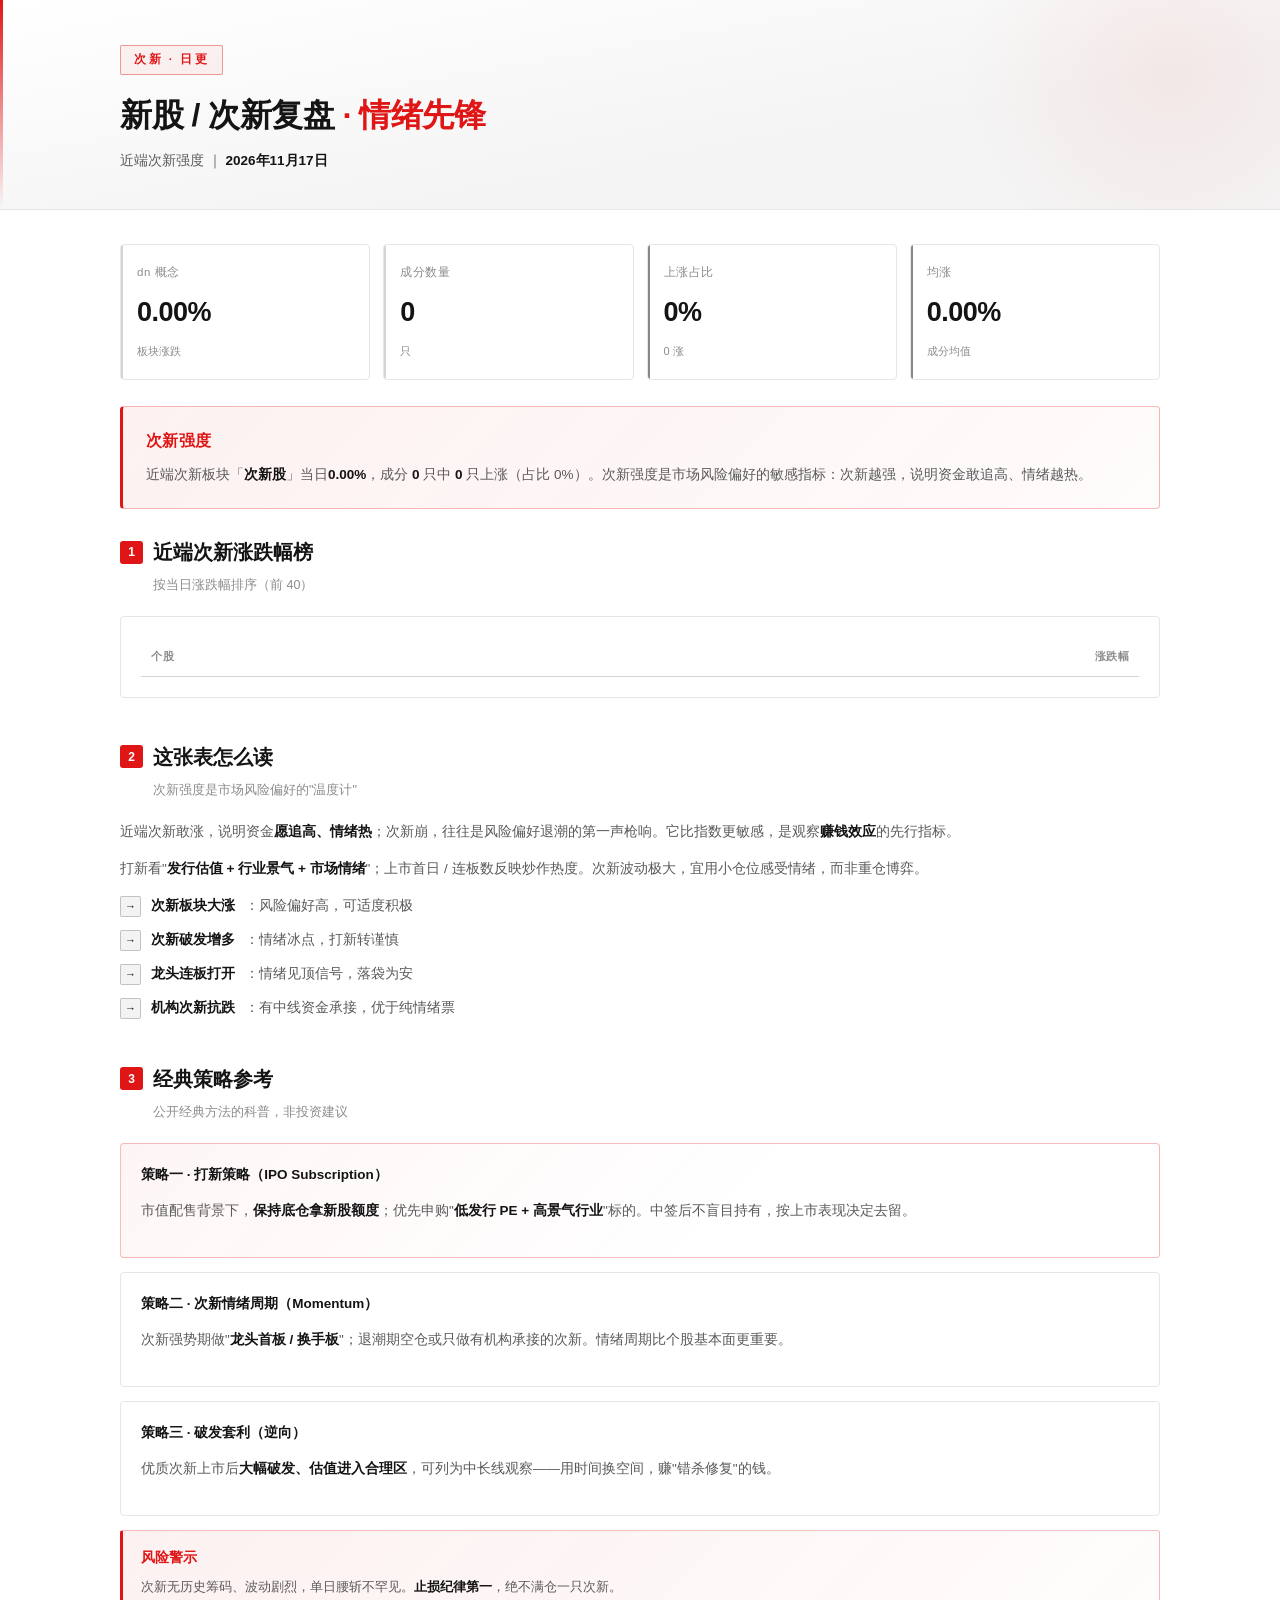
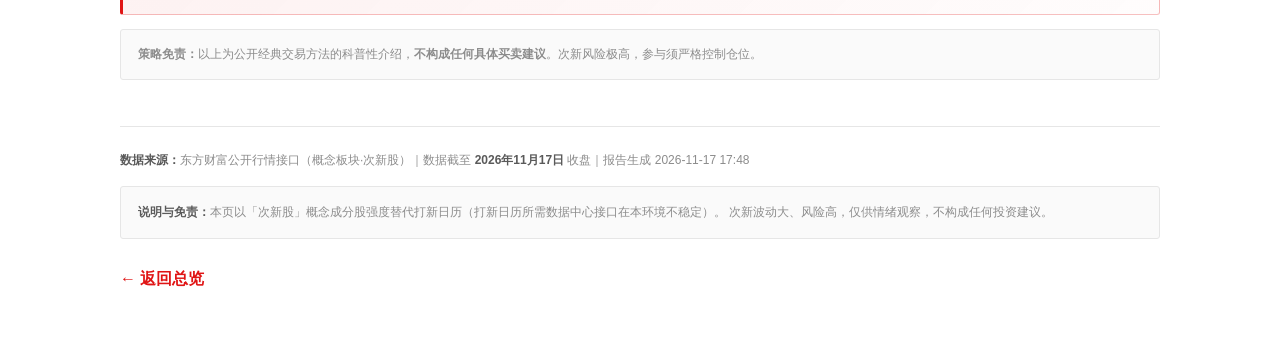
<file: ipo.html>
<!DOCTYPE html>
<html lang="zh-CN">
<head>
<meta charset="UTF-8">
<meta name="viewport" content="width=device-width, initial-scale=1.0">
<title>新股/次新复盘 · 2026年11月17日</title>
<style>/* ============================================================
   A股主线与情绪复盘 — 白底·黑字·红涨配色
   涨 = 红 ｜ 跌 = 灰（不使用绿色）
   ============================================================ */

:root{
  /* 基础：白 */
  --bg:#ffffff;
  --bg2:#f6f6f6;
  --card:#ffffff;
  --card2:#f7f7f7;
  --line:#e6e6e6;
  --line2:#d4d4d4;

  /* 文字：黑 / 灰阶 */
  --txt:#141414;
  --txt2:#5a5a5a;
  --txt3:#8c8c8c;

  /* 涨 = 红 */
  --up:#e01515;
  --up2:#ff3b3b;
  --upbg:rgba(224,21,21,.07);

  /* 跌 = 灰（去绿） */
  --dn:#888888;
  --dn2:#5f5f5f;
  --dnbg:rgba(136,136,136,.10);

  /* 强调 = 红 */
  --acc:#e01515;
  --acc2:#ff3b3b;
  --accbg:rgba(224,21,21,.06);

  /* 中性替代色（原蓝/紫/青统一归灰） */
  --blue:#8c8c8c;
  --purple:#8c8c8c;
  --cyan:#8c8c8c;
}

*{margin:0;padding:0;box-sizing:border-box}

body{
  background:var(--bg); color:var(--txt);
  font-family:-apple-system,BlinkMacSystemFont,"PingFang SC","Microsoft YaHei","Helvetica Neue",sans-serif;
  line-height:1.7; -webkit-font-smoothing:antialiased;
  padding:0 0 60px;
}
.wrap{max-width:1080px;margin:0 auto;padding:0 20px}

/* ---------------- HEADER ---------------- */
header{
  background:linear-gradient(170deg,#ffffff 0%,#f4f4f4 65%);
  border-bottom:1px solid var(--line);
  padding:44px 0 36px; margin-bottom:34px;
  position:relative; overflow:hidden;
}
header::before{
  content:""; position:absolute; left:0; top:0; bottom:0; width:3px;
  background:linear-gradient(180deg,var(--up),transparent);
}
header::after{
  content:""; position:absolute; top:-140px; right:-100px;
  width:420px; height:420px; border-radius:50%;
  background:radial-gradient(circle,rgba(224,21,21,.06),transparent 70%);
}
.tag{
  display:inline-block; font-size:11.5px; letter-spacing:2.5px;
  color:var(--up); border:1px solid rgba(224,21,21,.40);
  background:rgba(224,21,21,.05);
  padding:4px 13px; border-radius:2px; margin-bottom:18px;
  font-weight:600;
}
h1{font-size:32px;font-weight:800;letter-spacing:-.5px;line-height:1.38;margin-bottom:13px;color:var(--txt)}
h1 .em{color:var(--up)}
.sub{color:var(--txt2);font-size:13.5px}
.sub b{color:var(--txt)}

/* ---------------- KPI ---------------- */
.kpis{display:grid;grid-template-columns:repeat(4,1fr);gap:13px;margin:26px 0 8px}
.kpi{
  background:var(--card); border:1px solid var(--line);
  border-radius:4px; padding:18px 16px; position:relative; overflow:hidden;
}
.kpi::before{content:"";position:absolute;left:0;top:0;bottom:0;width:2px;background:var(--line2)}
.kpi.up::before{background:var(--up)}
.kpi.dn::before{background:var(--dn)}
.kpi.ac::before{background:var(--acc)}
.kpi.bl::before{background:var(--blue)}
.kpi .lb{font-size:11.5px;color:var(--txt3);margin-bottom:8px;letter-spacing:.6px}
.kpi .vl{font-size:27px;font-weight:800;letter-spacing:-.5px;font-variant-numeric:tabular-nums}
.kpi .nt{font-size:11px;color:var(--txt3);margin-top:6px}

/* 色彩工具类：涨红 跌灰 */
.c-up{color:var(--up)}
.c-dn{color:var(--dn)}
.c-ac{color:var(--acc)}
.c-bl{color:var(--blue)}
.c-cy{color:var(--cyan)}
.c-pu{color:var(--purple)}

/* ---------------- VERDICT ---------------- */
.verdict{
  background:linear-gradient(135deg,rgba(224,21,21,.06),rgba(224,21,21,.015));
  border:1px solid rgba(224,21,21,.28); border-left:3px solid var(--up);
  border-radius:4px; padding:21px 23px; margin:26px 0;
}
.verdict .t{font-size:15.5px;font-weight:800;color:var(--up);margin-bottom:10px;letter-spacing:.3px}
.verdict p{font-size:13.5px;color:var(--txt2)}
.verdict p b{color:var(--txt)}

/* ---------------- SECTION ---------------- */
section{margin-bottom:42px}
h2{font-size:20px;font-weight:800;margin-bottom:6px;display:flex;align-items:center;gap:10px;color:var(--txt)}
h2 .n{
  font-size:12px;font-weight:800;color:#fff;background:var(--up);
  width:23px;height:23px;border-radius:3px;display:flex;
  align-items:center;justify-content:center;flex:0 0 auto;
}
.h2sub{font-size:12.5px;color:var(--txt3);margin-bottom:20px;padding-left:33px}
h3{font-size:15px;font-weight:700;margin:24px 0 12px;color:var(--txt)}
h3::before{content:"";display:inline-block;width:3px;height:14px;background:var(--up);
  border-radius:1px;margin-right:9px;vertical-align:-2px}

p.body{font-size:13.5px;color:var(--txt2);margin-bottom:14px}
p.body b{color:var(--txt)}
p.body .up{color:var(--up);font-weight:700}
p.body .dn{color:var(--dn);font-weight:700}

/* ---------------- CARD ---------------- */
.card{
  background:var(--card);border:1px solid var(--line);
  border-radius:4px;padding:20px;margin-bottom:14px;
}
.card.hl{border-color:rgba(224,21,21,.28);background:linear-gradient(135deg,rgba(224,21,21,.04),transparent 60%)}
.card.hl2{border-color:var(--line2);background:linear-gradient(135deg,rgba(20,20,20,.02),transparent 60%)}
.card .ct{font-size:13.5px;font-weight:700;margin-bottom:13px;display:flex;align-items:center;gap:8px;flex-wrap:wrap;color:var(--txt)}

/* 徽标 */
.badge{font-size:11px;padding:2.5px 8px;border-radius:2px;font-weight:700;letter-spacing:.3px}
.bg-up{background:var(--upbg);color:var(--up);border:1px solid rgba(224,21,21,.34)}
.bg-dn{background:var(--dnbg);color:var(--dn2);border:1px solid rgba(136,136,136,.30)}
.bg-ac{background:var(--accbg);color:var(--up);border:1px solid rgba(224,21,21,.34)}
.bg-bl{background:rgba(140,140,140,.12);color:var(--dn2);border:1px solid var(--line2)}
.bg-gy{background:rgba(140,140,140,.10);color:var(--txt2);border:1px solid var(--line2)}

/* ---------------- TABLE ---------------- */
table{width:100%;border-collapse:collapse;font-size:13px}
th{
  text-align:left;font-size:11px;color:var(--txt3);font-weight:700;
  padding:10px;border-bottom:1px solid var(--line2);white-space:nowrap;letter-spacing:.5px;
}
td{padding:10px;border-bottom:1px solid var(--line);color:var(--txt2);font-variant-numeric:tabular-nums}
tbody tr:last-child td{border-bottom:none}
tbody tr:hover{background:rgba(20,20,20,.035)}
td.nm{color:var(--txt);font-weight:600}
td.num{text-align:right}
th.num{text-align:right}
.mono{font-variant-numeric:tabular-nums;font-weight:700}

/* ---------------- 条形图 ---------------- */
.bars{display:flex;flex-direction:column;gap:9px;margin:6px 0 4px}
.bar-row{display:grid;grid-template-columns:104px 1fr 82px;gap:12px;align-items:center}
.bar-lb{font-size:12.5px;color:var(--txt2);text-align:right;white-space:nowrap;overflow:hidden;text-overflow:ellipsis}
.bar-track{height:22px;background:rgba(20,20,20,.045);border-radius:2px;position:relative;overflow:hidden}
.bar-fill{height:100%;border-radius:2px;position:relative;transition:width .8s cubic-bezier(.2,.8,.3,1)}
.bar-fill.up{background:linear-gradient(90deg,rgba(224,21,21,.42),var(--up))}
.bar-fill.dn{background:linear-gradient(90deg,rgba(136,136,136,.28),var(--dn))}
.bar-fill.mix{background:linear-gradient(90deg,rgba(20,20,20,.10),rgba(20,20,20,.40))}
.bar-vl{font-size:12.5px;font-weight:700;font-variant-numeric:tabular-nums;text-align:right}

/* ---------------- 涨停梯队 ---------------- */
.ladder{display:flex;flex-direction:column;gap:10px}
.rung{display:grid;grid-template-columns:80px 1fr;gap:14px;align-items:stretch}
.rung-h{
  background:linear-gradient(135deg,rgba(224,21,21,.12),rgba(224,21,21,.03));
  border:1px solid rgba(224,21,21,.26); border-radius:3px;
  display:flex;flex-direction:column;align-items:center;justify-content:center;padding:10px 4px;
}
.rung-h .n{font-size:22px;font-weight:900;color:var(--up);line-height:1}
.rung-h .t{font-size:10.5px;color:var(--txt3);margin-top:3px}
.rung-h.low{
  background:linear-gradient(135deg,rgba(20,20,20,.04),rgba(20,20,20,.01));
  border-color:rgba(20,20,20,.18);
}
.rung-h.low .n{color:var(--txt)}
.rung-b{
  background:var(--card2);border:1px solid var(--line);border-radius:3px;
  padding:11px 14px;display:flex;flex-wrap:wrap;gap:8px;align-items:center;
}
.stk{
  font-size:12px;padding:4px 10px;border-radius:2px;
  background:rgba(224,21,21,.08);color:var(--up);
  border:1px solid rgba(224,21,21,.20);white-space:nowrap;
}
.stk .s{color:var(--txt3);font-size:10.5px;margin-left:3px}
.stk.g{background:rgba(20,20,20,.03);color:var(--txt2);border-color:var(--line2)}
.stk.g .s{color:var(--txt3)}

/* ---------------- 温度计 ---------------- */
.gauge{margin:10px 0 20px}
.gauge-track{
  height:16px;border-radius:2px;position:relative;
  /* 冷 → 热：浅灰 → 中灰 → 暗红 → 亮红 */
  background:linear-gradient(90deg,#eaeaea 0%,#c9c9c9 22%,#a3a3a3 42%,#c0392b 62%,#e01515 82%,#ff3b3b 100%);
  box-shadow:inset 0 1px 4px rgba(0,0,0,.06);
}
.gauge-mark{
  position:absolute;top:-6px;width:3px;height:28px;border-radius:1px;
  background:var(--txt);box-shadow:0 0 8px rgba(20,20,20,.4);
  transform:translateX(-50%);
}
.gauge-mark::after{
  content:attr(data-lb);position:absolute;top:-25px;left:50%;transform:translateX(-50%);
  font-size:11.5px;font-weight:800;background:var(--up);
  padding:2px 8px;border-radius:2px;white-space:nowrap;color:#fff;
}
.gauge-scale{display:flex;justify-content:space-between;font-size:11px;color:var(--txt3);margin-top:9px}

/* ---------------- 四指标 ---------------- */
.mgrid{display:grid;grid-template-columns:repeat(4,1fr);gap:12px}
.mbox{background:var(--card2);border:1px solid var(--line);border-radius:4px;padding:16px 13px;text-align:center}
.mbox .mv{font-size:24px;font-weight:900;letter-spacing:-.5px;font-variant-numeric:tabular-nums;line-height:1.15}
.mbox .ml{font-size:11px;color:var(--txt3);margin-top:7px;line-height:1.5}

/* ---------------- 预警 / 支撑 ---------------- */
.warn{
  background:linear-gradient(135deg,rgba(224,21,21,.06),rgba(224,21,21,.01));
  border:1px solid rgba(224,21,21,.26); border-left:3px solid var(--up);
  border-radius:3px; padding:16px 18px; margin-bottom:12px;
}
.warn .wt{font-size:13.5px;font-weight:800;color:var(--up);margin-bottom:6px}
.warn p{font-size:13px;color:var(--txt2)}
.warn p b{color:var(--txt)}

.ok{
  background:linear-gradient(135deg,rgba(20,20,20,.025),transparent);
  border:1px solid var(--line2); border-left:3px solid var(--txt);
  border-radius:3px; padding:16px 18px; margin-bottom:12px;
}
.ok .wt{font-size:13.5px;font-weight:800;color:var(--txt);margin-bottom:6px}
.ok p{font-size:13px;color:var(--txt2)}
.ok p b{color:var(--txt)}

/* ---------------- 清单 ---------------- */
.ck{list-style:none;display:flex;flex-direction:column;gap:11px}
/* 用 flex 而非 grid：li 里的裸文本节点才能跟随 <b> 正常换行（grid 会把裸文本塞进 24px 窄列导致竖排） */
.ck li{display:flex;gap:10px;font-size:13.5px;
  color:var(--txt2); align-items:flex-start;list-style:none}
.ck li .ic{
  flex:0 0 21px;width:21px;height:21px;border-radius:2px;display:flex;align-items:center;
  justify-content:center;font-size:11px;font-weight:800;margin-top:1px;
  border:1px solid var(--line2);background:rgba(20,20,20,.03);color:var(--txt2);
}
.ck li .ic.r{background:var(--upbg);color:var(--up);border-color:rgba(224,21,21,.38)}
.ck li .ic.g{background:rgba(20,20,20,.05);color:var(--txt);border-color:rgba(20,20,20,.22)}
.ck li .ic.a{background:rgba(20,20,20,.03);color:var(--txt2);border-color:var(--line2)}
.ck li b{color:var(--txt)}

/* ---------------- 图例 ---------------- */
.legend{display:flex;flex-direction:column;gap:9px;font-size:12.5px;color:var(--txt2)}
.legend div{display:flex;align-items:center;gap:8px}
.dot{width:11px;height:11px;border-radius:2px;flex:0 0 auto}

/* ---------------- FOOTER ---------------- */
footer{
  border-top:1px solid var(--line);margin-top:46px;padding-top:22px;
  font-size:12px;color:var(--txt3);line-height:1.85;
}
footer b{color:var(--txt2)}
.disc{
  background:rgba(20,20,20,.02);border:1px solid var(--line);
  border-radius:3px;padding:15px 17px;margin-top:14px;font-size:11.5px;color:var(--txt3);
}

/* ---------------- 响应式 ---------------- */
@media (max-width:760px){
  h1{font-size:23px}
  .kpis{grid-template-columns:repeat(2,1fr)}
  .mgrid{grid-template-columns:repeat(2,1fr)}
  .bar-row{grid-template-columns:78px 1fr 70px}
  .rung{grid-template-columns:64px 1fr}
  .wrap{padding:0 14px}
  table{font-size:12px}
  td,th{padding:8px 6px}
}
</style>
</head>
<body>
<header>
  <div class="wrap">
    <span class="tag">次新 · 日更</span>
    <h1>新股 / 次新复盘 <span class="em">· 情绪先锋</span></h1>
    <div class="sub">近端次新强度 ｜ <b>2026年11月17日</b></div>
  </div>
</header>
<div class="wrap">
  <div class="kpis"><div class="kpi 次新股"><div class="lb">dn 概念</div><div class="vl ">0.00%</div><div class="nt">板块涨跌</div></div><div class="kpi"><div class="lb">成分数量</div><div class="vl">0</div><div class="nt">只</div></div><div class="kpi dn"><div class="lb">上涨占比</div><div class="vl ">0%</div><div class="nt">0 涨</div></div><div class="kpi dn"><div class="lb">均涨</div><div class="vl ">0.00%</div><div class="nt">成分均值</div></div></div>
  <div class="verdict"><div class="t">次新强度</div><p>近端次新板块「<b>次新股</b>」当日<b class=''>0.00%</b>，成分 <b>0</b> 只中 <b>0</b> 只上涨（占比 0%）。次新强度是市场风险偏好的敏感指标：次新越强，说明资金敢追高、情绪越热。</p></div>

  <section>
    <h2><span class="n">1</span>近端次新涨跌幅榜</h2>
    <div class="h2sub">按当日涨跌幅排序（前 40）</div>
    <div class="card">
      <table>
        <thead><tr><th>个股</th><th class="num">涨跌幅</th></tr></thead>
        <tbody></tbody>
      </table>
    </div>
  </section>

  <section>
    <h2><span class="n">2</span>这张表怎么读</h2>
    <div class="h2sub">次新强度是市场风险偏好的"温度计"</div>
    <p class="body">近端次新敢涨，说明资金<b>愿追高、情绪热</b>；次新崩，往往是风险偏好退潮的第一声枪响。它比指数更敏感，是观察<b>赚钱效应</b>的先行指标。</p>
    <p class="body">打新看"<b>发行估值 + 行业景气 + 市场情绪</b>"；上市首日 / 连板数反映炒作热度。次新波动极大，宜用小仓位感受情绪，而非重仓博弈。</p>
    <ul class="ck">
      <li><span class="ic g">→</span><b>次新板块大涨</b>：风险偏好高，可适度积极</li>
      <li><span class="ic g">→</span><b>次新破发增多</b>：情绪冰点，打新转谨慎</li>
      <li><span class="ic g">→</span><b>龙头连板打开</b>：情绪见顶信号，落袋为安</li>
      <li><span class="ic g">→</span><b>机构次新抗跌</b>：有中线资金承接，优于纯情绪票</li>
    </ul>
  </section>

  <section>
    <h2><span class="n">3</span>经典策略参考</h2>
    <div class="h2sub">公开经典方法的科普，非投资建议</div>
    <div class="card hl">
      <div class="ct">策略一 · 打新策略（IPO Subscription）</div>
      <p class="body">市值配售背景下，<b>保持底仓拿新股额度</b>；优先申购"<b>低发行 PE + 高景气行业</b>"标的。中签后不盲目持有，按上市表现决定去留。</p>
    </div>
    <div class="card">
      <div class="ct">策略二 · 次新情绪周期（Momentum）</div>
      <p class="body">次新强势期做"<b>龙头首板 / 换手板</b>"；退潮期空仓或只做有机构承接的次新。情绪周期比个股基本面更重要。</p>
    </div>
    <div class="card">
      <div class="ct">策略三 · 破发套利（逆向）</div>
      <p class="body">优质次新上市后<b>大幅破发、估值进入合理区</b>，可列为中长线观察——用时间换空间，赚"错杀修复"的钱。</p>
    </div>
    <div class="warn"><div class="wt">风险警示</div><p>次新无历史筹码、波动剧烈，单日腰斩不罕见。<b>止损纪律第一</b>，绝不满仓一只次新。</p></div>
    <div class="disc"><b>策略免责：</b>以上为公开经典交易方法的科普性介绍，<b>不构成任何具体买卖建议</b>。次新风险极高，参与须严格控制仓位。</div>
  </section>

  <footer>
    <b>数据来源：</b>东方财富公开行情接口（概念板块·次新股）｜数据截至 <b>2026年11月17日</b> 收盘｜报告生成 2026-11-17 17:48
    <div class="disc"><b>说明与免责：</b>本页以「次新股」概念成分股强度替代打新日历（打新日历所需数据中心接口在本环境不稳定）。
    次新波动大、风险高，仅供情绪观察，不构成任何投资建议。</div>
  </footer>
</div>
<div class="wrap" style="margin-top:26px"><a href="index.html" style="color:var(--up);font-weight:700;text-decoration:none">← 返回总览</a></div></body>
</html>
</file>
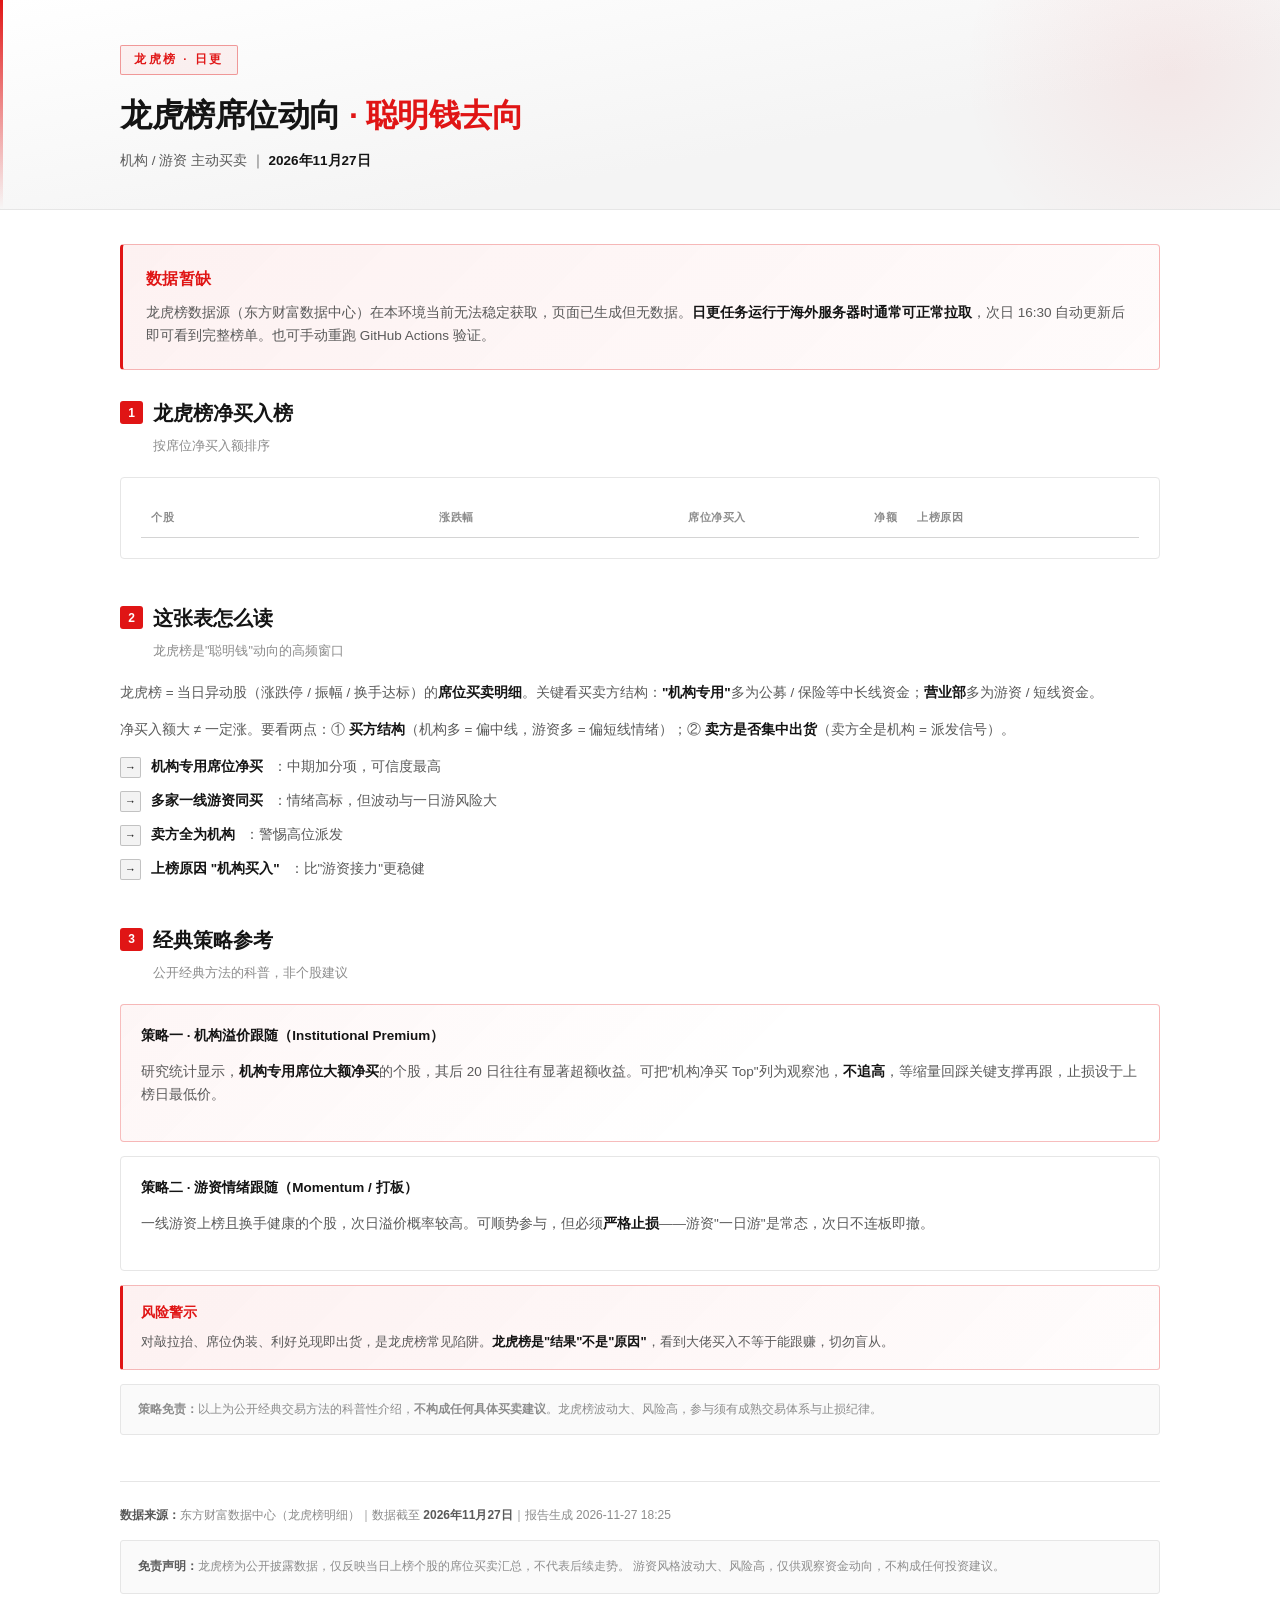
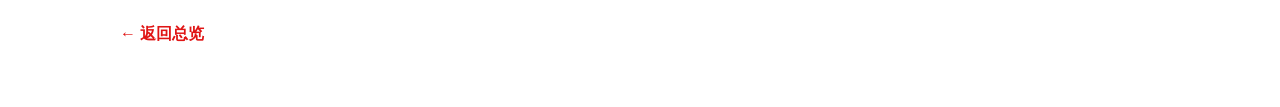
<file: lhb.html>
<!DOCTYPE html>
<html lang="zh-CN">
<head>
<meta charset="UTF-8">
<meta name="viewport" content="width=device-width, initial-scale=1.0">
<title>龙虎榜席位动向 · 2026年11月27日</title>
<style>/* ============================================================
   A股主线与情绪复盘 — 白底·黑字·红涨配色
   涨 = 红 ｜ 跌 = 灰（不使用绿色）
   ============================================================ */

:root{
  /* 基础：白 */
  --bg:#ffffff;
  --bg2:#f6f6f6;
  --card:#ffffff;
  --card2:#f7f7f7;
  --line:#e6e6e6;
  --line2:#d4d4d4;

  /* 文字：黑 / 灰阶 */
  --txt:#141414;
  --txt2:#5a5a5a;
  --txt3:#8c8c8c;

  /* 涨 = 红 */
  --up:#e01515;
  --up2:#ff3b3b;
  --upbg:rgba(224,21,21,.07);

  /* 跌 = 灰（去绿） */
  --dn:#888888;
  --dn2:#5f5f5f;
  --dnbg:rgba(136,136,136,.10);

  /* 强调 = 红 */
  --acc:#e01515;
  --acc2:#ff3b3b;
  --accbg:rgba(224,21,21,.06);

  /* 中性替代色（原蓝/紫/青统一归灰） */
  --blue:#8c8c8c;
  --purple:#8c8c8c;
  --cyan:#8c8c8c;
}

*{margin:0;padding:0;box-sizing:border-box}

body{
  background:var(--bg); color:var(--txt);
  font-family:-apple-system,BlinkMacSystemFont,"PingFang SC","Microsoft YaHei","Helvetica Neue",sans-serif;
  line-height:1.7; -webkit-font-smoothing:antialiased;
  padding:0 0 60px;
}
.wrap{max-width:1080px;margin:0 auto;padding:0 20px}

/* ---------------- HEADER ---------------- */
header{
  background:linear-gradient(170deg,#ffffff 0%,#f4f4f4 65%);
  border-bottom:1px solid var(--line);
  padding:44px 0 36px; margin-bottom:34px;
  position:relative; overflow:hidden;
}
header::before{
  content:""; position:absolute; left:0; top:0; bottom:0; width:3px;
  background:linear-gradient(180deg,var(--up),transparent);
}
header::after{
  content:""; position:absolute; top:-140px; right:-100px;
  width:420px; height:420px; border-radius:50%;
  background:radial-gradient(circle,rgba(224,21,21,.06),transparent 70%);
}
.tag{
  display:inline-block; font-size:11.5px; letter-spacing:2.5px;
  color:var(--up); border:1px solid rgba(224,21,21,.40);
  background:rgba(224,21,21,.05);
  padding:4px 13px; border-radius:2px; margin-bottom:18px;
  font-weight:600;
}
h1{font-size:32px;font-weight:800;letter-spacing:-.5px;line-height:1.38;margin-bottom:13px;color:var(--txt)}
h1 .em{color:var(--up)}
.sub{color:var(--txt2);font-size:13.5px}
.sub b{color:var(--txt)}

/* ---------------- KPI ---------------- */
.kpis{display:grid;grid-template-columns:repeat(4,1fr);gap:13px;margin:26px 0 8px}
.kpi{
  background:var(--card); border:1px solid var(--line);
  border-radius:4px; padding:18px 16px; position:relative; overflow:hidden;
}
.kpi::before{content:"";position:absolute;left:0;top:0;bottom:0;width:2px;background:var(--line2)}
.kpi.up::before{background:var(--up)}
.kpi.dn::before{background:var(--dn)}
.kpi.ac::before{background:var(--acc)}
.kpi.bl::before{background:var(--blue)}
.kpi .lb{font-size:11.5px;color:var(--txt3);margin-bottom:8px;letter-spacing:.6px}
.kpi .vl{font-size:27px;font-weight:800;letter-spacing:-.5px;font-variant-numeric:tabular-nums}
.kpi .nt{font-size:11px;color:var(--txt3);margin-top:6px}

/* 色彩工具类：涨红 跌灰 */
.c-up{color:var(--up)}
.c-dn{color:var(--dn)}
.c-ac{color:var(--acc)}
.c-bl{color:var(--blue)}
.c-cy{color:var(--cyan)}
.c-pu{color:var(--purple)}

/* ---------------- VERDICT ---------------- */
.verdict{
  background:linear-gradient(135deg,rgba(224,21,21,.06),rgba(224,21,21,.015));
  border:1px solid rgba(224,21,21,.28); border-left:3px solid var(--up);
  border-radius:4px; padding:21px 23px; margin:26px 0;
}
.verdict .t{font-size:15.5px;font-weight:800;color:var(--up);margin-bottom:10px;letter-spacing:.3px}
.verdict p{font-size:13.5px;color:var(--txt2)}
.verdict p b{color:var(--txt)}

/* ---------------- SECTION ---------------- */
section{margin-bottom:42px}
h2{font-size:20px;font-weight:800;margin-bottom:6px;display:flex;align-items:center;gap:10px;color:var(--txt)}
h2 .n{
  font-size:12px;font-weight:800;color:#fff;background:var(--up);
  width:23px;height:23px;border-radius:3px;display:flex;
  align-items:center;justify-content:center;flex:0 0 auto;
}
.h2sub{font-size:12.5px;color:var(--txt3);margin-bottom:20px;padding-left:33px}
h3{font-size:15px;font-weight:700;margin:24px 0 12px;color:var(--txt)}
h3::before{content:"";display:inline-block;width:3px;height:14px;background:var(--up);
  border-radius:1px;margin-right:9px;vertical-align:-2px}

p.body{font-size:13.5px;color:var(--txt2);margin-bottom:14px}
p.body b{color:var(--txt)}
p.body .up{color:var(--up);font-weight:700}
p.body .dn{color:var(--dn);font-weight:700}

/* ---------------- CARD ---------------- */
.card{
  background:var(--card);border:1px solid var(--line);
  border-radius:4px;padding:20px;margin-bottom:14px;
}
.card.hl{border-color:rgba(224,21,21,.28);background:linear-gradient(135deg,rgba(224,21,21,.04),transparent 60%)}
.card.hl2{border-color:var(--line2);background:linear-gradient(135deg,rgba(20,20,20,.02),transparent 60%)}
.card .ct{font-size:13.5px;font-weight:700;margin-bottom:13px;display:flex;align-items:center;gap:8px;flex-wrap:wrap;color:var(--txt)}

/* 徽标 */
.badge{font-size:11px;padding:2.5px 8px;border-radius:2px;font-weight:700;letter-spacing:.3px}
.bg-up{background:var(--upbg);color:var(--up);border:1px solid rgba(224,21,21,.34)}
.bg-dn{background:var(--dnbg);color:var(--dn2);border:1px solid rgba(136,136,136,.30)}
.bg-ac{background:var(--accbg);color:var(--up);border:1px solid rgba(224,21,21,.34)}
.bg-bl{background:rgba(140,140,140,.12);color:var(--dn2);border:1px solid var(--line2)}
.bg-gy{background:rgba(140,140,140,.10);color:var(--txt2);border:1px solid var(--line2)}

/* ---------------- TABLE ---------------- */
table{width:100%;border-collapse:collapse;font-size:13px}
th{
  text-align:left;font-size:11px;color:var(--txt3);font-weight:700;
  padding:10px;border-bottom:1px solid var(--line2);white-space:nowrap;letter-spacing:.5px;
}
td{padding:10px;border-bottom:1px solid var(--line);color:var(--txt2);font-variant-numeric:tabular-nums}
tbody tr:last-child td{border-bottom:none}
tbody tr:hover{background:rgba(20,20,20,.035)}
td.nm{color:var(--txt);font-weight:600}
td.num{text-align:right}
th.num{text-align:right}
.mono{font-variant-numeric:tabular-nums;font-weight:700}

/* ---------------- 条形图 ---------------- */
.bars{display:flex;flex-direction:column;gap:9px;margin:6px 0 4px}
.bar-row{display:grid;grid-template-columns:104px 1fr 82px;gap:12px;align-items:center}
.bar-lb{font-size:12.5px;color:var(--txt2);text-align:right;white-space:nowrap;overflow:hidden;text-overflow:ellipsis}
.bar-track{height:22px;background:rgba(20,20,20,.045);border-radius:2px;position:relative;overflow:hidden}
.bar-fill{height:100%;border-radius:2px;position:relative;transition:width .8s cubic-bezier(.2,.8,.3,1)}
.bar-fill.up{background:linear-gradient(90deg,rgba(224,21,21,.42),var(--up))}
.bar-fill.dn{background:linear-gradient(90deg,rgba(136,136,136,.28),var(--dn))}
.bar-fill.mix{background:linear-gradient(90deg,rgba(20,20,20,.10),rgba(20,20,20,.40))}
.bar-vl{font-size:12.5px;font-weight:700;font-variant-numeric:tabular-nums;text-align:right}

/* ---------------- 涨停梯队 ---------------- */
.ladder{display:flex;flex-direction:column;gap:10px}
.rung{display:grid;grid-template-columns:80px 1fr;gap:14px;align-items:stretch}
.rung-h{
  background:linear-gradient(135deg,rgba(224,21,21,.12),rgba(224,21,21,.03));
  border:1px solid rgba(224,21,21,.26); border-radius:3px;
  display:flex;flex-direction:column;align-items:center;justify-content:center;padding:10px 4px;
}
.rung-h .n{font-size:22px;font-weight:900;color:var(--up);line-height:1}
.rung-h .t{font-size:10.5px;color:var(--txt3);margin-top:3px}
.rung-h.low{
  background:linear-gradient(135deg,rgba(20,20,20,.04),rgba(20,20,20,.01));
  border-color:rgba(20,20,20,.18);
}
.rung-h.low .n{color:var(--txt)}
.rung-b{
  background:var(--card2);border:1px solid var(--line);border-radius:3px;
  padding:11px 14px;display:flex;flex-wrap:wrap;gap:8px;align-items:center;
}
.stk{
  font-size:12px;padding:4px 10px;border-radius:2px;
  background:rgba(224,21,21,.08);color:var(--up);
  border:1px solid rgba(224,21,21,.20);white-space:nowrap;
}
.stk .s{color:var(--txt3);font-size:10.5px;margin-left:3px}
.stk.g{background:rgba(20,20,20,.03);color:var(--txt2);border-color:var(--line2)}
.stk.g .s{color:var(--txt3)}

/* ---------------- 温度计 ---------------- */
.gauge{margin:10px 0 20px}
.gauge-track{
  height:16px;border-radius:2px;position:relative;
  /* 冷 → 热：浅灰 → 中灰 → 暗红 → 亮红 */
  background:linear-gradient(90deg,#eaeaea 0%,#c9c9c9 22%,#a3a3a3 42%,#c0392b 62%,#e01515 82%,#ff3b3b 100%);
  box-shadow:inset 0 1px 4px rgba(0,0,0,.06);
}
.gauge-mark{
  position:absolute;top:-6px;width:3px;height:28px;border-radius:1px;
  background:var(--txt);box-shadow:0 0 8px rgba(20,20,20,.4);
  transform:translateX(-50%);
}
.gauge-mark::after{
  content:attr(data-lb);position:absolute;top:-25px;left:50%;transform:translateX(-50%);
  font-size:11.5px;font-weight:800;background:var(--up);
  padding:2px 8px;border-radius:2px;white-space:nowrap;color:#fff;
}
.gauge-scale{display:flex;justify-content:space-between;font-size:11px;color:var(--txt3);margin-top:9px}

/* ---------------- 四指标 ---------------- */
.mgrid{display:grid;grid-template-columns:repeat(4,1fr);gap:12px}
.mbox{background:var(--card2);border:1px solid var(--line);border-radius:4px;padding:16px 13px;text-align:center}
.mbox .mv{font-size:24px;font-weight:900;letter-spacing:-.5px;font-variant-numeric:tabular-nums;line-height:1.15}
.mbox .ml{font-size:11px;color:var(--txt3);margin-top:7px;line-height:1.5}

/* ---------------- 预警 / 支撑 ---------------- */
.warn{
  background:linear-gradient(135deg,rgba(224,21,21,.06),rgba(224,21,21,.01));
  border:1px solid rgba(224,21,21,.26); border-left:3px solid var(--up);
  border-radius:3px; padding:16px 18px; margin-bottom:12px;
}
.warn .wt{font-size:13.5px;font-weight:800;color:var(--up);margin-bottom:6px}
.warn p{font-size:13px;color:var(--txt2)}
.warn p b{color:var(--txt)}

.ok{
  background:linear-gradient(135deg,rgba(20,20,20,.025),transparent);
  border:1px solid var(--line2); border-left:3px solid var(--txt);
  border-radius:3px; padding:16px 18px; margin-bottom:12px;
}
.ok .wt{font-size:13.5px;font-weight:800;color:var(--txt);margin-bottom:6px}
.ok p{font-size:13px;color:var(--txt2)}
.ok p b{color:var(--txt)}

/* ---------------- 清单 ---------------- */
.ck{list-style:none;display:flex;flex-direction:column;gap:11px}
/* 用 flex 而非 grid：li 里的裸文本节点才能跟随 <b> 正常换行（grid 会把裸文本塞进 24px 窄列导致竖排） */
.ck li{display:flex;gap:10px;font-size:13.5px;
  color:var(--txt2); align-items:flex-start;list-style:none}
.ck li .ic{
  flex:0 0 21px;width:21px;height:21px;border-radius:2px;display:flex;align-items:center;
  justify-content:center;font-size:11px;font-weight:800;margin-top:1px;
  border:1px solid var(--line2);background:rgba(20,20,20,.03);color:var(--txt2);
}
.ck li .ic.r{background:var(--upbg);color:var(--up);border-color:rgba(224,21,21,.38)}
.ck li .ic.g{background:rgba(20,20,20,.05);color:var(--txt);border-color:rgba(20,20,20,.22)}
.ck li .ic.a{background:rgba(20,20,20,.03);color:var(--txt2);border-color:var(--line2)}
.ck li b{color:var(--txt)}

/* ---------------- 图例 ---------------- */
.legend{display:flex;flex-direction:column;gap:9px;font-size:12.5px;color:var(--txt2)}
.legend div{display:flex;align-items:center;gap:8px}
.dot{width:11px;height:11px;border-radius:2px;flex:0 0 auto}

/* ---------------- FOOTER ---------------- */
footer{
  border-top:1px solid var(--line);margin-top:46px;padding-top:22px;
  font-size:12px;color:var(--txt3);line-height:1.85;
}
footer b{color:var(--txt2)}
.disc{
  background:rgba(20,20,20,.02);border:1px solid var(--line);
  border-radius:3px;padding:15px 17px;margin-top:14px;font-size:11.5px;color:var(--txt3);
}

/* ---------------- 响应式 ---------------- */
@media (max-width:760px){
  h1{font-size:23px}
  .kpis{grid-template-columns:repeat(2,1fr)}
  .mgrid{grid-template-columns:repeat(2,1fr)}
  .bar-row{grid-template-columns:78px 1fr 70px}
  .rung{grid-template-columns:64px 1fr}
  .wrap{padding:0 14px}
  table{font-size:12px}
  td,th{padding:8px 6px}
}
</style>
</head>
<body>
<header>
  <div class="wrap">
    <span class="tag">龙虎榜 · 日更</span>
    <h1>龙虎榜席位动向 <span class="em">· 聪明钱去向</span></h1>
    <div class="sub">机构 / 游资 主动买卖 ｜ <b>2026年11月27日</b></div>
  </div>
</header>
<div class="wrap">
  <div class="verdict"><div class="t">数据暂缺</div><p>龙虎榜数据源（东方财富数据中心）在本环境当前无法稳定获取，页面已生成但无数据。<b>日更任务运行于海外服务器时通常可正常拉取</b>，次日 16:30 自动更新后即可看到完整榜单。也可手动重跑 GitHub Actions 验证。</p></div>
  <section>
    <h2><span class="n">1</span>龙虎榜净买入榜</h2>
    <div class="h2sub">按席位净买入额排序</div>
    <div class="card">
      <table>
        <thead><tr><th>个股</th><th class="num">涨跌幅</th><th class="num">席位净买入</th><th class="num">净额</th><th>上榜原因</th></tr></thead>
        <tbody></tbody>
      </table>
    </div>
  </section>

  <section>
    <h2><span class="n">2</span>这张表怎么读</h2>
    <div class="h2sub">龙虎榜是"聪明钱"动向的高频窗口</div>
    <p class="body">龙虎榜 = 当日异动股（涨跌停 / 振幅 / 换手达标）的<b>席位买卖明细</b>。关键看买卖方结构：<b>"机构专用"</b>多为公募 / 保险等中长线资金；<b>营业部</b>多为游资 / 短线资金。</p>
    <p class="body">净买入额大 ≠ 一定涨。要看两点：① <b>买方结构</b>（机构多 = 偏中线，游资多 = 偏短线情绪）；② <b>卖方是否集中出货</b>（卖方全是机构 = 派发信号）。</p>
    <ul class="ck">
      <li><span class="ic g">→</span><b>机构专用席位净买</b>：中期加分项，可信度最高</li>
      <li><span class="ic g">→</span><b>多家一线游资同买</b>：情绪高标，但波动与一日游风险大</li>
      <li><span class="ic g">→</span><b>卖方全为机构</b>：警惕高位派发</li>
      <li><span class="ic g">→</span><b>上榜原因 "机构买入"</b>：比"游资接力"更稳健</li>
    </ul>
  </section>

  <section>
    <h2><span class="n">3</span>经典策略参考</h2>
    <div class="h2sub">公开经典方法的科普，非个股建议</div>
    <div class="card hl">
      <div class="ct">策略一 · 机构溢价跟随（Institutional Premium）</div>
      <p class="body">研究统计显示，<b>机构专用席位大额净买</b>的个股，其后 20 日往往有显著超额收益。可把"机构净买 Top"列为观察池，<b>不追高</b>，等缩量回踩关键支撑再跟，止损设于上榜日最低价。</p>
    </div>
    <div class="card">
      <div class="ct">策略二 · 游资情绪跟随（Momentum / 打板）</div>
      <p class="body">一线游资上榜且换手健康的个股，次日溢价概率较高。可顺势参与，但必须<b>严格止损</b>——游资"一日游"是常态，次日不连板即撤。</p>
    </div>
    <div class="warn"><div class="wt">风险警示</div><p>对敲拉抬、席位伪装、利好兑现即出货，是龙虎榜常见陷阱。<b>龙虎榜是"结果"不是"原因"</b>，看到大佬买入不等于能跟赚，切勿盲从。</p></div>
    <div class="disc"><b>策略免责：</b>以上为公开经典交易方法的科普性介绍，<b>不构成任何具体买卖建议</b>。龙虎榜波动大、风险高，参与须有成熟交易体系与止损纪律。</div>
  </section>

  <footer>
    <b>数据来源：</b>东方财富数据中心（龙虎榜明细）｜数据截至 <b>2026年11月27日</b>｜报告生成 2026-11-27 18:25
    <div class="disc"><b>免责声明：</b>龙虎榜为公开披露数据，仅反映当日上榜个股的席位买卖汇总，不代表后续走势。
    游资风格波动大、风险高，仅供观察资金动向，不构成任何投资建议。</div>
  </footer>
</div>
<div class="wrap" style="margin-top:26px"><a href="index.html" style="color:var(--up);font-weight:700;text-decoration:none">← 返回总览</a></div></body>
</html>
</file>
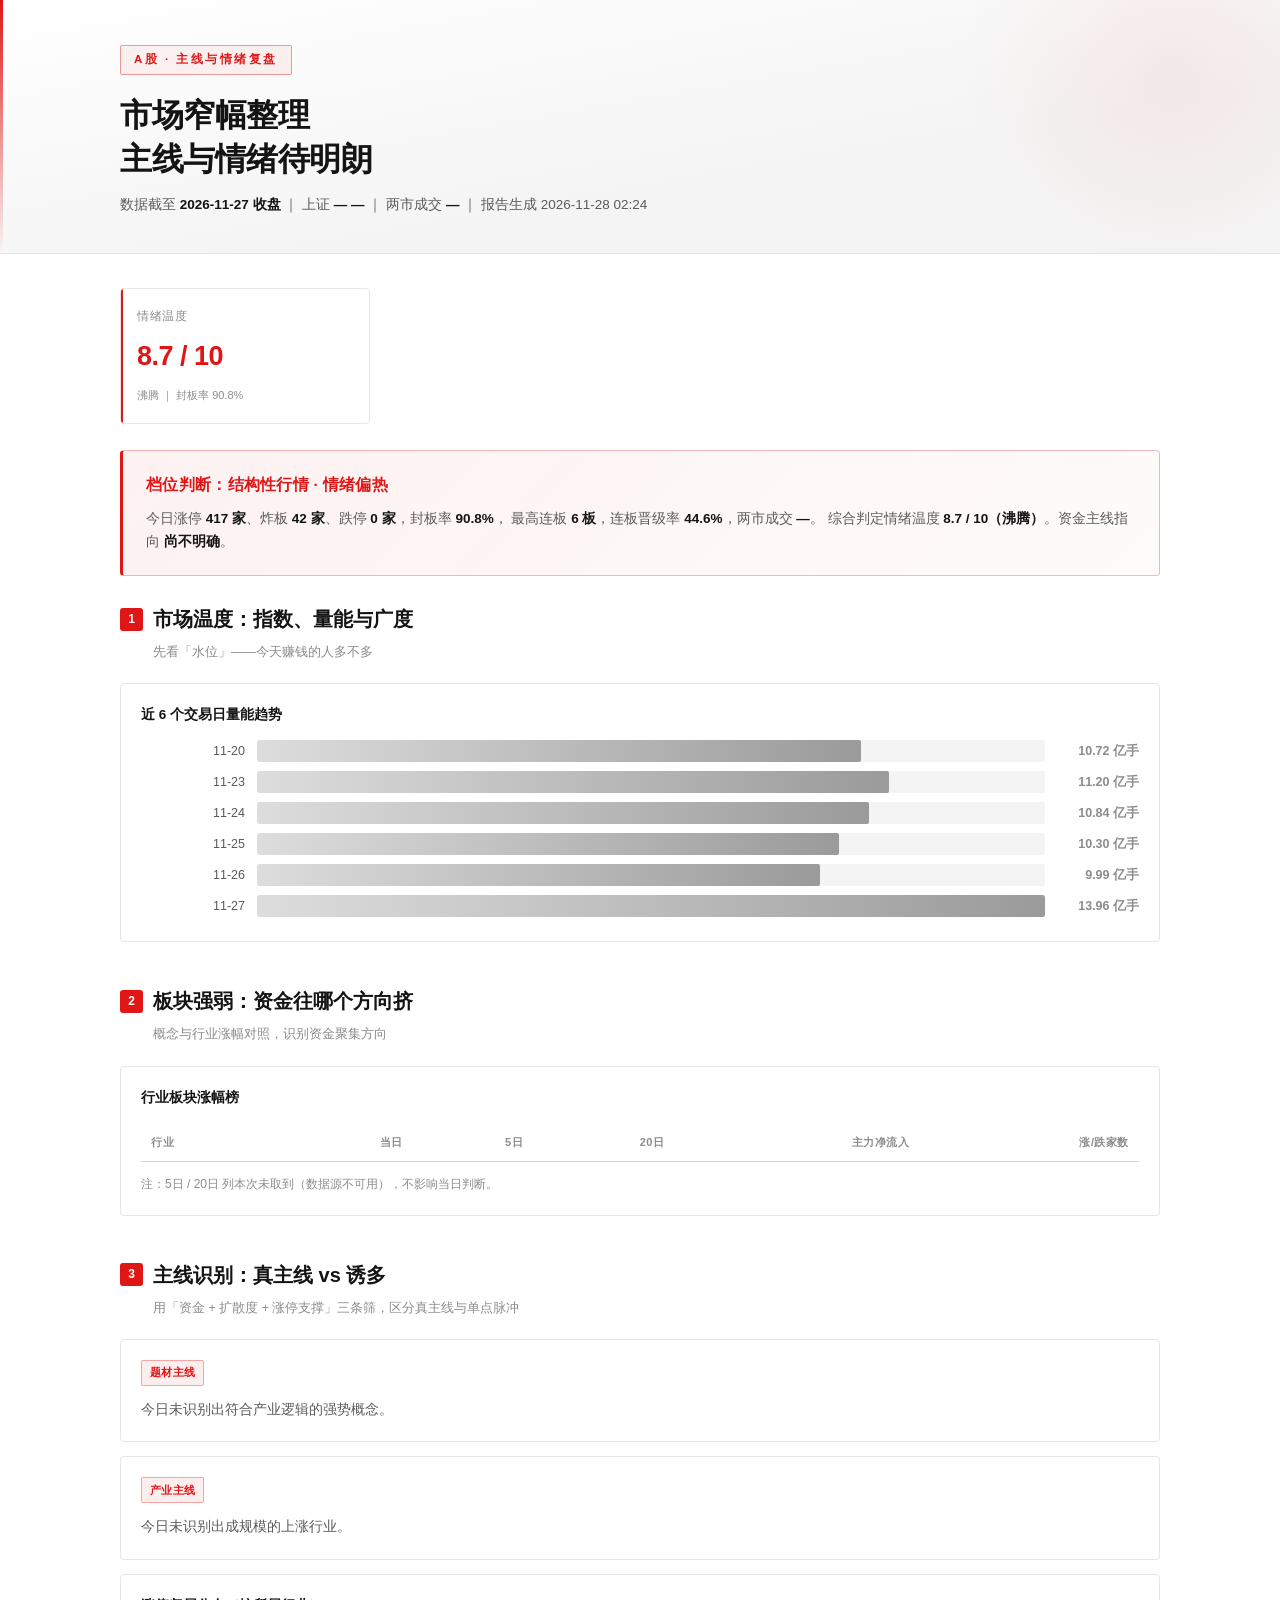
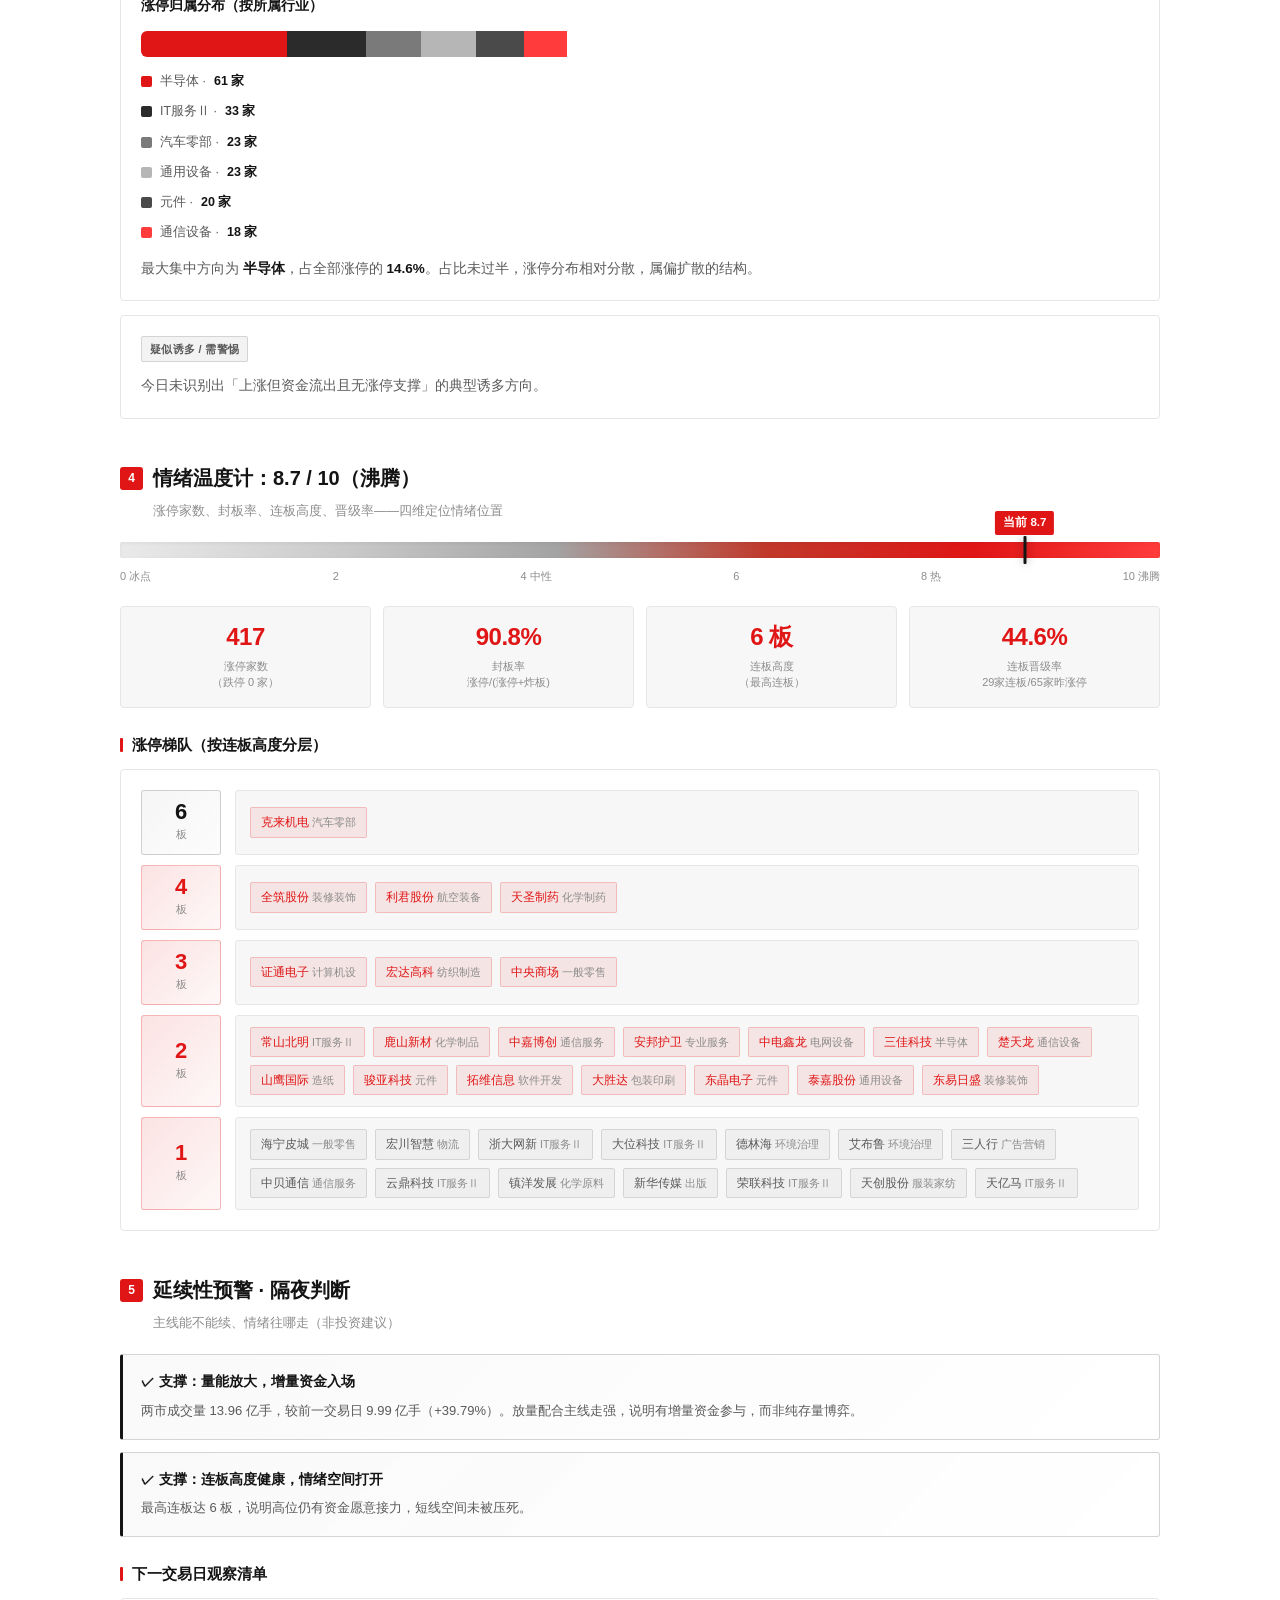
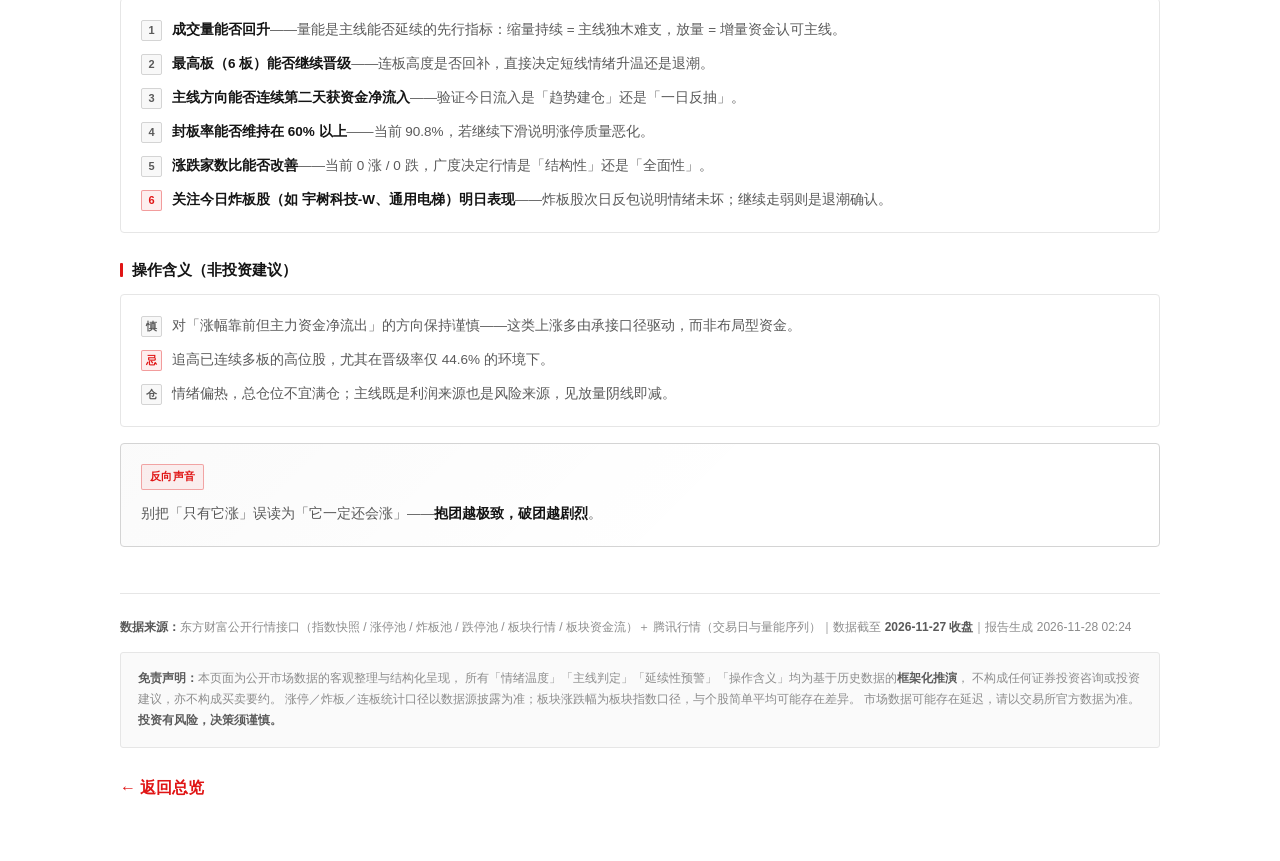
<file: sentiment.html>
<!DOCTYPE html>
<html lang="zh-CN">
<head>
<meta charset="UTF-8">
<meta name="viewport" content="width=device-width, initial-scale=1.0">
<title>A股主线与情绪温度 · 2026-11-27 收盘复盘</title>
<style>/* ============================================================
   A股主线与情绪复盘 — 白底·黑字·红涨配色
   涨 = 红 ｜ 跌 = 灰（不使用绿色）
   ============================================================ */

:root{
  /* 基础：白 */
  --bg:#ffffff;
  --bg2:#f6f6f6;
  --card:#ffffff;
  --card2:#f7f7f7;
  --line:#e6e6e6;
  --line2:#d4d4d4;

  /* 文字：黑 / 灰阶 */
  --txt:#141414;
  --txt2:#5a5a5a;
  --txt3:#8c8c8c;

  /* 涨 = 红 */
  --up:#e01515;
  --up2:#ff3b3b;
  --upbg:rgba(224,21,21,.07);

  /* 跌 = 灰（去绿） */
  --dn:#888888;
  --dn2:#5f5f5f;
  --dnbg:rgba(136,136,136,.10);

  /* 强调 = 红 */
  --acc:#e01515;
  --acc2:#ff3b3b;
  --accbg:rgba(224,21,21,.06);

  /* 中性替代色（原蓝/紫/青统一归灰） */
  --blue:#8c8c8c;
  --purple:#8c8c8c;
  --cyan:#8c8c8c;
}

*{margin:0;padding:0;box-sizing:border-box}

body{
  background:var(--bg); color:var(--txt);
  font-family:-apple-system,BlinkMacSystemFont,"PingFang SC","Microsoft YaHei","Helvetica Neue",sans-serif;
  line-height:1.7; -webkit-font-smoothing:antialiased;
  padding:0 0 60px;
}
.wrap{max-width:1080px;margin:0 auto;padding:0 20px}

/* ---------------- HEADER ---------------- */
header{
  background:linear-gradient(170deg,#ffffff 0%,#f4f4f4 65%);
  border-bottom:1px solid var(--line);
  padding:44px 0 36px; margin-bottom:34px;
  position:relative; overflow:hidden;
}
header::before{
  content:""; position:absolute; left:0; top:0; bottom:0; width:3px;
  background:linear-gradient(180deg,var(--up),transparent);
}
header::after{
  content:""; position:absolute; top:-140px; right:-100px;
  width:420px; height:420px; border-radius:50%;
  background:radial-gradient(circle,rgba(224,21,21,.06),transparent 70%);
}
.tag{
  display:inline-block; font-size:11.5px; letter-spacing:2.5px;
  color:var(--up); border:1px solid rgba(224,21,21,.40);
  background:rgba(224,21,21,.05);
  padding:4px 13px; border-radius:2px; margin-bottom:18px;
  font-weight:600;
}
h1{font-size:32px;font-weight:800;letter-spacing:-.5px;line-height:1.38;margin-bottom:13px;color:var(--txt)}
h1 .em{color:var(--up)}
.sub{color:var(--txt2);font-size:13.5px}
.sub b{color:var(--txt)}

/* ---------------- KPI ---------------- */
.kpis{display:grid;grid-template-columns:repeat(4,1fr);gap:13px;margin:26px 0 8px}
.kpi{
  background:var(--card); border:1px solid var(--line);
  border-radius:4px; padding:18px 16px; position:relative; overflow:hidden;
}
.kpi::before{content:"";position:absolute;left:0;top:0;bottom:0;width:2px;background:var(--line2)}
.kpi.up::before{background:var(--up)}
.kpi.dn::before{background:var(--dn)}
.kpi.ac::before{background:var(--acc)}
.kpi.bl::before{background:var(--blue)}
.kpi .lb{font-size:11.5px;color:var(--txt3);margin-bottom:8px;letter-spacing:.6px}
.kpi .vl{font-size:27px;font-weight:800;letter-spacing:-.5px;font-variant-numeric:tabular-nums}
.kpi .nt{font-size:11px;color:var(--txt3);margin-top:6px}

/* 色彩工具类：涨红 跌灰 */
.c-up{color:var(--up)}
.c-dn{color:var(--dn)}
.c-ac{color:var(--acc)}
.c-bl{color:var(--blue)}
.c-cy{color:var(--cyan)}
.c-pu{color:var(--purple)}

/* ---------------- VERDICT ---------------- */
.verdict{
  background:linear-gradient(135deg,rgba(224,21,21,.06),rgba(224,21,21,.015));
  border:1px solid rgba(224,21,21,.28); border-left:3px solid var(--up);
  border-radius:4px; padding:21px 23px; margin:26px 0;
}
.verdict .t{font-size:15.5px;font-weight:800;color:var(--up);margin-bottom:10px;letter-spacing:.3px}
.verdict p{font-size:13.5px;color:var(--txt2)}
.verdict p b{color:var(--txt)}

/* ---------------- SECTION ---------------- */
section{margin-bottom:42px}
h2{font-size:20px;font-weight:800;margin-bottom:6px;display:flex;align-items:center;gap:10px;color:var(--txt)}
h2 .n{
  font-size:12px;font-weight:800;color:#fff;background:var(--up);
  width:23px;height:23px;border-radius:3px;display:flex;
  align-items:center;justify-content:center;flex:0 0 auto;
}
.h2sub{font-size:12.5px;color:var(--txt3);margin-bottom:20px;padding-left:33px}
h3{font-size:15px;font-weight:700;margin:24px 0 12px;color:var(--txt)}
h3::before{content:"";display:inline-block;width:3px;height:14px;background:var(--up);
  border-radius:1px;margin-right:9px;vertical-align:-2px}

p.body{font-size:13.5px;color:var(--txt2);margin-bottom:14px}
p.body b{color:var(--txt)}
p.body .up{color:var(--up);font-weight:700}
p.body .dn{color:var(--dn);font-weight:700}

/* ---------------- CARD ---------------- */
.card{
  background:var(--card);border:1px solid var(--line);
  border-radius:4px;padding:20px;margin-bottom:14px;
}
.card.hl{border-color:rgba(224,21,21,.28);background:linear-gradient(135deg,rgba(224,21,21,.04),transparent 60%)}
.card.hl2{border-color:var(--line2);background:linear-gradient(135deg,rgba(20,20,20,.02),transparent 60%)}
.card .ct{font-size:13.5px;font-weight:700;margin-bottom:13px;display:flex;align-items:center;gap:8px;flex-wrap:wrap;color:var(--txt)}

/* 徽标 */
.badge{font-size:11px;padding:2.5px 8px;border-radius:2px;font-weight:700;letter-spacing:.3px}
.bg-up{background:var(--upbg);color:var(--up);border:1px solid rgba(224,21,21,.34)}
.bg-dn{background:var(--dnbg);color:var(--dn2);border:1px solid rgba(136,136,136,.30)}
.bg-ac{background:var(--accbg);color:var(--up);border:1px solid rgba(224,21,21,.34)}
.bg-bl{background:rgba(140,140,140,.12);color:var(--dn2);border:1px solid var(--line2)}
.bg-gy{background:rgba(140,140,140,.10);color:var(--txt2);border:1px solid var(--line2)}

/* ---------------- TABLE ---------------- */
table{width:100%;border-collapse:collapse;font-size:13px}
th{
  text-align:left;font-size:11px;color:var(--txt3);font-weight:700;
  padding:10px;border-bottom:1px solid var(--line2);white-space:nowrap;letter-spacing:.5px;
}
td{padding:10px;border-bottom:1px solid var(--line);color:var(--txt2);font-variant-numeric:tabular-nums}
tbody tr:last-child td{border-bottom:none}
tbody tr:hover{background:rgba(20,20,20,.035)}
td.nm{color:var(--txt);font-weight:600}
td.num{text-align:right}
th.num{text-align:right}
.mono{font-variant-numeric:tabular-nums;font-weight:700}

/* ---------------- 条形图 ---------------- */
.bars{display:flex;flex-direction:column;gap:9px;margin:6px 0 4px}
.bar-row{display:grid;grid-template-columns:104px 1fr 82px;gap:12px;align-items:center}
.bar-lb{font-size:12.5px;color:var(--txt2);text-align:right;white-space:nowrap;overflow:hidden;text-overflow:ellipsis}
.bar-track{height:22px;background:rgba(20,20,20,.045);border-radius:2px;position:relative;overflow:hidden}
.bar-fill{height:100%;border-radius:2px;position:relative;transition:width .8s cubic-bezier(.2,.8,.3,1)}
.bar-fill.up{background:linear-gradient(90deg,rgba(224,21,21,.42),var(--up))}
.bar-fill.dn{background:linear-gradient(90deg,rgba(136,136,136,.28),var(--dn))}
.bar-fill.mix{background:linear-gradient(90deg,rgba(20,20,20,.10),rgba(20,20,20,.40))}
.bar-vl{font-size:12.5px;font-weight:700;font-variant-numeric:tabular-nums;text-align:right}

/* ---------------- 涨停梯队 ---------------- */
.ladder{display:flex;flex-direction:column;gap:10px}
.rung{display:grid;grid-template-columns:80px 1fr;gap:14px;align-items:stretch}
.rung-h{
  background:linear-gradient(135deg,rgba(224,21,21,.12),rgba(224,21,21,.03));
  border:1px solid rgba(224,21,21,.26); border-radius:3px;
  display:flex;flex-direction:column;align-items:center;justify-content:center;padding:10px 4px;
}
.rung-h .n{font-size:22px;font-weight:900;color:var(--up);line-height:1}
.rung-h .t{font-size:10.5px;color:var(--txt3);margin-top:3px}
.rung-h.low{
  background:linear-gradient(135deg,rgba(20,20,20,.04),rgba(20,20,20,.01));
  border-color:rgba(20,20,20,.18);
}
.rung-h.low .n{color:var(--txt)}
.rung-b{
  background:var(--card2);border:1px solid var(--line);border-radius:3px;
  padding:11px 14px;display:flex;flex-wrap:wrap;gap:8px;align-items:center;
}
.stk{
  font-size:12px;padding:4px 10px;border-radius:2px;
  background:rgba(224,21,21,.08);color:var(--up);
  border:1px solid rgba(224,21,21,.20);white-space:nowrap;
}
.stk .s{color:var(--txt3);font-size:10.5px;margin-left:3px}
.stk.g{background:rgba(20,20,20,.03);color:var(--txt2);border-color:var(--line2)}
.stk.g .s{color:var(--txt3)}

/* ---------------- 温度计 ---------------- */
.gauge{margin:10px 0 20px}
.gauge-track{
  height:16px;border-radius:2px;position:relative;
  /* 冷 → 热：浅灰 → 中灰 → 暗红 → 亮红 */
  background:linear-gradient(90deg,#eaeaea 0%,#c9c9c9 22%,#a3a3a3 42%,#c0392b 62%,#e01515 82%,#ff3b3b 100%);
  box-shadow:inset 0 1px 4px rgba(0,0,0,.06);
}
.gauge-mark{
  position:absolute;top:-6px;width:3px;height:28px;border-radius:1px;
  background:var(--txt);box-shadow:0 0 8px rgba(20,20,20,.4);
  transform:translateX(-50%);
}
.gauge-mark::after{
  content:attr(data-lb);position:absolute;top:-25px;left:50%;transform:translateX(-50%);
  font-size:11.5px;font-weight:800;background:var(--up);
  padding:2px 8px;border-radius:2px;white-space:nowrap;color:#fff;
}
.gauge-scale{display:flex;justify-content:space-between;font-size:11px;color:var(--txt3);margin-top:9px}

/* ---------------- 四指标 ---------------- */
.mgrid{display:grid;grid-template-columns:repeat(4,1fr);gap:12px}
.mbox{background:var(--card2);border:1px solid var(--line);border-radius:4px;padding:16px 13px;text-align:center}
.mbox .mv{font-size:24px;font-weight:900;letter-spacing:-.5px;font-variant-numeric:tabular-nums;line-height:1.15}
.mbox .ml{font-size:11px;color:var(--txt3);margin-top:7px;line-height:1.5}

/* ---------------- 预警 / 支撑 ---------------- */
.warn{
  background:linear-gradient(135deg,rgba(224,21,21,.06),rgba(224,21,21,.01));
  border:1px solid rgba(224,21,21,.26); border-left:3px solid var(--up);
  border-radius:3px; padding:16px 18px; margin-bottom:12px;
}
.warn .wt{font-size:13.5px;font-weight:800;color:var(--up);margin-bottom:6px}
.warn p{font-size:13px;color:var(--txt2)}
.warn p b{color:var(--txt)}

.ok{
  background:linear-gradient(135deg,rgba(20,20,20,.025),transparent);
  border:1px solid var(--line2); border-left:3px solid var(--txt);
  border-radius:3px; padding:16px 18px; margin-bottom:12px;
}
.ok .wt{font-size:13.5px;font-weight:800;color:var(--txt);margin-bottom:6px}
.ok p{font-size:13px;color:var(--txt2)}
.ok p b{color:var(--txt)}

/* ---------------- 清单 ---------------- */
.ck{list-style:none;display:flex;flex-direction:column;gap:11px}
/* 用 flex 而非 grid：li 里的裸文本节点才能跟随 <b> 正常换行（grid 会把裸文本塞进 24px 窄列导致竖排） */
.ck li{display:flex;gap:10px;font-size:13.5px;
  color:var(--txt2); align-items:flex-start;list-style:none}
.ck li .ic{
  flex:0 0 21px;width:21px;height:21px;border-radius:2px;display:flex;align-items:center;
  justify-content:center;font-size:11px;font-weight:800;margin-top:1px;
  border:1px solid var(--line2);background:rgba(20,20,20,.03);color:var(--txt2);
}
.ck li .ic.r{background:var(--upbg);color:var(--up);border-color:rgba(224,21,21,.38)}
.ck li .ic.g{background:rgba(20,20,20,.05);color:var(--txt);border-color:rgba(20,20,20,.22)}
.ck li .ic.a{background:rgba(20,20,20,.03);color:var(--txt2);border-color:var(--line2)}
.ck li b{color:var(--txt)}

/* ---------------- 图例 ---------------- */
.legend{display:flex;flex-direction:column;gap:9px;font-size:12.5px;color:var(--txt2)}
.legend div{display:flex;align-items:center;gap:8px}
.dot{width:11px;height:11px;border-radius:2px;flex:0 0 auto}

/* ---------------- FOOTER ---------------- */
footer{
  border-top:1px solid var(--line);margin-top:46px;padding-top:22px;
  font-size:12px;color:var(--txt3);line-height:1.85;
}
footer b{color:var(--txt2)}
.disc{
  background:rgba(20,20,20,.02);border:1px solid var(--line);
  border-radius:3px;padding:15px 17px;margin-top:14px;font-size:11.5px;color:var(--txt3);
}

/* ---------------- 响应式 ---------------- */
@media (max-width:760px){
  h1{font-size:23px}
  .kpis{grid-template-columns:repeat(2,1fr)}
  .mgrid{grid-template-columns:repeat(2,1fr)}
  .bar-row{grid-template-columns:78px 1fr 70px}
  .rung{grid-template-columns:64px 1fr}
  .wrap{padding:0 14px}
  table{font-size:12px}
  td,th{padding:8px 6px}
}
</style>
</head>
<body>


<header>
  <div class="wrap">
    <div class="tag">A股 · 主线与情绪复盘</div>
    <h1>市场窄幅整理<br>主线与情绪待明朗</h1>
    <div class="sub">
      数据截至 <b>2026-11-27 收盘</b> ｜ 上证 <b class="">—&nbsp;—</b>
      ｜ 两市成交 <b>—</b> ｜ 报告生成 2026-11-28 02:24
    </div>
  </div>
</header>

<div class="wrap">

  <div class="kpis">
<div class="kpi ac"><div class="lb">情绪温度</div><div class="vl c-ac">8.7 / 10</div><div class="nt">沸腾 ｜ 封板率 90.8%</div></div>
</div>

  
  <div class="verdict">
    <div class="t">档位判断：结构性行情 · 情绪偏热</div>
    <p>
      今日涨停 <b>417 家</b>、炸板 <b>42 家</b>、跌停 <b>0 家</b>，封板率 <b>90.8%</b>，
      最高连板 <b>6 板</b>，连板晋级率 <b>44.6%</b>，两市成交 <b>—</b>。
      综合判定情绪温度 <b>8.7 / 10（沸腾）</b>。资金主线指向 <b>尚不明确</b>。
    </p>
  </div>

  <section>
    <h2><span class="n">1</span>市场温度：指数、量能与广度</h2>
    <div class="h2sub">先看「水位」——今天赚钱的人多不多</div>
    
    <div class="card"><div class="ct">近 6 个交易日量能趋势</div><div class="bars"><div class="bar-row"><div class="bar-lb">11-20</div><div class="bar-track"><div class="bar-fill mix" style="width:76.7%"></div></div><div class="bar-vl" style="color:var(--blue)">10.72 亿手</div></div><div class="bar-row"><div class="bar-lb">11-23</div><div class="bar-track"><div class="bar-fill mix" style="width:80.2%"></div></div><div class="bar-vl" style="color:var(--blue)">11.20 亿手</div></div><div class="bar-row"><div class="bar-lb">11-24</div><div class="bar-track"><div class="bar-fill mix" style="width:77.7%"></div></div><div class="bar-vl" style="color:var(--blue)">10.84 亿手</div></div><div class="bar-row"><div class="bar-lb">11-25</div><div class="bar-track"><div class="bar-fill mix" style="width:73.8%"></div></div><div class="bar-vl" style="color:var(--blue)">10.30 亿手</div></div><div class="bar-row"><div class="bar-lb">11-26</div><div class="bar-track"><div class="bar-fill mix" style="width:71.5%"></div></div><div class="bar-vl" style="color:var(--blue)">9.99 亿手</div></div><div class="bar-row"><div class="bar-lb">11-27</div><div class="bar-track"><div class="bar-fill mix" style="width:100.0%"></div></div><div class="bar-vl" style="color:var(--blue)">13.96 亿手</div></div></div></div>
    
  </section>

  <section>
    <h2><span class="n">2</span>板块强弱：资金往哪个方向挤</h2>
    <div class="h2sub">概念与行业涨幅对照，识别资金聚集方向</div>
    
    
<div class="card">
  <div class="ct">行业板块涨幅榜</div>
  <table>
    <thead><tr><th>行业</th><th class="num">当日</th><th class="num">5日</th>
    <th class="num">20日</th><th class="num">主力净流入</th><th class="num">涨/跌家数</th></tr></thead>
    <tbody></tbody>
  </table>
  <p class="body" style="margin-top:12px;margin-bottom:0;color:var(--txt3);font-size:12px">注：5日 / 20日 列本次未取到（数据源不可用），不影响当日判断。</p>
</div>
  </section>

  <section>
    <h2><span class="n">3</span>主线识别：真主线 vs 诱多</h2>
    <div class="h2sub">用「资金 + 扩散度 + 涨停支撑」三条筛，区分真主线与单点脉冲</div>
    <div class="card"><div class="ct"><span class="badge bg-up">题材主线</span></div><p class="body" style="margin:0">今日未识别出符合产业逻辑的强势概念。</p></div>
    <div class="card"><div class="ct"><span class="badge bg-up">产业主线</span></div><p class="body" style="margin:0">今日未识别出成规模的上涨行业。</p></div>
    
<div class="card">
  <div class="ct">涨停归属分布（按所属行业）</div>
  <div style="display:flex;height:26px;border-radius:6px;overflow:hidden;margin-bottom:14px"><div style="width:14.63%;background:#e01515" title="半导体 61家"></div><div style="width:7.91%;background:#2b2b2b" title="IT服务Ⅱ 33家"></div><div style="width:5.52%;background:#7a7a7a" title="汽车零部 23家"></div><div style="width:5.52%;background:#b6b6b6" title="通用设备 23家"></div><div style="width:4.80%;background:#4a4a4a" title="元件 20家"></div><div style="width:4.32%;background:#ff3b3b" title="通信设备 18家"></div></div>
  <div class="legend"><div><span class="dot" style="background:#e01515"></span>半导体 · <b style="color:#141414">61 家</b></div><div><span class="dot" style="background:#2b2b2b"></span>IT服务Ⅱ · <b style="color:#141414">33 家</b></div><div><span class="dot" style="background:#7a7a7a"></span>汽车零部 · <b style="color:#141414">23 家</b></div><div><span class="dot" style="background:#b6b6b6"></span>通用设备 · <b style="color:#141414">23 家</b></div><div><span class="dot" style="background:#4a4a4a"></span>元件 · <b style="color:#141414">20 家</b></div><div><span class="dot" style="background:#ff3b3b"></span>通信设备 · <b style="color:#141414">18 家</b></div></div>
  <p class="body" style="margin-top:14px;margin-bottom:0">
    最大集中方向为 <b>半导体</b>，占全部涨停的 <b>14.6%</b>。占比未过半，涨停分布相对分散，属偏扩散的结构。
  </p>
</div>
    
<div class="card">
  <div class="ct"><span class="badge bg-gy">疑似诱多 / 需警惕</span></div>
  <p class="body" style="margin:0">今日未识别出「上涨但资金流出且无涨停支撑」的典型诱多方向。</p>
</div>
  </section>

  <section>
    <h2><span class="n">4</span>情绪温度计：8.7 / 10（沸腾）</h2>
    <div class="h2sub">涨停家数、封板率、连板高度、晋级率——四维定位情绪位置</div>
    
    <div class="gauge">
      <div class="gauge-track">
        <div class="gauge-mark" style="left:87.0%" data-lb="当前 8.7"></div>
      </div>
      <div class="gauge-scale">
        <span>0 冰点</span><span>2</span><span>4 中性</span><span>6</span><span>8 热</span><span>10 沸腾</span>
      </div>
    </div>
    
    <div class="mgrid">
      <div class="mbox"><div class="mv c-up">417</div><div class="ml">涨停家数<br>（跌停 0 家）</div></div>
      <div class="mbox"><div class="mv c-up">90.8%</div><div class="ml">封板率<br>涨停/(涨停+炸板)</div></div>
      <div class="mbox"><div class="mv c-ac">6 板</div><div class="ml">连板高度<br>（最高连板）</div></div>
      <div class="mbox"><div class="mv c-up">44.6%</div><div class="ml">连板晋级率<br>29家连板/65家昨涨停</div></div>
    </div>
    <h3>涨停梯队（按连板高度分层）</h3>
    <div class="card"><div class="ladder">
        <div class="rung">
          <div class="rung-h low"><div class="n">6</div><div class="t">板</div></div>
          <div class="rung-b"><span class="stk">克来机电<span class="s">汽车零部</span></span></div>
        </div>
        <div class="rung">
          <div class="rung-h "><div class="n">4</div><div class="t">板</div></div>
          <div class="rung-b"><span class="stk">全筑股份<span class="s">装修装饰</span></span><span class="stk">利君股份<span class="s">航空装备</span></span><span class="stk">天圣制药<span class="s">化学制药</span></span></div>
        </div>
        <div class="rung">
          <div class="rung-h "><div class="n">3</div><div class="t">板</div></div>
          <div class="rung-b"><span class="stk">证通电子<span class="s">计算机设</span></span><span class="stk">宏达高科<span class="s">纺织制造</span></span><span class="stk">中央商场<span class="s">一般零售</span></span></div>
        </div>
        <div class="rung">
          <div class="rung-h "><div class="n">2</div><div class="t">板</div></div>
          <div class="rung-b"><span class="stk">常山北明<span class="s">IT服务Ⅱ</span></span><span class="stk">鹿山新材<span class="s">化学制品</span></span><span class="stk">中嘉博创<span class="s">通信服务</span></span><span class="stk">安邦护卫<span class="s">专业服务</span></span><span class="stk">中电鑫龙<span class="s">电网设备</span></span><span class="stk">三佳科技<span class="s">半导体</span></span><span class="stk">楚天龙<span class="s">通信设备</span></span><span class="stk">山鹰国际<span class="s">造纸</span></span><span class="stk">骏亚科技<span class="s">元件</span></span><span class="stk">拓维信息<span class="s">软件开发</span></span><span class="stk">大胜达<span class="s">包装印刷</span></span><span class="stk">东晶电子<span class="s">元件</span></span><span class="stk">泰嘉股份<span class="s">通用设备</span></span><span class="stk">东易日盛<span class="s">装修装饰</span></span></div>
        </div>
        <div class="rung">
          <div class="rung-h "><div class="n">1</div><div class="t">板</div></div>
          <div class="rung-b"><span class="stk g">海宁皮城<span class="s">一般零售</span></span><span class="stk g">宏川智慧<span class="s">物流</span></span><span class="stk g">浙大网新<span class="s">IT服务Ⅱ</span></span><span class="stk g">大位科技<span class="s">IT服务Ⅱ</span></span><span class="stk g">德林海<span class="s">环境治理</span></span><span class="stk g">艾布鲁<span class="s">环境治理</span></span><span class="stk g">三人行<span class="s">广告营销</span></span><span class="stk g">中贝通信<span class="s">通信服务</span></span><span class="stk g">云鼎科技<span class="s">IT服务Ⅱ</span></span><span class="stk g">镇洋发展<span class="s">化学原料</span></span><span class="stk g">新华传媒<span class="s">出版</span></span><span class="stk g">荣联科技<span class="s">IT服务Ⅱ</span></span><span class="stk g">天创股份<span class="s">服装家纺</span></span><span class="stk g">天亿马<span class="s">IT服务Ⅱ</span></span></div>
        </div></div></div>
  </section>

  <section>
    <h2><span class="n">5</span>延续性预警 · 隔夜判断</h2>
    <div class="h2sub">主线能不能续、情绪往哪走（非投资建议）</div>
    
    
    <div class="ok">
      <div class="wt">✓ 支撑：量能放大，增量资金入场</div>
      <p>两市成交量 13.96 亿手，较前一交易日 9.99 亿手（+39.79%）。放量配合主线走强，说明有增量资金参与，而非纯存量博弈。</p>
    </div>
    <div class="ok">
      <div class="wt">✓ 支撑：连板高度健康，情绪空间打开</div>
      <p>最高连板达 6 板，说明高位仍有资金愿意接力，短线空间未被压死。</p>
    </div>
    <h3>下一交易日观察清单</h3>
    <div class="card"><ul class="ck"><li><span class="ic a">1</span><div><b>成交量能否回升</b>——量能是主线能否延续的先行指标：缩量持续 = 主线独木难支，放量 = 增量资金认可主线。</div></li><li><span class="ic a">2</span><div><b>最高板（6 板）能否继续晋级</b>——连板高度是否回补，直接决定短线情绪升温还是退潮。</div></li><li><span class="ic a">3</span><div><b>主线方向能否连续第二天获资金净流入</b>——验证今日流入是「趋势建仓」还是「一日反抽」。</div></li><li><span class="ic a">4</span><div><b>封板率能否维持在 60% 以上</b>——当前 90.8%，若继续下滑说明涨停质量恶化。</div></li><li><span class="ic a">5</span><div><b>涨跌家数比能否改善</b>——当前 0 涨 / 0 跌，广度决定行情是「结构性」还是「全面性」。</div></li><li><span class="ic r">6</span><div><b>关注今日炸板股（如 宇树科技-W、通用电梯）明日表现</b>——炸板股次日反包说明情绪未坏；继续走弱则是退潮确认。</div></li></ul></div>
    <h3>操作含义（非投资建议）</h3>
    <div class="card"><ul class="ck"><li><span class="ic a">慎</span><div>对「涨幅靠前但主力资金净流出」的方向保持谨慎——这类上涨多由承接口径驱动，而非布局型资金。</div></li><li><span class="ic r">忌</span><div>追高已连续多板的高位股，尤其在晋级率仅 44.6% 的环境下。</div></li><li><span class="ic a">仓</span><div>情绪偏热，总仓位不宜满仓；主线既是利润来源也是风险来源，见放量阴线即减。</div></li></ul></div>
    
    <div class="card hl2" style="margin-top:16px">
      <div class="ct"><span class="badge bg-ac">反向声音</span></div>
      <p class="body" style="margin-bottom:0">别把「只有它涨」误读为「它一定还会涨」——<b>抱团越极致，破团越剧烈</b>。</p>
    </div>
  </section>

  <footer>
    <b>数据来源：</b>东方财富公开行情接口（指数快照 / 涨停池 / 炸板池 / 跌停池 / 板块行情 / 板块资金流）＋
    腾讯行情（交易日与量能序列）｜数据截至 <b>2026-11-27 收盘</b>｜报告生成 2026-11-28 02:24
    <div class="disc">
      <b>免责声明：</b>本页面为公开市场数据的客观整理与结构化呈现，
      所有「情绪温度」「主线判定」「延续性预警」「操作含义」均为基于历史数据的<b>框架化推演</b>，
      不构成任何证券投资咨询或投资建议，亦不构成买卖要约。
      涨停／炸板／连板统计口径以数据源披露为准；板块涨跌幅为板块指数口径，与个股简单平均可能存在差异。
      市场数据可能存在延迟，请以交易所官方数据为准。
      <b>投资有风险，决策须谨慎。</b>
    </div>
  </footer>

</div>
<div class="wrap" style="margin-top:26px"><a href="index.html" style="color:var(--up);font-weight:700;text-decoration:none">← 返回总览</a></div></body>
</html>
</file>
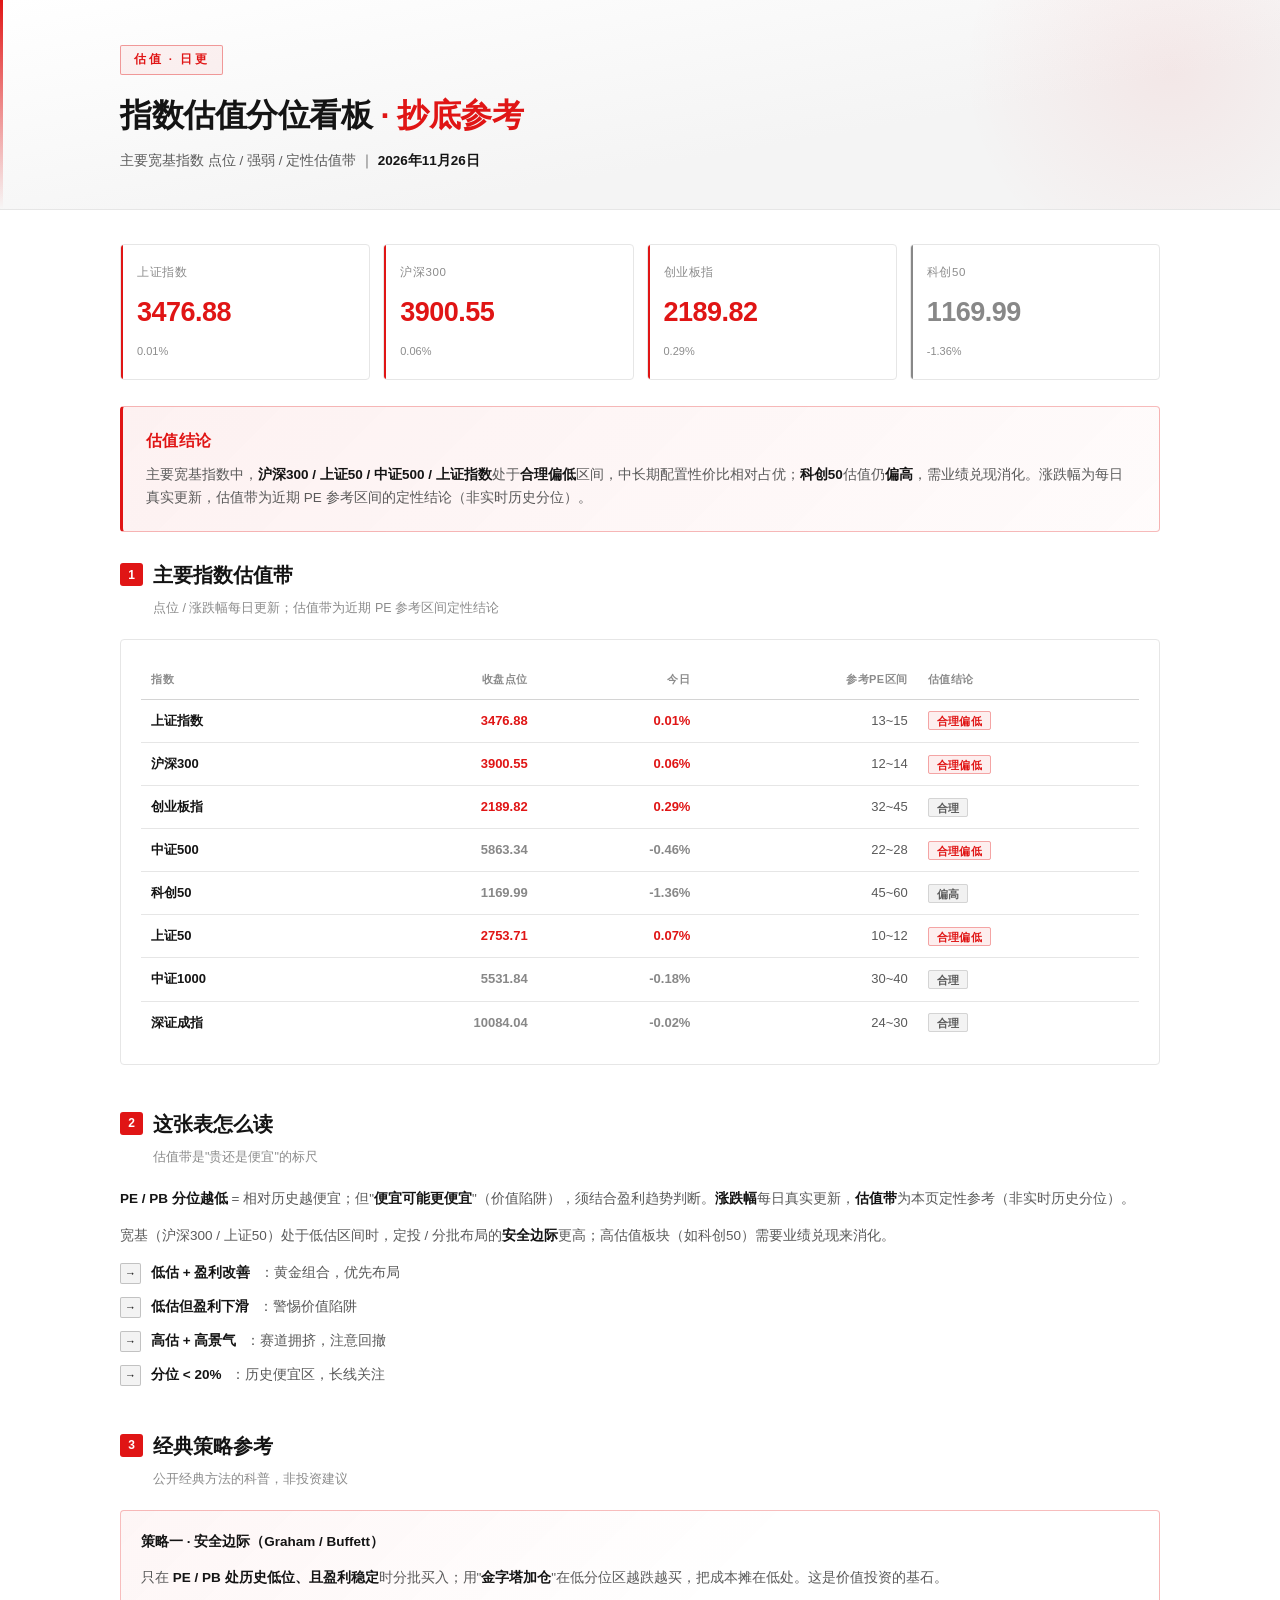
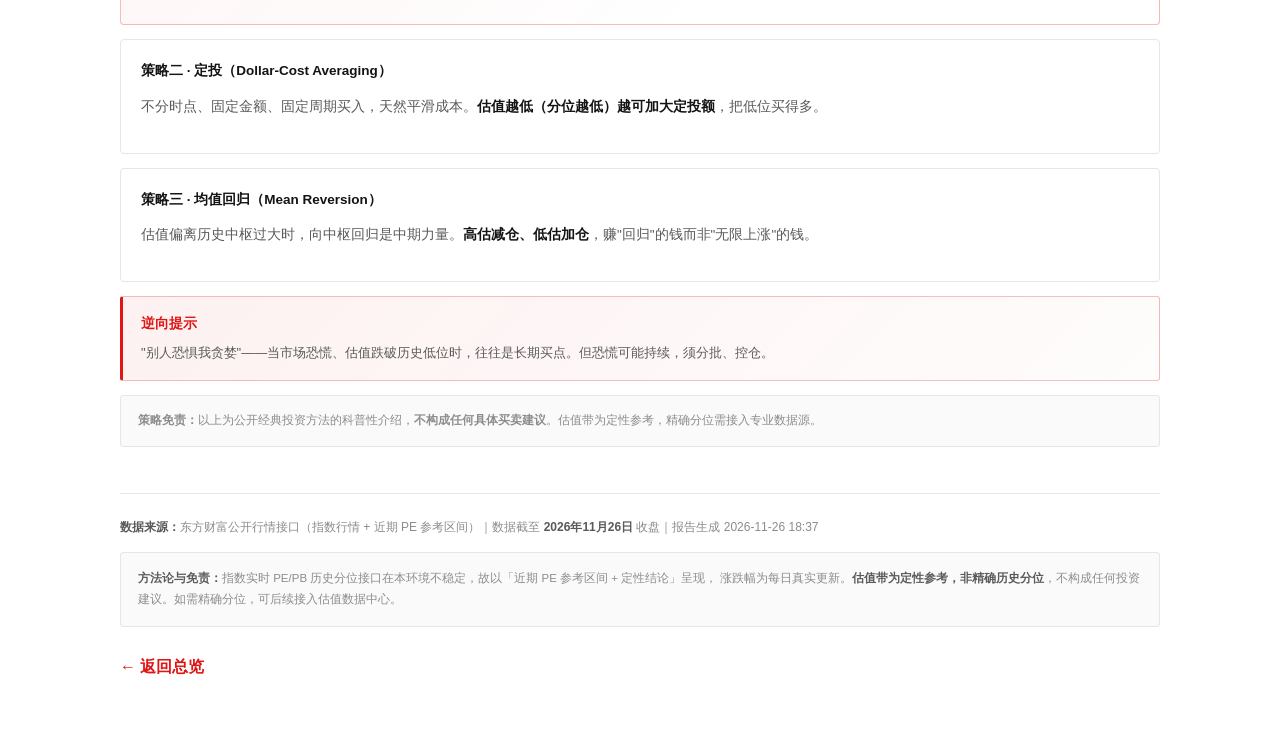
<file: valuation.html>
<!DOCTYPE html>
<html lang="zh-CN">
<head>
<meta charset="UTF-8">
<meta name="viewport" content="width=device-width, initial-scale=1.0">
<title>指数估值分位看板 · 2026年11月26日</title>
<style>/* ============================================================
   A股主线与情绪复盘 — 白底·黑字·红涨配色
   涨 = 红 ｜ 跌 = 灰（不使用绿色）
   ============================================================ */

:root{
  /* 基础：白 */
  --bg:#ffffff;
  --bg2:#f6f6f6;
  --card:#ffffff;
  --card2:#f7f7f7;
  --line:#e6e6e6;
  --line2:#d4d4d4;

  /* 文字：黑 / 灰阶 */
  --txt:#141414;
  --txt2:#5a5a5a;
  --txt3:#8c8c8c;

  /* 涨 = 红 */
  --up:#e01515;
  --up2:#ff3b3b;
  --upbg:rgba(224,21,21,.07);

  /* 跌 = 灰（去绿） */
  --dn:#888888;
  --dn2:#5f5f5f;
  --dnbg:rgba(136,136,136,.10);

  /* 强调 = 红 */
  --acc:#e01515;
  --acc2:#ff3b3b;
  --accbg:rgba(224,21,21,.06);

  /* 中性替代色（原蓝/紫/青统一归灰） */
  --blue:#8c8c8c;
  --purple:#8c8c8c;
  --cyan:#8c8c8c;
}

*{margin:0;padding:0;box-sizing:border-box}

body{
  background:var(--bg); color:var(--txt);
  font-family:-apple-system,BlinkMacSystemFont,"PingFang SC","Microsoft YaHei","Helvetica Neue",sans-serif;
  line-height:1.7; -webkit-font-smoothing:antialiased;
  padding:0 0 60px;
}
.wrap{max-width:1080px;margin:0 auto;padding:0 20px}

/* ---------------- HEADER ---------------- */
header{
  background:linear-gradient(170deg,#ffffff 0%,#f4f4f4 65%);
  border-bottom:1px solid var(--line);
  padding:44px 0 36px; margin-bottom:34px;
  position:relative; overflow:hidden;
}
header::before{
  content:""; position:absolute; left:0; top:0; bottom:0; width:3px;
  background:linear-gradient(180deg,var(--up),transparent);
}
header::after{
  content:""; position:absolute; top:-140px; right:-100px;
  width:420px; height:420px; border-radius:50%;
  background:radial-gradient(circle,rgba(224,21,21,.06),transparent 70%);
}
.tag{
  display:inline-block; font-size:11.5px; letter-spacing:2.5px;
  color:var(--up); border:1px solid rgba(224,21,21,.40);
  background:rgba(224,21,21,.05);
  padding:4px 13px; border-radius:2px; margin-bottom:18px;
  font-weight:600;
}
h1{font-size:32px;font-weight:800;letter-spacing:-.5px;line-height:1.38;margin-bottom:13px;color:var(--txt)}
h1 .em{color:var(--up)}
.sub{color:var(--txt2);font-size:13.5px}
.sub b{color:var(--txt)}

/* ---------------- KPI ---------------- */
.kpis{display:grid;grid-template-columns:repeat(4,1fr);gap:13px;margin:26px 0 8px}
.kpi{
  background:var(--card); border:1px solid var(--line);
  border-radius:4px; padding:18px 16px; position:relative; overflow:hidden;
}
.kpi::before{content:"";position:absolute;left:0;top:0;bottom:0;width:2px;background:var(--line2)}
.kpi.up::before{background:var(--up)}
.kpi.dn::before{background:var(--dn)}
.kpi.ac::before{background:var(--acc)}
.kpi.bl::before{background:var(--blue)}
.kpi .lb{font-size:11.5px;color:var(--txt3);margin-bottom:8px;letter-spacing:.6px}
.kpi .vl{font-size:27px;font-weight:800;letter-spacing:-.5px;font-variant-numeric:tabular-nums}
.kpi .nt{font-size:11px;color:var(--txt3);margin-top:6px}

/* 色彩工具类：涨红 跌灰 */
.c-up{color:var(--up)}
.c-dn{color:var(--dn)}
.c-ac{color:var(--acc)}
.c-bl{color:var(--blue)}
.c-cy{color:var(--cyan)}
.c-pu{color:var(--purple)}

/* ---------------- VERDICT ---------------- */
.verdict{
  background:linear-gradient(135deg,rgba(224,21,21,.06),rgba(224,21,21,.015));
  border:1px solid rgba(224,21,21,.28); border-left:3px solid var(--up);
  border-radius:4px; padding:21px 23px; margin:26px 0;
}
.verdict .t{font-size:15.5px;font-weight:800;color:var(--up);margin-bottom:10px;letter-spacing:.3px}
.verdict p{font-size:13.5px;color:var(--txt2)}
.verdict p b{color:var(--txt)}

/* ---------------- SECTION ---------------- */
section{margin-bottom:42px}
h2{font-size:20px;font-weight:800;margin-bottom:6px;display:flex;align-items:center;gap:10px;color:var(--txt)}
h2 .n{
  font-size:12px;font-weight:800;color:#fff;background:var(--up);
  width:23px;height:23px;border-radius:3px;display:flex;
  align-items:center;justify-content:center;flex:0 0 auto;
}
.h2sub{font-size:12.5px;color:var(--txt3);margin-bottom:20px;padding-left:33px}
h3{font-size:15px;font-weight:700;margin:24px 0 12px;color:var(--txt)}
h3::before{content:"";display:inline-block;width:3px;height:14px;background:var(--up);
  border-radius:1px;margin-right:9px;vertical-align:-2px}

p.body{font-size:13.5px;color:var(--txt2);margin-bottom:14px}
p.body b{color:var(--txt)}
p.body .up{color:var(--up);font-weight:700}
p.body .dn{color:var(--dn);font-weight:700}

/* ---------------- CARD ---------------- */
.card{
  background:var(--card);border:1px solid var(--line);
  border-radius:4px;padding:20px;margin-bottom:14px;
}
.card.hl{border-color:rgba(224,21,21,.28);background:linear-gradient(135deg,rgba(224,21,21,.04),transparent 60%)}
.card.hl2{border-color:var(--line2);background:linear-gradient(135deg,rgba(20,20,20,.02),transparent 60%)}
.card .ct{font-size:13.5px;font-weight:700;margin-bottom:13px;display:flex;align-items:center;gap:8px;flex-wrap:wrap;color:var(--txt)}

/* 徽标 */
.badge{font-size:11px;padding:2.5px 8px;border-radius:2px;font-weight:700;letter-spacing:.3px}
.bg-up{background:var(--upbg);color:var(--up);border:1px solid rgba(224,21,21,.34)}
.bg-dn{background:var(--dnbg);color:var(--dn2);border:1px solid rgba(136,136,136,.30)}
.bg-ac{background:var(--accbg);color:var(--up);border:1px solid rgba(224,21,21,.34)}
.bg-bl{background:rgba(140,140,140,.12);color:var(--dn2);border:1px solid var(--line2)}
.bg-gy{background:rgba(140,140,140,.10);color:var(--txt2);border:1px solid var(--line2)}

/* ---------------- TABLE ---------------- */
table{width:100%;border-collapse:collapse;font-size:13px}
th{
  text-align:left;font-size:11px;color:var(--txt3);font-weight:700;
  padding:10px;border-bottom:1px solid var(--line2);white-space:nowrap;letter-spacing:.5px;
}
td{padding:10px;border-bottom:1px solid var(--line);color:var(--txt2);font-variant-numeric:tabular-nums}
tbody tr:last-child td{border-bottom:none}
tbody tr:hover{background:rgba(20,20,20,.035)}
td.nm{color:var(--txt);font-weight:600}
td.num{text-align:right}
th.num{text-align:right}
.mono{font-variant-numeric:tabular-nums;font-weight:700}

/* ---------------- 条形图 ---------------- */
.bars{display:flex;flex-direction:column;gap:9px;margin:6px 0 4px}
.bar-row{display:grid;grid-template-columns:104px 1fr 82px;gap:12px;align-items:center}
.bar-lb{font-size:12.5px;color:var(--txt2);text-align:right;white-space:nowrap;overflow:hidden;text-overflow:ellipsis}
.bar-track{height:22px;background:rgba(20,20,20,.045);border-radius:2px;position:relative;overflow:hidden}
.bar-fill{height:100%;border-radius:2px;position:relative;transition:width .8s cubic-bezier(.2,.8,.3,1)}
.bar-fill.up{background:linear-gradient(90deg,rgba(224,21,21,.42),var(--up))}
.bar-fill.dn{background:linear-gradient(90deg,rgba(136,136,136,.28),var(--dn))}
.bar-fill.mix{background:linear-gradient(90deg,rgba(20,20,20,.10),rgba(20,20,20,.40))}
.bar-vl{font-size:12.5px;font-weight:700;font-variant-numeric:tabular-nums;text-align:right}

/* ---------------- 涨停梯队 ---------------- */
.ladder{display:flex;flex-direction:column;gap:10px}
.rung{display:grid;grid-template-columns:80px 1fr;gap:14px;align-items:stretch}
.rung-h{
  background:linear-gradient(135deg,rgba(224,21,21,.12),rgba(224,21,21,.03));
  border:1px solid rgba(224,21,21,.26); border-radius:3px;
  display:flex;flex-direction:column;align-items:center;justify-content:center;padding:10px 4px;
}
.rung-h .n{font-size:22px;font-weight:900;color:var(--up);line-height:1}
.rung-h .t{font-size:10.5px;color:var(--txt3);margin-top:3px}
.rung-h.low{
  background:linear-gradient(135deg,rgba(20,20,20,.04),rgba(20,20,20,.01));
  border-color:rgba(20,20,20,.18);
}
.rung-h.low .n{color:var(--txt)}
.rung-b{
  background:var(--card2);border:1px solid var(--line);border-radius:3px;
  padding:11px 14px;display:flex;flex-wrap:wrap;gap:8px;align-items:center;
}
.stk{
  font-size:12px;padding:4px 10px;border-radius:2px;
  background:rgba(224,21,21,.08);color:var(--up);
  border:1px solid rgba(224,21,21,.20);white-space:nowrap;
}
.stk .s{color:var(--txt3);font-size:10.5px;margin-left:3px}
.stk.g{background:rgba(20,20,20,.03);color:var(--txt2);border-color:var(--line2)}
.stk.g .s{color:var(--txt3)}

/* ---------------- 温度计 ---------------- */
.gauge{margin:10px 0 20px}
.gauge-track{
  height:16px;border-radius:2px;position:relative;
  /* 冷 → 热：浅灰 → 中灰 → 暗红 → 亮红 */
  background:linear-gradient(90deg,#eaeaea 0%,#c9c9c9 22%,#a3a3a3 42%,#c0392b 62%,#e01515 82%,#ff3b3b 100%);
  box-shadow:inset 0 1px 4px rgba(0,0,0,.06);
}
.gauge-mark{
  position:absolute;top:-6px;width:3px;height:28px;border-radius:1px;
  background:var(--txt);box-shadow:0 0 8px rgba(20,20,20,.4);
  transform:translateX(-50%);
}
.gauge-mark::after{
  content:attr(data-lb);position:absolute;top:-25px;left:50%;transform:translateX(-50%);
  font-size:11.5px;font-weight:800;background:var(--up);
  padding:2px 8px;border-radius:2px;white-space:nowrap;color:#fff;
}
.gauge-scale{display:flex;justify-content:space-between;font-size:11px;color:var(--txt3);margin-top:9px}

/* ---------------- 四指标 ---------------- */
.mgrid{display:grid;grid-template-columns:repeat(4,1fr);gap:12px}
.mbox{background:var(--card2);border:1px solid var(--line);border-radius:4px;padding:16px 13px;text-align:center}
.mbox .mv{font-size:24px;font-weight:900;letter-spacing:-.5px;font-variant-numeric:tabular-nums;line-height:1.15}
.mbox .ml{font-size:11px;color:var(--txt3);margin-top:7px;line-height:1.5}

/* ---------------- 预警 / 支撑 ---------------- */
.warn{
  background:linear-gradient(135deg,rgba(224,21,21,.06),rgba(224,21,21,.01));
  border:1px solid rgba(224,21,21,.26); border-left:3px solid var(--up);
  border-radius:3px; padding:16px 18px; margin-bottom:12px;
}
.warn .wt{font-size:13.5px;font-weight:800;color:var(--up);margin-bottom:6px}
.warn p{font-size:13px;color:var(--txt2)}
.warn p b{color:var(--txt)}

.ok{
  background:linear-gradient(135deg,rgba(20,20,20,.025),transparent);
  border:1px solid var(--line2); border-left:3px solid var(--txt);
  border-radius:3px; padding:16px 18px; margin-bottom:12px;
}
.ok .wt{font-size:13.5px;font-weight:800;color:var(--txt);margin-bottom:6px}
.ok p{font-size:13px;color:var(--txt2)}
.ok p b{color:var(--txt)}

/* ---------------- 清单 ---------------- */
.ck{list-style:none;display:flex;flex-direction:column;gap:11px}
/* 用 flex 而非 grid：li 里的裸文本节点才能跟随 <b> 正常换行（grid 会把裸文本塞进 24px 窄列导致竖排） */
.ck li{display:flex;gap:10px;font-size:13.5px;
  color:var(--txt2); align-items:flex-start;list-style:none}
.ck li .ic{
  flex:0 0 21px;width:21px;height:21px;border-radius:2px;display:flex;align-items:center;
  justify-content:center;font-size:11px;font-weight:800;margin-top:1px;
  border:1px solid var(--line2);background:rgba(20,20,20,.03);color:var(--txt2);
}
.ck li .ic.r{background:var(--upbg);color:var(--up);border-color:rgba(224,21,21,.38)}
.ck li .ic.g{background:rgba(20,20,20,.05);color:var(--txt);border-color:rgba(20,20,20,.22)}
.ck li .ic.a{background:rgba(20,20,20,.03);color:var(--txt2);border-color:var(--line2)}
.ck li b{color:var(--txt)}

/* ---------------- 图例 ---------------- */
.legend{display:flex;flex-direction:column;gap:9px;font-size:12.5px;color:var(--txt2)}
.legend div{display:flex;align-items:center;gap:8px}
.dot{width:11px;height:11px;border-radius:2px;flex:0 0 auto}

/* ---------------- FOOTER ---------------- */
footer{
  border-top:1px solid var(--line);margin-top:46px;padding-top:22px;
  font-size:12px;color:var(--txt3);line-height:1.85;
}
footer b{color:var(--txt2)}
.disc{
  background:rgba(20,20,20,.02);border:1px solid var(--line);
  border-radius:3px;padding:15px 17px;margin-top:14px;font-size:11.5px;color:var(--txt3);
}

/* ---------------- 响应式 ---------------- */
@media (max-width:760px){
  h1{font-size:23px}
  .kpis{grid-template-columns:repeat(2,1fr)}
  .mgrid{grid-template-columns:repeat(2,1fr)}
  .bar-row{grid-template-columns:78px 1fr 70px}
  .rung{grid-template-columns:64px 1fr}
  .wrap{padding:0 14px}
  table{font-size:12px}
  td,th{padding:8px 6px}
}
</style>
</head>
<body>
<header>
  <div class="wrap">
    <span class="tag">估值 · 日更</span>
    <h1>指数估值分位看板 <span class="em">· 抄底参考</span></h1>
    <div class="sub">主要宽基指数 点位 / 强弱 / 定性估值带 ｜ <b>2026年11月26日</b></div>
  </div>
</header>
<div class="wrap">
  <div class="kpis"><div class="kpi up"><div class="lb">上证指数</div><div class="vl c-up">3476.88</div><div class="nt c-up">0.01%</div></div><div class="kpi up"><div class="lb">沪深300</div><div class="vl c-up">3900.55</div><div class="nt c-up">0.06%</div></div><div class="kpi up"><div class="lb">创业板指</div><div class="vl c-up">2189.82</div><div class="nt c-up">0.29%</div></div><div class="kpi dn"><div class="lb">科创50</div><div class="vl c-dn">1169.99</div><div class="nt c-dn">-1.36%</div></div></div>
  <div class="verdict"><div class="t">估值结论</div><p>主要宽基指数中，<b>沪深300 / 上证50 / 中证500 / 上证指数</b>处于<b class='c-up'>合理偏低</b>区间，中长期配置性价比相对占优；<b>科创50</b>估值仍<b>偏高</b>，需业绩兑现消化。涨跌幅为每日真实更新，估值带为近期 PE 参考区间的定性结论（非实时历史分位）。</p></div>

  <section>
    <h2><span class="n">1</span>主要指数估值带</h2>
    <div class="h2sub">点位 / 涨跌幅每日更新；估值带为近期 PE 参考区间定性结论</div>
    <div class="card">
      <table>
        <thead><tr><th>指数</th><th class="num">收盘点位</th><th class="num">今日</th><th class="num">参考PE区间</th><th>估值结论</th></tr></thead>
        <tbody><tr><td class="nm">上证指数</td><td class="num mono c-up">3476.88</td><td class="num mono c-up">0.01%</td><td class="num">13~15</td><td><span class="badge bg-up">合理偏低</span></td></tr><tr><td class="nm">沪深300</td><td class="num mono c-up">3900.55</td><td class="num mono c-up">0.06%</td><td class="num">12~14</td><td><span class="badge bg-up">合理偏低</span></td></tr><tr><td class="nm">创业板指</td><td class="num mono c-up">2189.82</td><td class="num mono c-up">0.29%</td><td class="num">32~45</td><td><span class="badge bg-gy">合理</span></td></tr><tr><td class="nm">中证500</td><td class="num mono c-dn">5863.34</td><td class="num mono c-dn">-0.46%</td><td class="num">22~28</td><td><span class="badge bg-up">合理偏低</span></td></tr><tr><td class="nm">科创50</td><td class="num mono c-dn">1169.99</td><td class="num mono c-dn">-1.36%</td><td class="num">45~60</td><td><span class="badge bg-bl">偏高</span></td></tr><tr><td class="nm">上证50</td><td class="num mono c-up">2753.71</td><td class="num mono c-up">0.07%</td><td class="num">10~12</td><td><span class="badge bg-up">合理偏低</span></td></tr><tr><td class="nm">中证1000</td><td class="num mono c-dn">5531.84</td><td class="num mono c-dn">-0.18%</td><td class="num">30~40</td><td><span class="badge bg-gy">合理</span></td></tr><tr><td class="nm">深证成指</td><td class="num mono c-dn">10084.04</td><td class="num mono c-dn">-0.02%</td><td class="num">24~30</td><td><span class="badge bg-gy">合理</span></td></tr></tbody>
      </table>
    </div>
  </section>

  <section>
    <h2><span class="n">2</span>这张表怎么读</h2>
    <div class="h2sub">估值带是"贵还是便宜"的标尺</div>
    <p class="body"><b>PE / PB 分位越低</b> = 相对历史越便宜；但"<b>便宜可能更便宜</b>"（价值陷阱），须结合盈利趋势判断。<b>涨跌幅</b>每日真实更新，<b>估值带</b>为本页定性参考（非实时历史分位）。</p>
    <p class="body">宽基（沪深300 / 上证50）处于低估区间时，定投 / 分批布局的<b>安全边际</b>更高；高估值板块（如科创50）需要业绩兑现来消化。</p>
    <ul class="ck">
      <li><span class="ic g">→</span><b>低估 + 盈利改善</b>：黄金组合，优先布局</li>
      <li><span class="ic g">→</span><b>低估但盈利下滑</b>：警惕价值陷阱</li>
      <li><span class="ic g">→</span><b>高估 + 高景气</b>：赛道拥挤，注意回撤</li>
      <li><span class="ic g">→</span><b>分位 &lt; 20%</b>：历史便宜区，长线关注</li>
    </ul>
  </section>

  <section>
    <h2><span class="n">3</span>经典策略参考</h2>
    <div class="h2sub">公开经典方法的科普，非投资建议</div>
    <div class="card hl">
      <div class="ct">策略一 · 安全边际（Graham / Buffett）</div>
      <p class="body">只在 <b>PE / PB 处历史低位、且盈利稳定</b>时分批买入；用"<b>金字塔加仓</b>"在低分位区越跌越买，把成本摊在低处。这是价值投资的基石。</p>
    </div>
    <div class="card">
      <div class="ct">策略二 · 定投（Dollar-Cost Averaging）</div>
      <p class="body">不分时点、固定金额、固定周期买入，天然平滑成本。<b>估值越低（分位越低）越可加大定投额</b>，把低位买得多。</p>
    </div>
    <div class="card">
      <div class="ct">策略三 · 均值回归（Mean Reversion）</div>
      <p class="body">估值偏离历史中枢过大时，向中枢回归是中期力量。<b>高估减仓、低估加仓</b>，赚"回归"的钱而非"无限上涨"的钱。</p>
    </div>
    <div class="warn"><div class="wt">逆向提示</div><p>"别人恐惧我贪婪"——当市场恐慌、估值跌破历史低位时，往往是长期买点。但恐慌可能持续，须分批、控仓。</p></div>
    <div class="disc"><b>策略免责：</b>以上为公开经典投资方法的科普性介绍，<b>不构成任何具体买卖建议</b>。估值带为定性参考，精确分位需接入专业数据源。</div>
  </section>

  <footer>
    <b>数据来源：</b>东方财富公开行情接口（指数行情 + 近期 PE 参考区间）｜数据截至 <b>2026年11月26日</b> 收盘｜报告生成 2026-11-26 18:37
    <div class="disc"><b>方法论与免责：</b>指数实时 PE/PB 历史分位接口在本环境不稳定，故以「近期 PE 参考区间 + 定性结论」呈现，
    涨跌幅为每日真实更新。<b>估值带为定性参考，非精确历史分位</b>，不构成任何投资建议。如需精确分位，可后续接入估值数据中心。</div>
  </footer>
</div>
<div class="wrap" style="margin-top:26px"><a href="index.html" style="color:var(--up);font-weight:700;text-decoration:none">← 返回总览</a></div></body>
</html>
</file>
